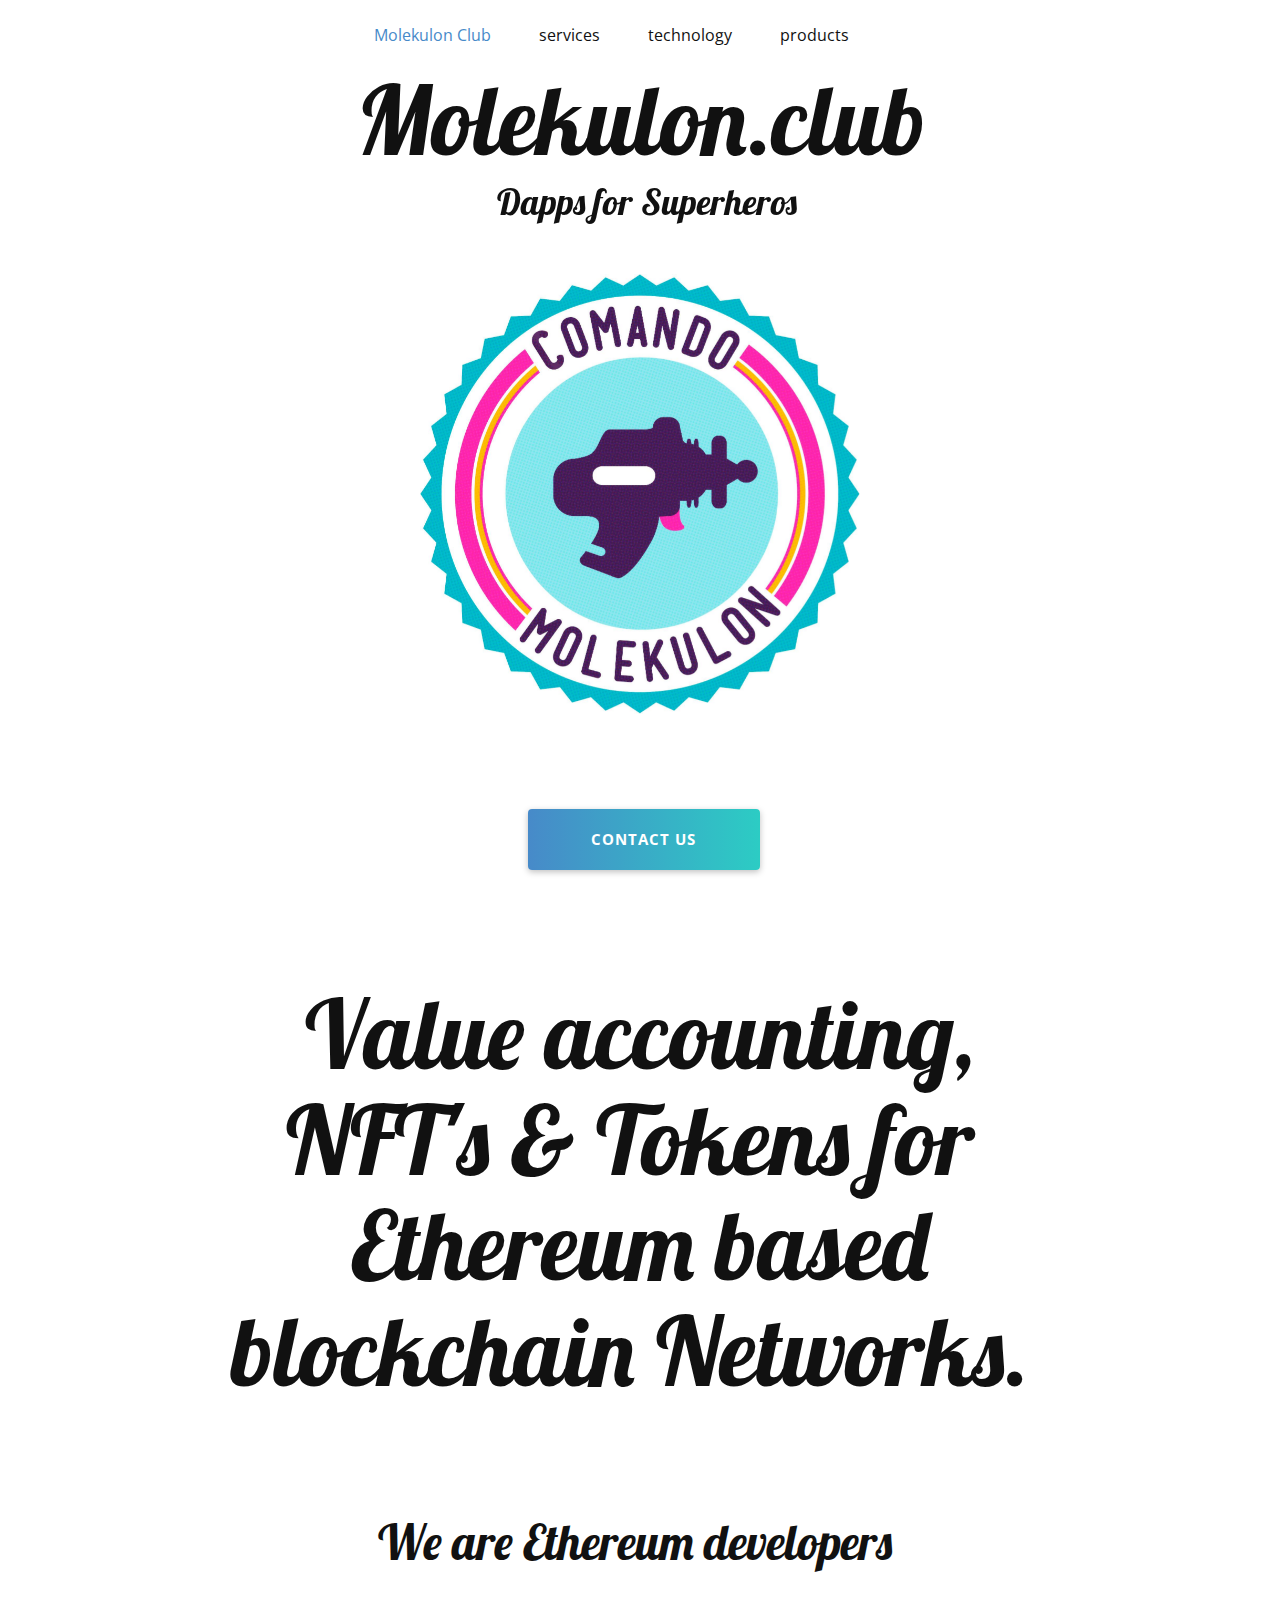
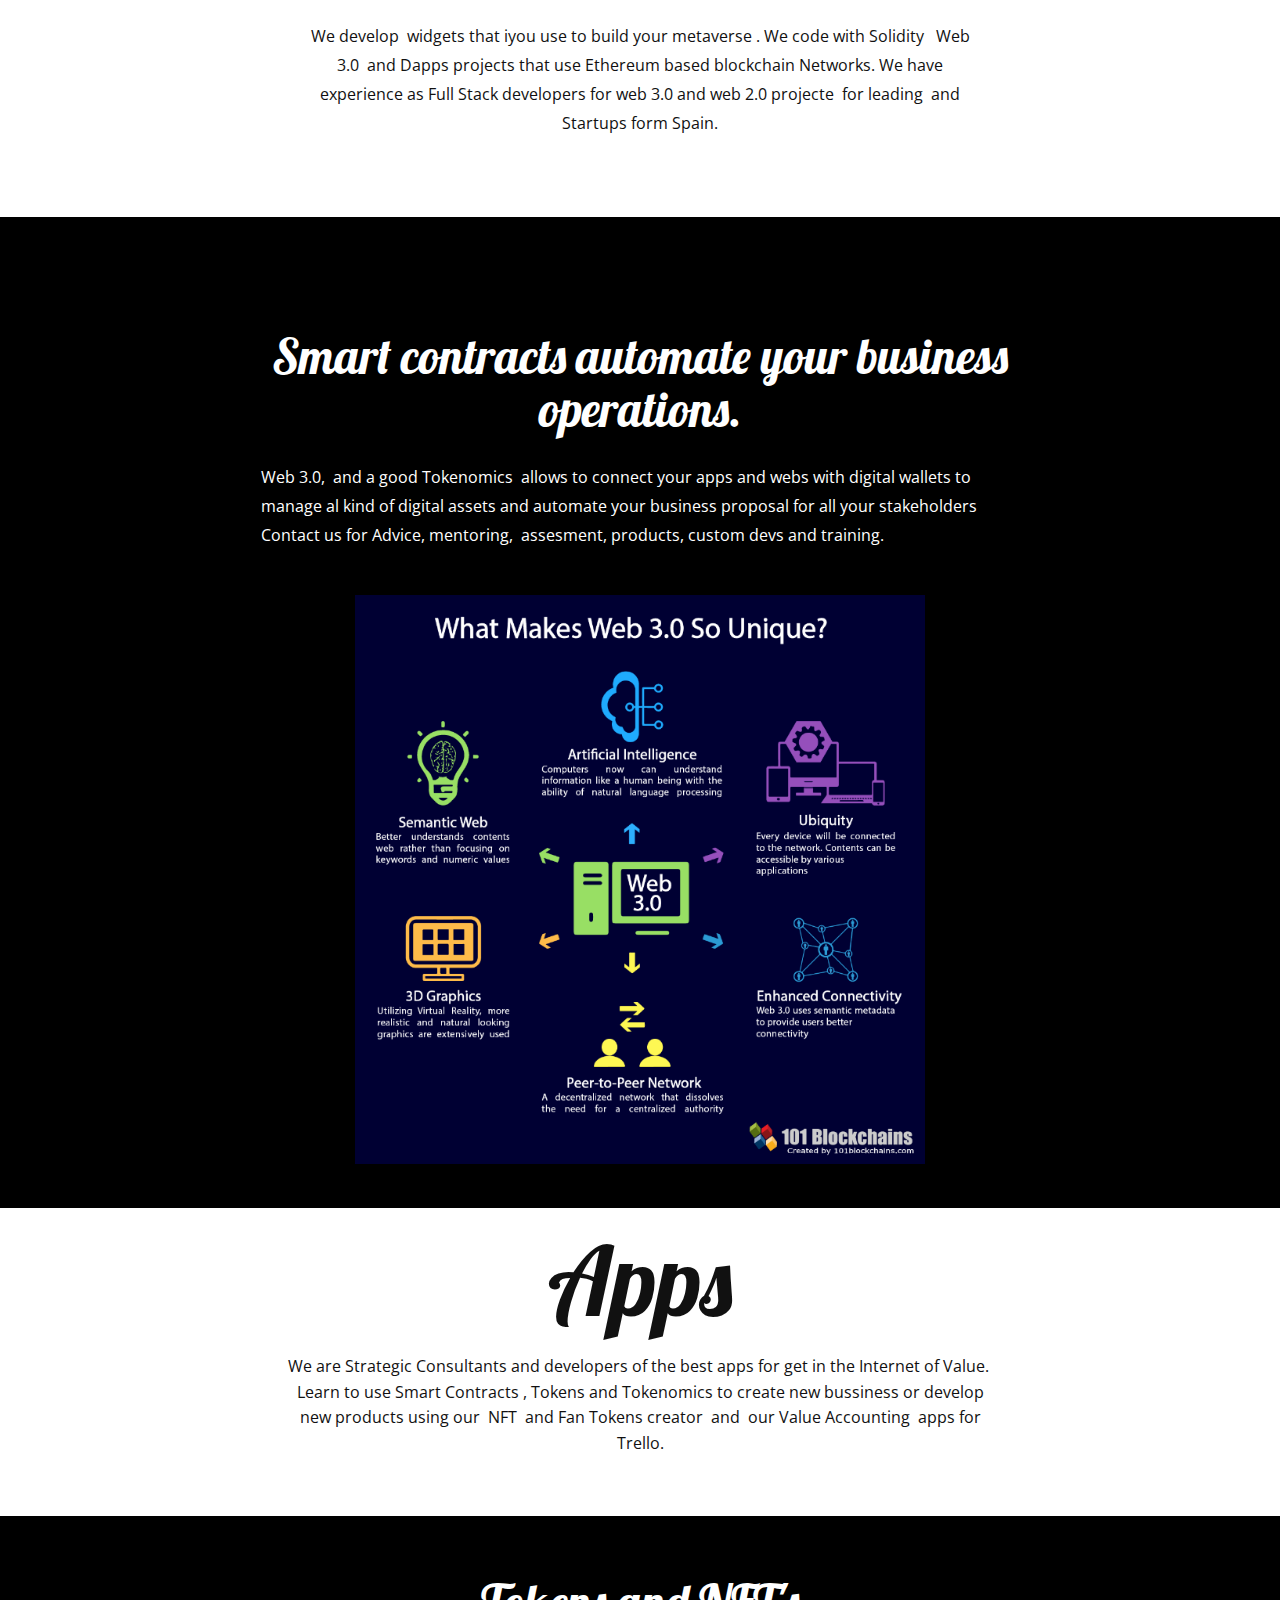
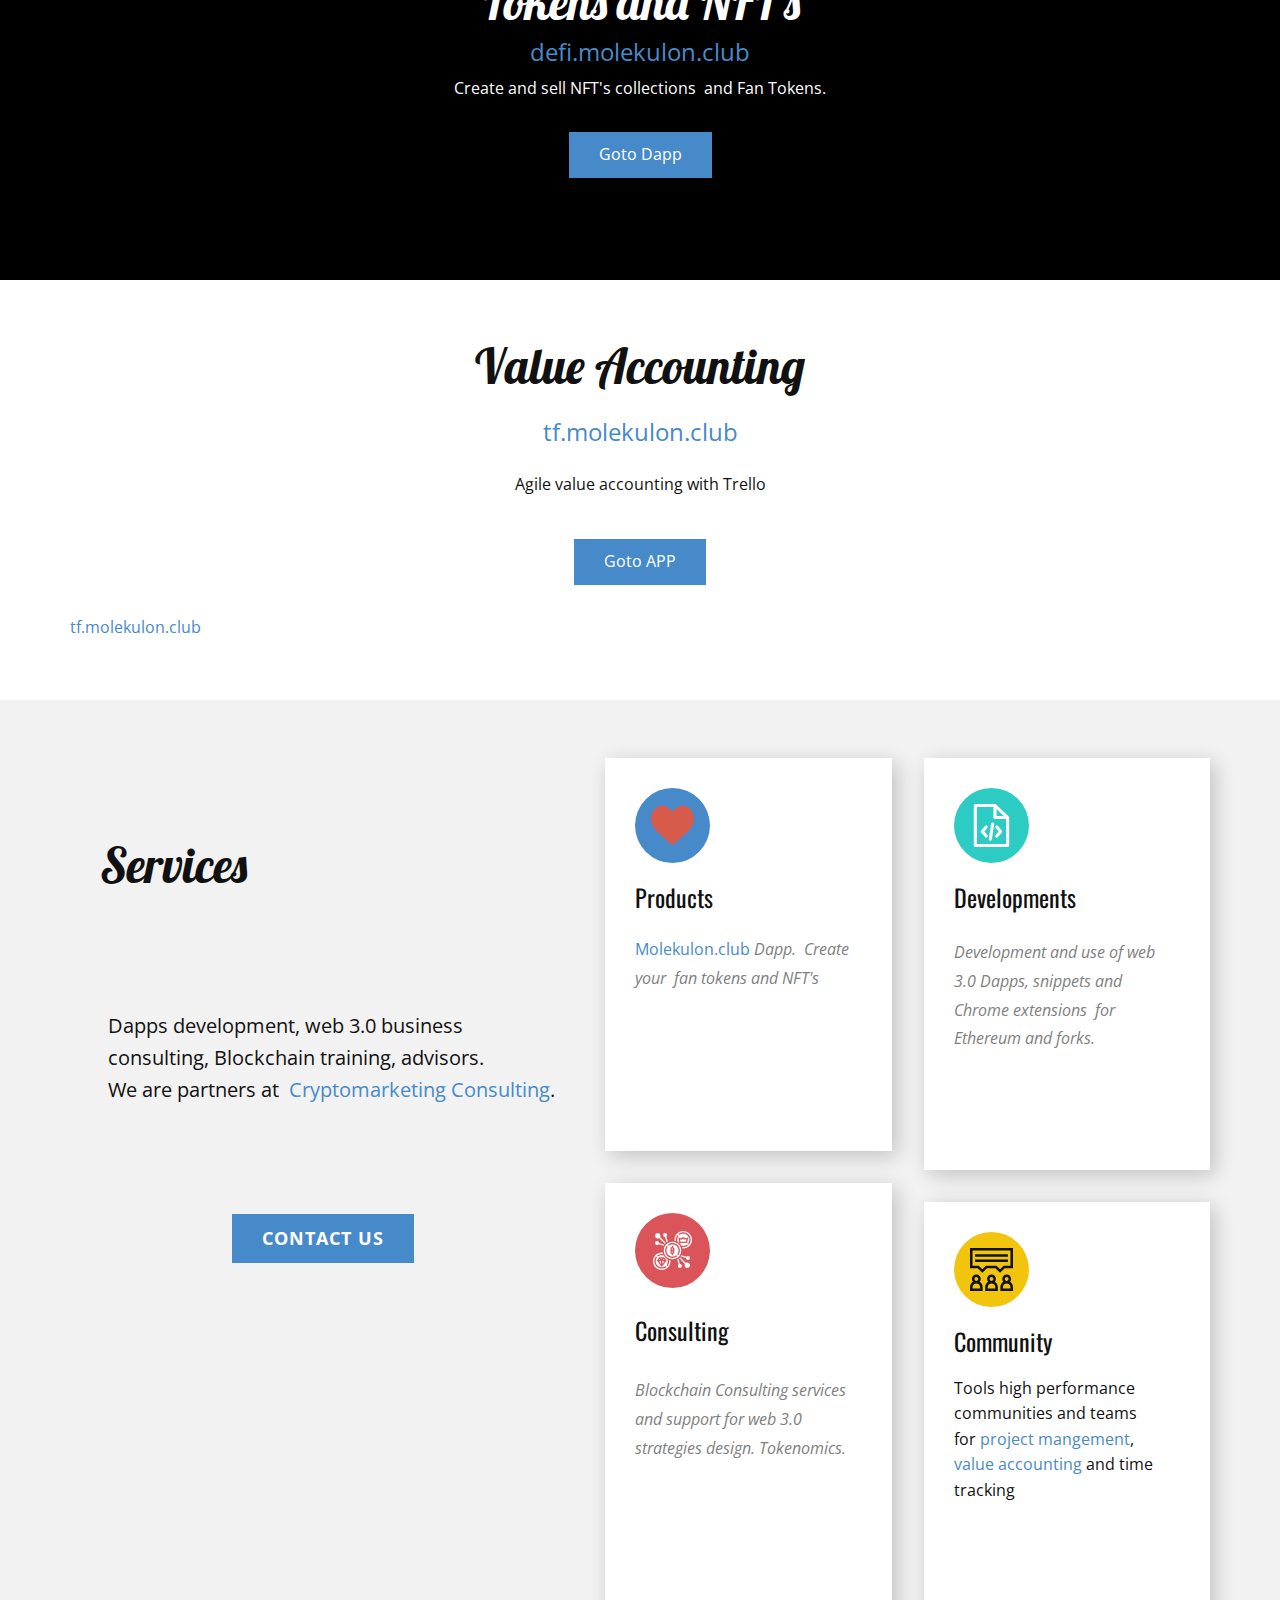
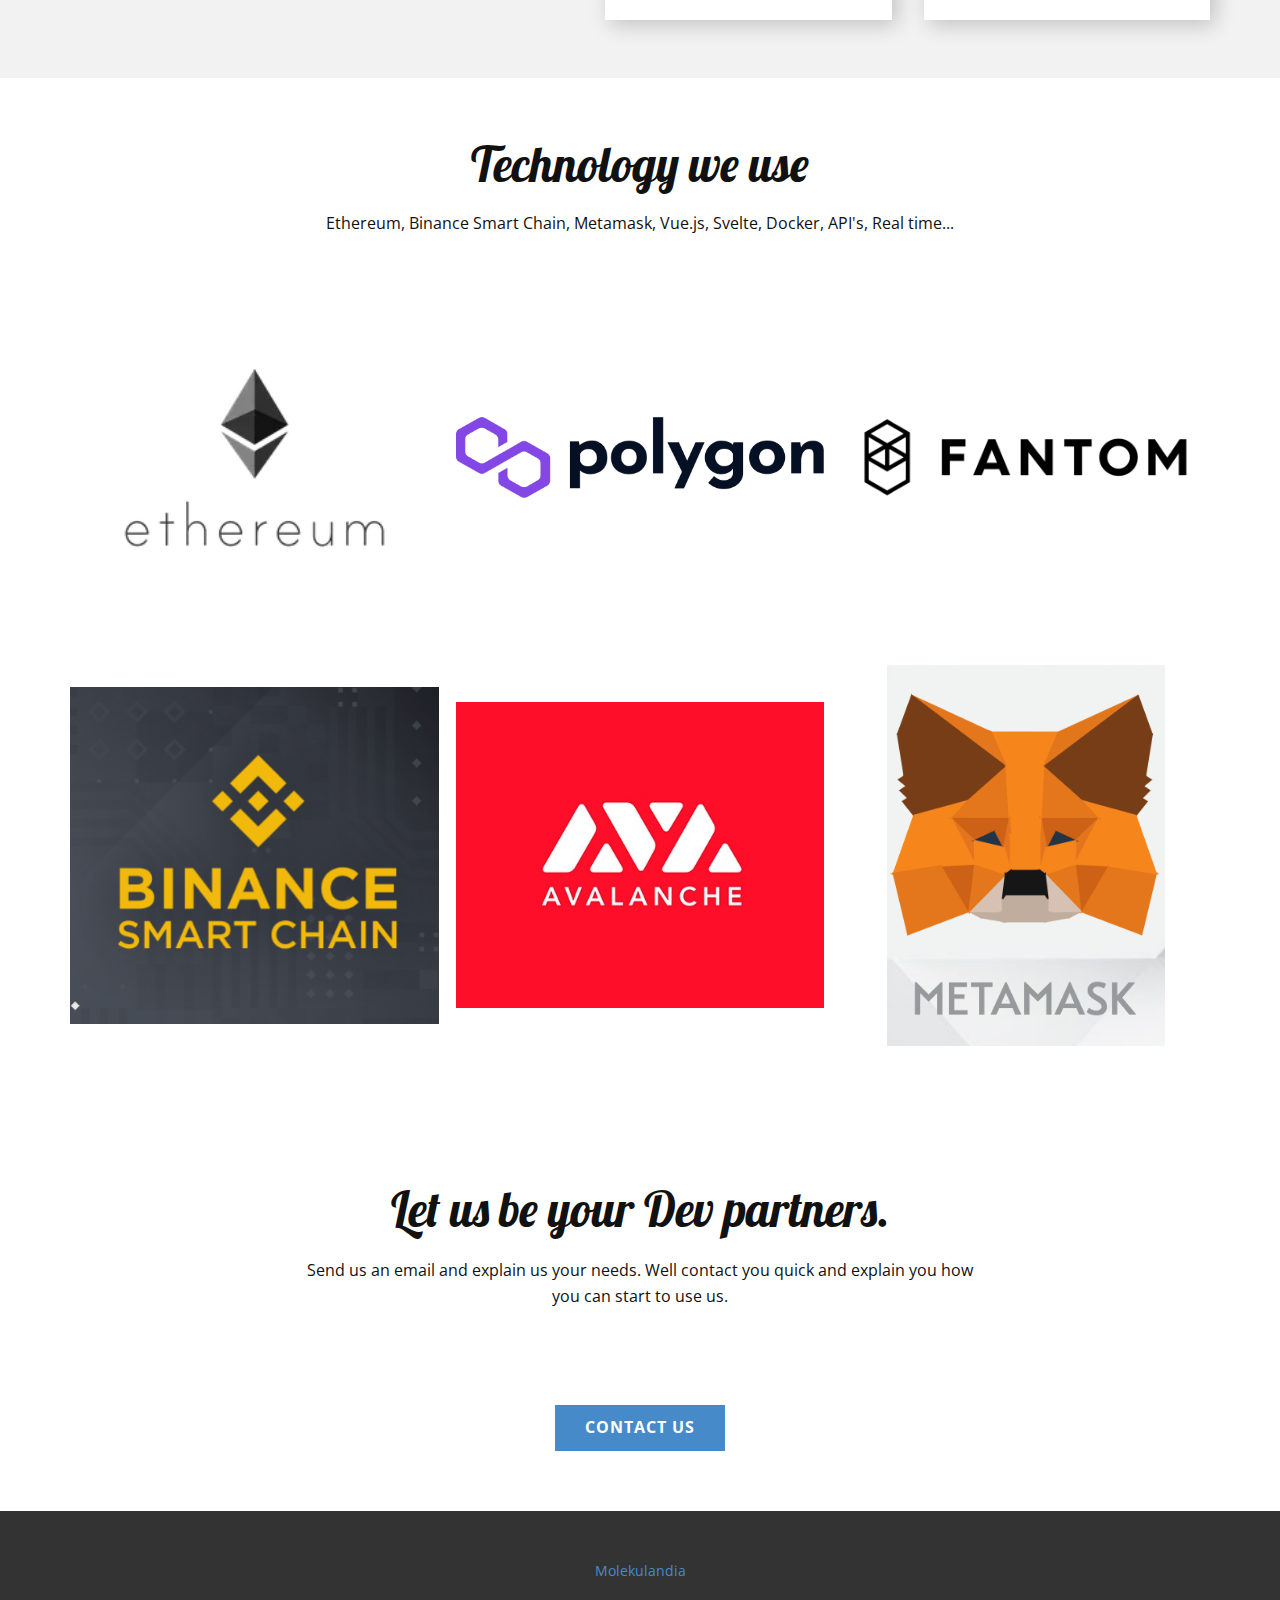
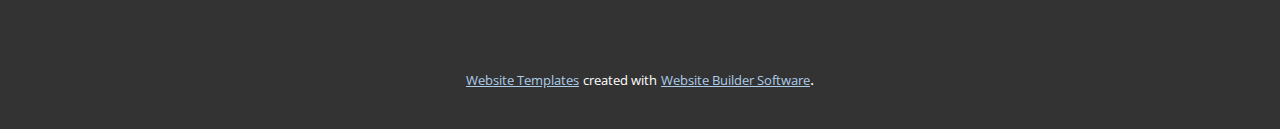
<file: index.html>
<!DOCTYPE html>
<html style="font-size: 16px;" lang="en">
  <head>
    <meta name="viewport" content="width=device-width, initial-scale=1.0">
    <meta charset="utf-8">
    <meta name="keywords" content="Molekulon3, Web30, blockchain, dev,developers,ethereum,erc20,erc721,nft,cyptomarketing,binance,metamask,walletconnect, solidity, html,css">
    <meta name="description" content="We are Blockchain developers">
    <meta name="page_type" content="np-template-header-footer-from-plugin">
    <title>Molekulon Club</title>
    <link rel="stylesheet" href="nicepage.css" media="screen">
<link rel="stylesheet" href="Molekulon-Club.css" media="screen">
    <script class="u-script" type="text/javascript" src="jquery.js" defer=""></script>
    <script class="u-script" type="text/javascript" src="nicepage.js" defer=""></script>
    <meta name="generator" content="Nicepage 3.17.5, nicepage.com">
    <link rel="icon" href="images/favicon.jpg">
    <link id="u-theme-google-font" rel="stylesheet" href="https://fonts.googleapis.com/css?family=Roboto:100,100i,300,300i,400,400i,500,500i,700,700i,900,900i|Open+Sans:300,300i,400,400i,600,600i,700,700i,800,800i">
    <link id="u-page-google-font" rel="stylesheet" href="https://fonts.googleapis.com/css?family=Lobster:400|Lobster:400|Oswald:200,300,400,500,600,700">
    
    
    
    
    
    
    
    
    
    
    <script type="application/ld+json">{
		"@context": "http://schema.org",
		"@type": "Organization",
		"name": "Molekulon Club"
}</script>
    <meta property="og:title" content="Molekulon Club">
    <meta property="og:type" content="website">
    <meta property="og:description" content="We are Blockchain developers">
    <meta name="theme-color" content="#478ac9">
  </head>
  <body data-home-page="Molekulon-Club.html" data-home-page-title="Molekulon Club" class="u-body"><header class="u-align-center u-clearfix u-header u-white u-header" id="sec-0f94"><div class="u-clearfix u-sheet u-sheet-1">
        <nav class="u-menu u-menu-dropdown u-offcanvas u-menu-1">
          <div class="menu-collapse" style="font-size: 1rem; letter-spacing: 0px;">
            <a class="u-button-style u-custom-left-right-menu-spacing u-custom-padding-bottom u-custom-top-bottom-menu-spacing u-nav-link u-text-active-palette-1-base u-text-hover-palette-2-base" href="#">
              <svg><use xmlns:xlink="http://www.w3.org/1999/xlink" xlink:href="#menu-hamburger"></use></svg>
              <svg version="1.1" xmlns="http://www.w3.org/2000/svg" xmlns:xlink="http://www.w3.org/1999/xlink"><defs><symbol id="menu-hamburger" viewBox="0 0 16 16" style="width: 16px; height: 16px;"><rect y="1" width="16" height="2"></rect><rect y="7" width="16" height="2"></rect><rect y="13" width="16" height="2"></rect>
</symbol>
</defs></svg>
            </a>
          </div>
          <div class="u-custom-menu u-nav-container">
            <ul class="u-nav u-unstyled u-nav-1"><li class="u-nav-item"><a class="u-button-style u-nav-link u-text-active-palette-1-base u-text-hover-palette-2-base" href="Molekulon-Club.html" style="padding: 10px 24px;">Molekulon Club</a>
</li><li class="u-nav-item"><a class="u-button-style u-nav-link u-text-active-palette-1-base u-text-hover-palette-2-base" href="#carousel_6379" style="padding: 10px 24px;">services</a>
</li><li class="u-nav-item"><a class="u-button-style u-nav-link u-text-active-palette-1-base u-text-hover-palette-2-base" href="#sec-e9dd" style="padding: 10px 24px;">technology</a>
</li><li class="u-nav-item"><a class="u-button-style u-nav-link u-text-active-palette-1-base u-text-hover-palette-2-base" href="Molekulon-Club.html#productos" data-page-id="81972" style="padding: 10px 24px;">products</a>
</li></ul>
          </div>
          <div class="u-custom-menu u-nav-container-collapse">
            <div class="u-black u-container-style u-inner-container-layout u-opacity u-opacity-95 u-sidenav">
              <div class="u-sidenav-overflow">
                <div class="u-menu-close"></div>
                <ul class="u-align-center u-nav u-popupmenu-items u-unstyled u-nav-2"><li class="u-nav-item"><a class="u-button-style u-nav-link" href="Molekulon-Club.html" style="padding: 10px 24px;">Molekulon Club</a>
</li><li class="u-nav-item"><a class="u-button-style u-nav-link" href="#carousel_6379" style="padding: 10px 24px;">services</a>
</li><li class="u-nav-item"><a class="u-button-style u-nav-link" href="#sec-e9dd" style="padding: 10px 24px;">technology</a>
</li><li class="u-nav-item"><a class="u-button-style u-nav-link" href="Molekulon-Club.html#productos" data-page-id="81972" style="padding: 10px 24px;">products</a>
</li></ul>
              </div>
            </div>
            <div class="u-black u-menu-overlay u-opacity u-opacity-70"></div>
          </div>
        </nav>
        <h1 class="u-custom-font u-text u-text-1" data-animation-name="lightSpeedIn" data-animation-duration="1000" data-animation-delay="0" data-animation-direction="">Molekulon.club</h1>
        <p class="u-custom-font u-text u-text-2">Dapps for Superheros</p>
        <img src="images/logocomandopablo.jpg" alt="" class="u-image u-image-contain u-image-default u-image-1" data-image-width="1675" data-image-height="1675" data-animation-name="rotateIn" data-animation-duration="1000" data-animation-delay="0" data-animation-direction="">
        <a href="mailto:molekulandia@gmail.com?subject=Molekulon3%20BLockchain%20developers%20message" class="u-btn u-btn-round u-button-style u-gradient u-none u-radius-4 u-text-body-alt-color u-btn-1"> contact us</a>
      </div></header>
    <section class="u-clearfix u-section-1" id="sec-a73a">
      <div class="u-clearfix u-sheet u-valign-middle-sm u-valign-middle-xs u-sheet-1">
        <h1 class="u-align-center u-custom-font u-font-lobster u-text u-title u-text-1">Value accounting, NFT's &amp; Tokens for&nbsp; Ethereum based blockchain Networks.&nbsp;</h1>
      </div>
    </section>
    <section class="u-align-center u-clearfix u-section-2" id="sec-ed38">
      <div class="u-clearfix u-sheet u-sheet-1">
        <h1 class="u-custom-font u-text u-text-1">We are Ethereum developers&nbsp;</h1>
        <p class="u-text u-text-2">We develop&nbsp; widgets that iyou use to build your metaverse . We code with Solidity&nbsp; &nbsp;Web 3.0&nbsp; and Dapps projects that use Ethereum based blockchain Networks. We have experience as Full Stack developers for web 3.0 and web 2.0 projecte&nbsp; for leading&nbsp; and Startups form Spain.</p>
      </div>
    </section>
    <section class="u-align-center u-black u-clearfix u-section-3" id="sec-be6b">
      <div class="u-clearfix u-sheet u-sheet-1">
        <h1 class="u-align-center u-custom-font u-text u-text-1">Smart contracts automate your business operations.</h1>
        <p class="u-align-left u-text u-text-2">Web 3.0,&nbsp; and a good Tokenomics&nbsp; allows to connect your apps and webs with digital wallets to manage al kind of digital assets and automate your business proposal for all your stakeholders<br>Contact us for Advice, mentoring,&nbsp; assesment, products, custom devs and training.&nbsp;
        </p>
        <img src="images/ScreenShot2020-10-08at14.36.52.png" alt="" class="u-image u-image-contain u-image-default u-image-1" data-image-width="728" data-image-height="727">
      </div>
    </section>
    <section class="u-clearfix u-section-4" id="productos">
      <div class="u-clearfix u-sheet u-sheet-1">
        <h1 class="u-align-center u-custom-font u-font-lobster u-text u-title u-text-1">Apps</h1>
        <p class="u-align-center u-text u-text-2">We are Strategic Consultants and developers of the best apps for get in the Internet of Value.&nbsp;<br>Learn to use Smart Contracts , Tokens and Tokenomics to create new bussiness or develop new products using our&nbsp; NFT&nbsp; and Fan Tokens creator&nbsp; and&nbsp; our Value Accounting&nbsp; apps for Trello.
        </p>
      </div>
    </section>
    <section class="u-align-center u-black u-clearfix u-section-5" id="sec-7011">
      <div class="u-align-center u-clearfix u-sheet u-sheet-1">
        <h2 class="u-custom-font u-text u-text-1">Tokens and NFT's</h2>
        <p class="u-text u-text-2">
          <a href="https://tf.molekulon.club/" c="" class="u-active-none u-border-none u-btn u-button-link u-button-style u-hover-none u-none u-text-palette-1-base u-btn-1">defi.mole​kulon.club<span style="font-size: 1.25rem;"></span>
          </a>
        </p>
        <p class="u-text u-text-3">Create and sell NFT's collections&nbsp; and Fan Tokens.</p>
        <a href="https://defi.molekulon.club" class="u-btn u-button-style u-palette-1-base u-btn-2" target="_blank">Goto Dapp</a>
      </div>
    </section>
    <section class="u-align-center u-clearfix u-white u-section-6" id="carousel_b81e">
      <div class="u-align-center u-clearfix u-sheet u-sheet-1">
        <h2 class="u-custom-font u-text u-text-1">Value Accounting</h2>
        <p class="u-text u-text-2">
          <a href="https://tf.mole​kulon.club" class="u-active-none u-border-none u-btn u-button-link u-button-style u-hover-none u-none u-text-palette-1-base u-btn-1">tf.mole​kulon.club</a>
        </p>
        <p class="u-text u-text-3">Agile value accounting with Trello</p>
        <a href="https://tf.molekulon.club" class="u-btn u-button-style u-palette-1-base u-btn-2" target="_blank">Goto APP</a>
        <a href="https://tf.mole​kulon.club" class="u-active-none u-border-none u-btn u-button-link u-button-style u-hover-none u-none u-text-palette-1-base u-btn-3">tf.mole​kulon.club</a>
      </div>
    </section>
    <section class="u-align-left u-clearfix u-grey-5 u-section-7" id="carousel_6379">
      <div class="u-clearfix u-sheet u-valign-middle-lg u-valign-middle-xl u-sheet-1">
        <div class="u-align-left u-container-style u-expanded-width-md u-expanded-width-sm u-expanded-width-xs u-group u-group-1">
          <div class="u-container-layout u-container-layout-1">
            <h1 class="u-custom-font u-text u-text-1">Services</h1>
            <p class="u-text u-text-2">Dapps development, web 3.0 business consulting, Blockchain training, advisors.<br>We are partners at&nbsp; <a href="https://cryptomarketing.es/english" class="u-active-none u-border-none u-btn u-button-link u-button-style u-hover-none u-none u-text-palette-1-base u-btn-1">Cryptomarketing Consulting</a>.
            </p>
            <a href="mailto:molekulandia@gmail.com?subject=%5BMolekulon3%5D%20Mail%20for%20founders" class="u-border-0 u-btn u-button-style u-hover-palette-1-dark-1 u-palette-1-base u-btn-2">contact us</a>
          </div>
        </div>
        <div class="u-clearfix u-expanded-width-md u-expanded-width-sm u-expanded-width-xs u-gutter-32 u-layout-wrap u-layout-wrap-1">
          <div class="u-gutter-0 u-layout">
            <div class="u-layout-row">
              <div class="u-size-30">
                <div class="u-layout-col">
                  <div class="u-align-left u-container-style u-layout-cell u-left-cell u-size-30 u-white u-layout-cell-1">
                    <div class="u-container-layout u-valign-top u-container-layout-2"><span class="u-icon u-icon-circle u-palette-1-base u-spacing-16 u-icon-1"><svg class="u-svg-link" preserveAspectRatio="xMidYMin slice" viewBox="0 0 50 50" style=""><use xmlns:xlink="http://www.w3.org/1999/xlink" xlink:href="#svg-19f0"></use></svg><svg xmlns="http://www.w3.org/2000/svg" xmlns:xlink="http://www.w3.org/1999/xlink" version="1.1" xml:space="preserve" class="u-svg-content" viewBox="0 0 50 50" x="0px" y="0px" id="svg-19f0" style=""><path style="fill:currentColor;" d="M24.85,10.126c2.018-4.783,6.628-8.125,11.99-8.125c7.223,0,12.425,6.179,13.079,13.543
	c0,0,0.353,1.828-0.424,5.119c-1.058,4.482-3.545,8.464-6.898,11.503L24.85,48L7.402,32.165c-3.353-3.038-5.84-7.021-6.898-11.503
	c-0.777-3.291-0.424-5.119-0.424-5.119C0.734,8.179,5.936,2,13.159,2C18.522,2,22.832,5.343,24.85,10.126z"></path></svg></span>
                      <h4 class="u-custom-font u-font-oswald u-text u-text-3">Products</h4>
                      <p class="u-text u-text-grey-50 u-text-4">
                        <a href="defi.molekulon.club" class="u-active-none u-border-none u-btn u-button-link u-button-style u-hover-none u-none u-text-palette-1-base u-btn-3">Molekulon.club</a>&nbsp;Dapp.&nbsp; Create your&nbsp; fan tokens and NFT's<br>
                        <br>
                      </p>
                    </div>
                  </div>
                  <div class="u-align-left u-container-style u-layout-cell u-left-cell u-size-30 u-white u-layout-cell-2">
                    <div class="u-container-layout u-valign-top u-container-layout-3"><span class="u-icon u-icon-circle u-palette-2-base u-spacing-16 u-icon-2"><svg class="u-svg-link" preserveAspectRatio="xMidYMin slice" viewBox="0 0 64 64" style=""><use xmlns:xlink="http://www.w3.org/1999/xlink" xlink:href="#svg-1129"></use></svg><svg xmlns="http://www.w3.org/2000/svg" xmlns:xlink="http://www.w3.org/1999/xlink" version="1.1" xml:space="preserve" class="u-svg-content" viewBox="0 0 64 64" id="svg-1129"><path d="m17 44h-2l1 1.333z"></path><path d="m13 44.667-1 1.333h2z"></path><path d="m26.82 46.059c.116.639.18 1.287.18 1.941 0 2.536-.885 5.011-2.491 6.97l-1.547-1.269c1.314-1.602 2.038-3.627 2.038-5.701 0-1.045-.191-2.071-.551-3.06-2.224-1.303-4.079-3.157-5.383-5.379-2.96-1.074-6.356-.501-8.767 1.477l-1.268-1.547c2.47-2.024 5.787-2.83 8.921-2.279-.256-.688-.476-1.393-.63-2.124-.465-.053-.911-.088-1.322-.088-7.168 0-13 5.832-13 13s5.832 13 13 13 13-5.832 13-13c0-.412-.036-.857-.088-1.323-.719-.151-1.414-.367-2.092-.618zm-14.32-4.059h7l3.75 5-7.25 9.667-7.25-9.667zm3.5 17c-6.065 0-11-4.935-11-11 0-2.536.885-5.011 2.491-6.97l1.547 1.269c-1.314 1.602-2.038 3.627-2.038 5.701 0 4.962 4.037 9 9 9 2.074 0 4.099-.724 5.701-2.038l1.268 1.547c-1.959 1.606-4.434 2.491-6.969 2.491z"></path><path d="m32 33h-1v2h1c.552 0 1-.449 1-1s-.448-1-1-1z"></path><path d="m17 52 3-4h-3z"></path><path d="m19 44.667-1 1.333h2z"></path><path d="m15 52v-4h-3z"></path><path d="m37.18 17.941c-.116-.639-.18-1.287-.18-1.941 0-2.536.885-5.011 2.491-6.97l1.547 1.269c-1.314 1.602-2.038 3.627-2.038 5.701 0 1.045.191 2.071.551 3.06.937.549 1.807 1.196 2.601 1.929l-1.398-8.385 4.521 1.293 2.721-2.177 2.724 2.178 4.526-1.293-1.399 8.395h-11.683c1.084 1.002 2.019 2.159 2.77 3.44 2.959 1.073 6.356.5 8.767-1.477l1.268 1.547c-1.959 1.605-4.434 2.49-6.969 2.49-.654 0-1.302-.064-1.941-.18.251.678.467 1.372.618 2.092.466.053.912.088 1.323.088 7.168 0 13-5.832 13-13s-5.832-13-13-13-13 5.832-13 13c0 .412.036.857.088 1.323.719.151 1.414.367 2.092.618zm10.82-12.941c6.065 0 11 4.935 11 11 0 2.536-.885 5.011-2.491 6.97l-1.547-1.269c1.314-1.602 2.038-3.627 2.038-5.701 0-4.962-4.037-9-9-9-2.074 0-4.099.724-5.701 2.038l-1.268-1.547c1.959-1.606 4.434-2.491 6.969-2.491z"></path><path d="m45 32c0-7.168-5.832-13-13-13s-13 5.832-13 13 5.832 13 13 13 13-5.832 13-13zm-13 11c-6.065 0-11-4.935-11-11 0-2.536.885-5.011 2.491-6.97l1.547 1.269c-1.314 1.602-2.038 3.627-2.038 5.701 0 4.962 4.037 9 9 9 2.074 0 4.099-.724 5.701-2.038l1.268 1.547c-1.959 1.606-4.434 2.491-6.969 2.491zm3-13c0 .768-.29 1.469-.766 2 .476.531.766 1.232.766 2 0 1.302-.839 2.402-2 2.816v2.184h-2v-2h-2v-10h2v-2h2v2.184c1.161.414 2 1.514 2 2.816zm3.962 7.701c1.314-1.602 2.038-3.627 2.038-5.701 0-4.962-4.037-9-9-9-2.074 0-4.099.724-5.701 2.038l-1.268-1.547c1.959-1.606 4.434-2.491 6.969-2.491 6.065 0 11 4.935 11 11 0 2.536-.885 5.011-2.491 6.97z"></path><path d="m32 29h-1v2h1c.552 0 1-.449 1-1s-.448-1-1-1z"></path><path d="m52.754 15.396-2.478.707-2.28-1.822-2.277 1.823-2.473-.708.601 3.604h8.306z"></path><path d="m54 50c-.74 0-1.424.215-2.019.567l-8.701-8.701c-.44.502-.912.974-1.414 1.414l8.701 8.701c-.352.595-.567 1.279-.567 2.019 0 2.206 1.794 4 4 4s4-1.794 4-4-1.794-4-4-4z"></path><path d="m55 40c-.984 0-1.851.482-2.398 1.216l-7.322-2.253c-.322.613-.689 1.197-1.09 1.757l7.823 2.407c.068 1.594 1.376 2.873 2.987 2.873 1.654 0 3-1.346 3-3s-1.346-3-3-3z"></path><path d="m43.127 52.013-2.407-7.824c-.56.401-1.144.768-1.757 1.091l2.253 7.323c-.734.547-1.216 1.413-1.216 2.397 0 1.654 1.346 3 3 3s3-1.346 3-3c0-1.611-1.279-2.919-2.873-2.987z"></path><path d="m10 14c.74 0 1.424-.215 2.019-.567l8.701 8.701c.44-.502.912-.974 1.414-1.414l-8.701-8.701c.352-.595.567-1.279.567-2.019 0-2.206-1.794-4-4-4s-4 1.794-4 4 1.794 4 4 4z"></path><path d="m9 24c.984 0 1.851-.482 2.398-1.216l7.323 2.253c.322-.613.689-1.197 1.09-1.757l-7.824-2.407c-.068-1.594-1.376-2.873-2.987-2.873-1.654 0-3 1.346-3 3s1.346 3 3 3z"></path><path d="m20.872 11.987 2.408 7.824c.56-.401 1.144-.768 1.757-1.091l-2.253-7.322c.734-.547 1.216-1.414 1.216-2.398 0-1.654-1.346-3-3-3s-3 1.346-3 3c0 1.611 1.278 2.919 2.872 2.987z"></path></svg></span>
                      <h4 class="u-custom-font u-font-oswald u-text u-text-5">Consulting</h4>
                      <p class="u-text u-text-grey-50 u-text-6">Blockchain Consulting services and support for web 3.0 strategies design. Tokenomics.</p>
                    </div>
                  </div>
                </div>
              </div>
              <div class="u-size-30">
                <div class="u-layout-col">
                  <div class="u-align-left u-container-style u-layout-cell u-right-cell u-size-30 u-white u-layout-cell-3">
                    <div class="u-container-layout u-container-layout-4"><span class="u-icon u-icon-circle u-palette-4-base u-spacing-16 u-icon-3"><svg class="u-svg-link" preserveAspectRatio="xMidYMin slice" viewBox="0 0 512 512" style=""><use xmlns:xlink="http://www.w3.org/1999/xlink" xlink:href="#svg-9e4f"></use></svg><svg xmlns="http://www.w3.org/2000/svg" xmlns:xlink="http://www.w3.org/1999/xlink" version="1.1" xml:space="preserve" class="u-svg-content" viewBox="0 0 512 512" x="0px" y="0px" id="svg-9e4f" style="enable-background:new 0 0 512 512;"><g><g><path d="M460.943,147.656L310.318,5.089C306.859,1.822,302.291,0,297.53,0H63.845C53.574,0,45.249,8.325,45.249,18.596v474.809    c0,10.271,8.325,18.596,18.596,18.596h384.31c10.271,0,18.596-8.325,18.596-18.596V161.162    C466.751,156.055,464.649,151.17,460.943,147.656z M429.559,474.809H82.441V37.191h207.689l139.43,131.973V474.809z"></path>
</g>
</g><g><g><path d="M379.332,316.566l-45.249-53.927c-6.595-7.86-18.323-8.901-26.201-2.287c-7.86,6.601-8.889,18.329-2.287,26.201    l35.22,41.97l-35.214,41.97c-6.608,7.872-5.579,19.606,2.287,26.201c3.49,2.926,7.73,4.351,11.945,4.351    c5.306,0,10.581-2.256,14.25-6.645l45.249-53.927C385.141,333.562,385.141,323.477,379.332,316.566z"></path>
</g>
</g><g><g><path d="M206.405,370.493l-35.226-41.97l35.22-41.964c6.601-7.872,5.579-19.606-2.293-26.201    c-7.866-6.602-19.594-5.573-26.201,2.287l-45.249,53.927c-5.802,6.911-5.802,16.996,0,23.908l45.249,53.927    c3.682,4.382,8.951,6.639,14.257,6.639c4.221,0,8.461-1.426,11.951-4.351C211.978,390.093,213.007,378.366,206.405,370.493z"></path>
</g>
</g><g><g><path d="M272.426,220.259c-10.066-1.531-19.631,5.442-21.174,15.596l-27.274,179.758c-1.543,10.159,5.442,19.637,15.596,21.174    c0.948,0.143,1.884,0.211,2.814,0.211c9.037,0,16.959-6.595,18.36-15.806l27.274-179.758    C289.565,231.28,282.579,221.803,272.426,220.259z"></path>
</g>
</g><g><g><path d="M316.126,142.567V18.596h-37.191v142.567c0,10.271,8.325,18.596,18.596,18.596h150.625v-37.191H316.126z"></path>
</g>
</g></svg></span>
                      <h4 class="u-custom-font u-font-oswald u-text u-text-7">Developments</h4>
                      <p class="u-text u-text-grey-50 u-text-8">Development and use of web&nbsp; 3.0 Dapps, snippets and Chrome extensions&nbsp; for&nbsp; Ethereum and forks.</p>
                    </div>
                  </div>
                  <div class="u-align-left u-container-style u-layout-cell u-right-cell u-size-30 u-white u-layout-cell-4" data-href="https://www.timefounder.com">
                    <div class="u-container-layout u-container-layout-5"><span class="u-icon u-icon-circle u-palette-3-base u-spacing-16 u-icon-4"><svg class="u-svg-link" preserveAspectRatio="xMidYMin slice" viewBox="0 0 510 510" style=""><use xmlns:xlink="http://www.w3.org/1999/xlink" xlink:href="#svg-9349"></use></svg><svg xmlns="http://www.w3.org/2000/svg" xmlns:xlink="http://www.w3.org/1999/xlink" version="1.1" xml:space="preserve" class="u-svg-content" viewBox="0 0 510 510" id="svg-9349"><g><path d="m114.913 401.549c7.838-9.175 12.587-21.064 12.587-34.049 0-28.948-23.551-52.5-52.5-52.5s-52.5 23.552-52.5 52.5c0 12.984 4.749 24.874 12.587 34.049-21.06 13.295-35.087 36.759-35.087 63.451v45h150v-45c0-26.692-14.027-50.156-35.087-63.451zm-62.413-34.049c0-12.406 10.093-22.5 22.5-22.5s22.5 10.094 22.5 22.5-10.093 22.5-22.5 22.5-22.5-10.094-22.5-22.5zm67.5 112.5h-90v-15c0-24.814 20.187-45 45-45s45 20.186 45 45z"></path><path d="m294.913 401.549c7.839-9.175 12.587-21.064 12.587-34.049 0-28.948-23.552-52.5-52.5-52.5-28.949 0-52.5 23.552-52.5 52.5 0 12.984 4.749 24.874 12.587 34.049-21.06 13.295-35.087 36.759-35.087 63.451v45h150v-45c0-26.693-14.027-50.156-35.087-63.451zm-62.413-34.049c0-12.406 10.093-22.5 22.5-22.5 12.406 0 22.5 10.094 22.5 22.5s-10.094 22.5-22.5 22.5c-12.407 0-22.5-10.094-22.5-22.5zm67.5 112.5h-90v-15c0-24.814 20.187-45 45-45 24.814 0 45 20.186 45 45z"></path><path d="m474.913 401.549c7.839-9.175 12.587-21.064 12.587-34.049 0-28.948-23.552-52.5-52.5-52.5s-52.5 23.552-52.5 52.5c0 12.984 4.748 24.874 12.587 34.049-21.06 13.295-35.087 36.758-35.087 63.451v45h150v-45c0-26.693-14.027-50.156-35.087-63.451zm-62.413-34.049c0-12.406 10.094-22.5 22.5-22.5s22.5 10.094 22.5 22.5-10.094 22.5-22.5 22.5-22.5-10.094-22.5-22.5zm67.5 112.5h-90v-15c0-24.814 20.186-45 45-45s45 20.186 45 45z"></path><path d="m0 0v240h91.507l54.853 54.853 54.853-54.853h100.294l54.853 54.853 54.853-54.853h98.787v-240zm480 210h-81.213l-42.427 42.427-42.426-42.427h-125.147l-42.426 42.427-42.427-42.427h-73.934v-180h450z"></path><path d="m60 75h390v30h-390z"></path><path d="m60 135h390v30h-390z"></path>
</g></svg></span>
                      <h4 class="u-custom-font u-font-oswald u-text u-text-9">Community</h4>
                      <p class="u-text u-text-10">Tools high performance communities and teams for&nbsp;<a href="https://trello.com" class="u-active-none u-border-none u-btn u-button-link u-button-style u-hover-none u-none u-text-palette-1-base u-btn-4">project mangement</a>, <a href="https://timefounder.com" class="u-active-none u-border-none u-btn u-button-link u-button-style u-hover-none u-none u-text-palette-1-base u-btn-5">value accounting</a> and time tracking
                      </p>
                    </div>
                  </div>
                </div>
              </div>
            </div>
          </div>
        </div>
      </div>
    </section>
    <section class="u-align-center u-clearfix u-white u-section-8" id="sec-e9dd">
      <div class="u-clearfix u-sheet u-sheet-1">
        <h2 class="u-custom-font u-text u-text-1">Technology we use</h2>
        <p class="u-text u-text-2">Ethereum, Binance Smart Chain, Metamask, Vue.js, Svelte, Docker, API's, Real time...</p>
        <div class="u-expanded-width u-gallery u-layout-grid u-lightbox u-show-text-on-hover u-gallery-1">
          <div class="u-gallery-inner u-gallery-inner-1">
            <div class="u-effect-fade u-gallery-item" data-href="https://ethereum.org">
              <div class="u-back-slide">
                <img class="u-back-image u-expanded u-image-contain" src="images/ethereum-logo-portrait-black-small.webp">
              </div>
              <div class="u-over-slide u-shading u-over-slide-1">
                <h3 class="u-gallery-heading"></h3>
                <p class="u-gallery-text"></p>
              </div>
            </div>
            <div class="u-effect-fade u-gallery-item u-gallery-item-2" data-image-width="1280" data-image-height="720">
              <div class="u-back-slide" data-image-width="1090" data-image-height="240">
                <img class="u-back-image u-expanded u-image-contain u-back-image-2" src="images/Polygonlogo.png">
              </div>
              <div class="u-over-slide u-shading u-over-slide-2">
                <h3 class="u-gallery-heading" style="background-image: none;"></h3>
                <p class="u-gallery-text" style="background-image: none;"></p>
              </div>
            </div>
            <div class="u-effect-fade u-gallery-item">
              <div class="u-back-slide" data-image-width="820" data-image-height="312">
                <img class="u-back-image u-expanded u-image-contain" src="images/fantom-logo-820x312.png">
              </div>
              <div class="u-over-slide u-shading u-over-slide-3">
                <h3 class="u-gallery-heading"></h3>
                <p class="u-gallery-text"></p>
              </div>
            </div>
            <div class="u-effect-fade u-gallery-item">
              <div class="u-back-slide">
                <img class="u-back-image u-expanded u-image-contain" src="images/ScreenShot2020-10-08at19.31.111.png">
              </div>
              <div class="u-over-slide u-shading u-over-slide-4">
                <h3 class="u-gallery-heading"></h3>
                <p class="u-gallery-text"></p>
              </div>
            </div>
            <div class="u-effect-fade u-gallery-item u-gallery-item-5" data-image-width="2000" data-image-height="1333">
              <div class="u-back-slide" data-image-width="471" data-image-height="391">
                <img class="u-back-image u-expanded u-image-contain" src="images/ScreenShot2021-09-17at14.43.26.png">
              </div>
              <div class="u-over-slide u-shading u-over-slide-5">
                <h3 class="u-gallery-heading" style="background-image: none;"></h3>
                <p class="u-gallery-text" style="background-image: none;"></p>
              </div>
            </div>
            <div class="u-effect-fade u-gallery-item">
              <div class="u-back-slide">
                <img class="u-back-image u-expanded u-image-contain" src="images/ScreenShot2020-10-08at19.21.56.png">
              </div>
              <div class="u-over-slide u-shading u-over-slide-6">
                <h3 class="u-gallery-heading"></h3>
                <p class="u-gallery-text"></p>
              </div>
            </div>
          </div>
        </div>
      </div>
    </section>
    <section class="u-align-center u-clearfix u-section-9" id="sec-8dd8">
      <div class="u-clearfix u-sheet u-sheet-1">
        <h2 class="u-custom-font u-font-lobster u-text u-text-1">Let us be your Dev partners.</h2>
        <p class="u-text u-text-2">Send us an email and explain us your needs. Well contact you quick and explain you how you can start to use us.</p>
        <a href="mailto:molekulandia@gmail.com?subject=%5BMolekulon3%5D%20Mail%20for%20founders" class="u-btn u-button-style u-hover-palette-1-dark-1 u-palette-1-base u-btn-1">contact us</a>
      </div>
    </section>
    
    
    <footer class="u-align-center u-clearfix u-footer u-grey-80 u-footer" id="sec-e301"><div class="u-clearfix u-sheet u-sheet-1">
        <p class="u-small-text u-text u-text-variant u-text-1">
          <a href="molekulon.club" class="u-active-none u-border-none u-btn u-button-link u-button-style u-hover-none u-none u-text-palette-1-base u-btn-1">Molekulandia</a>
        </p>
      </div></footer>
    <section class="u-backlink u-clearfix u-grey-80">
      <a class="u-link" href="https://nicepage.com/website-templates" target="_blank">
        <span>Website Templates</span>
      </a>
      <p class="u-text">
        <span>created with</span>
      </p>
      <a class="u-link" href="https://nicepage.com/" target="_blank">
        <span>Website Builder Software</span>
      </a>. 
    </section>
  </body>
</html>
</file>
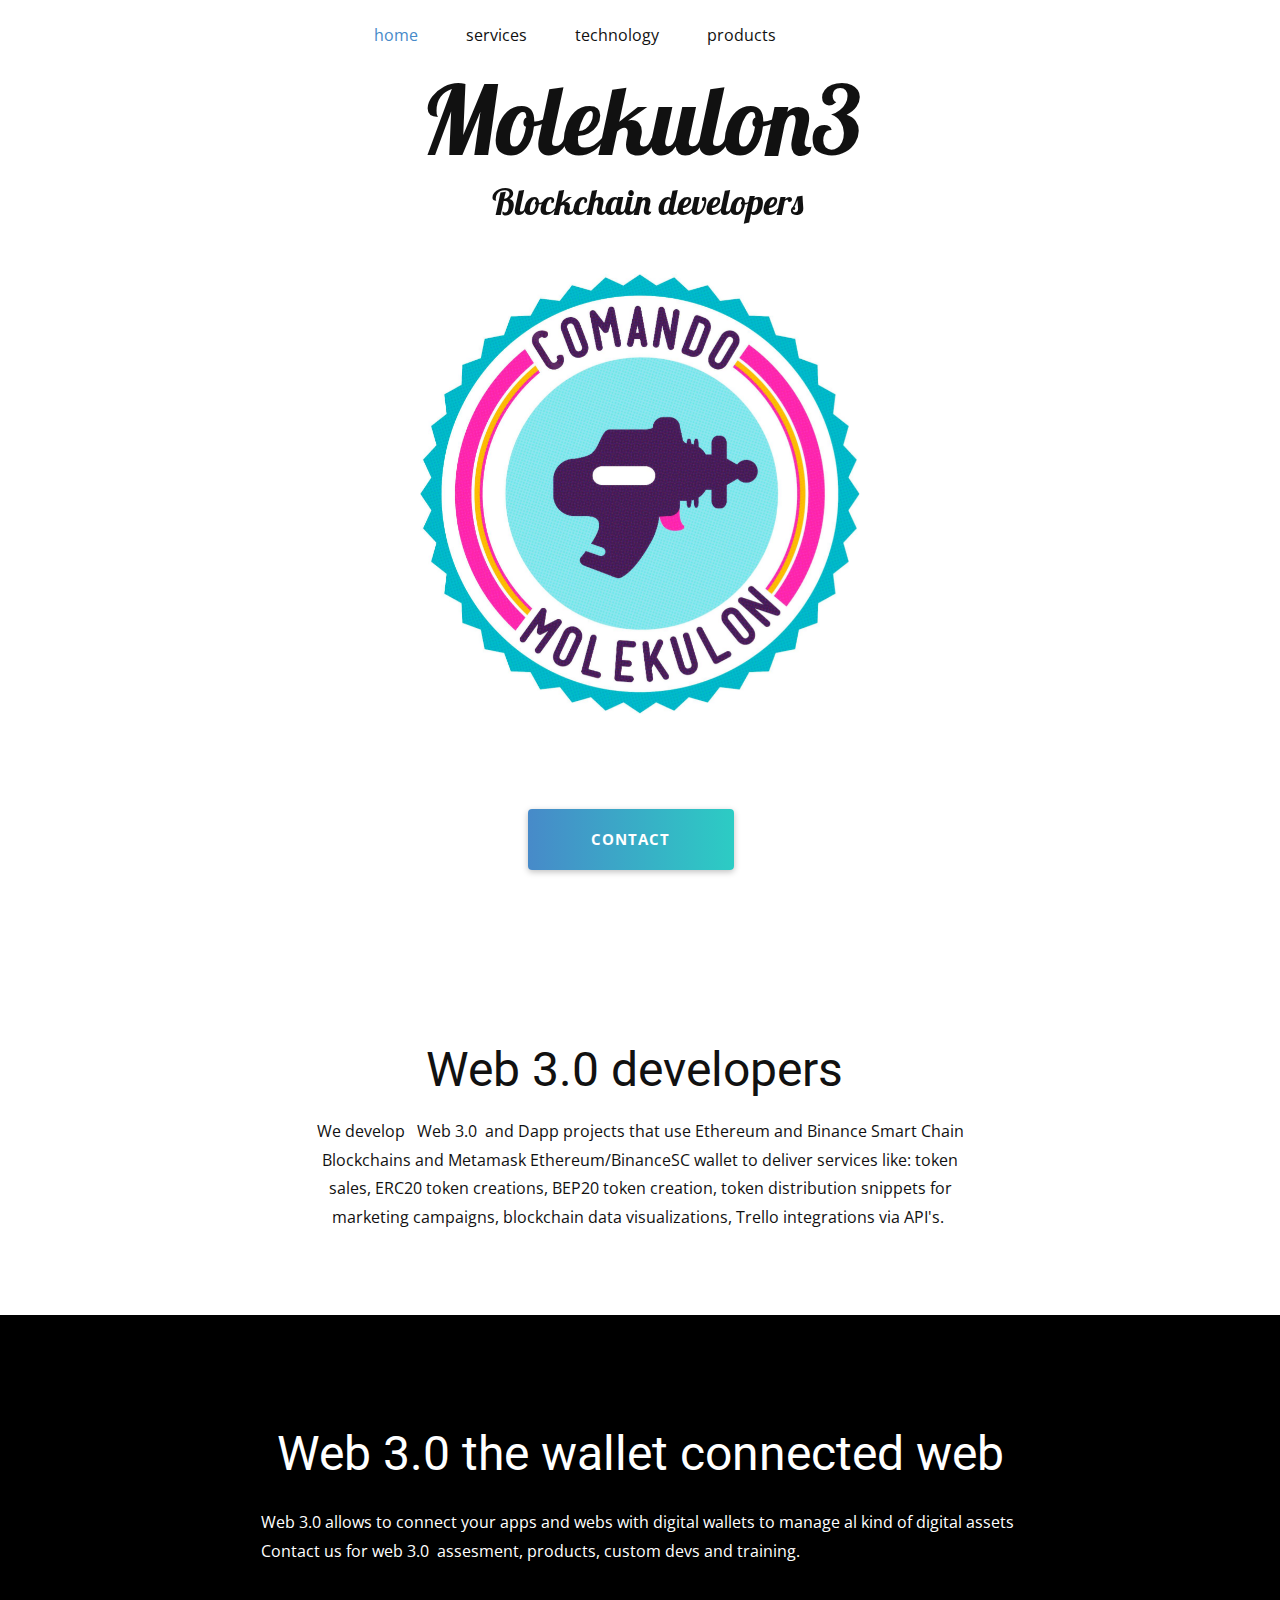
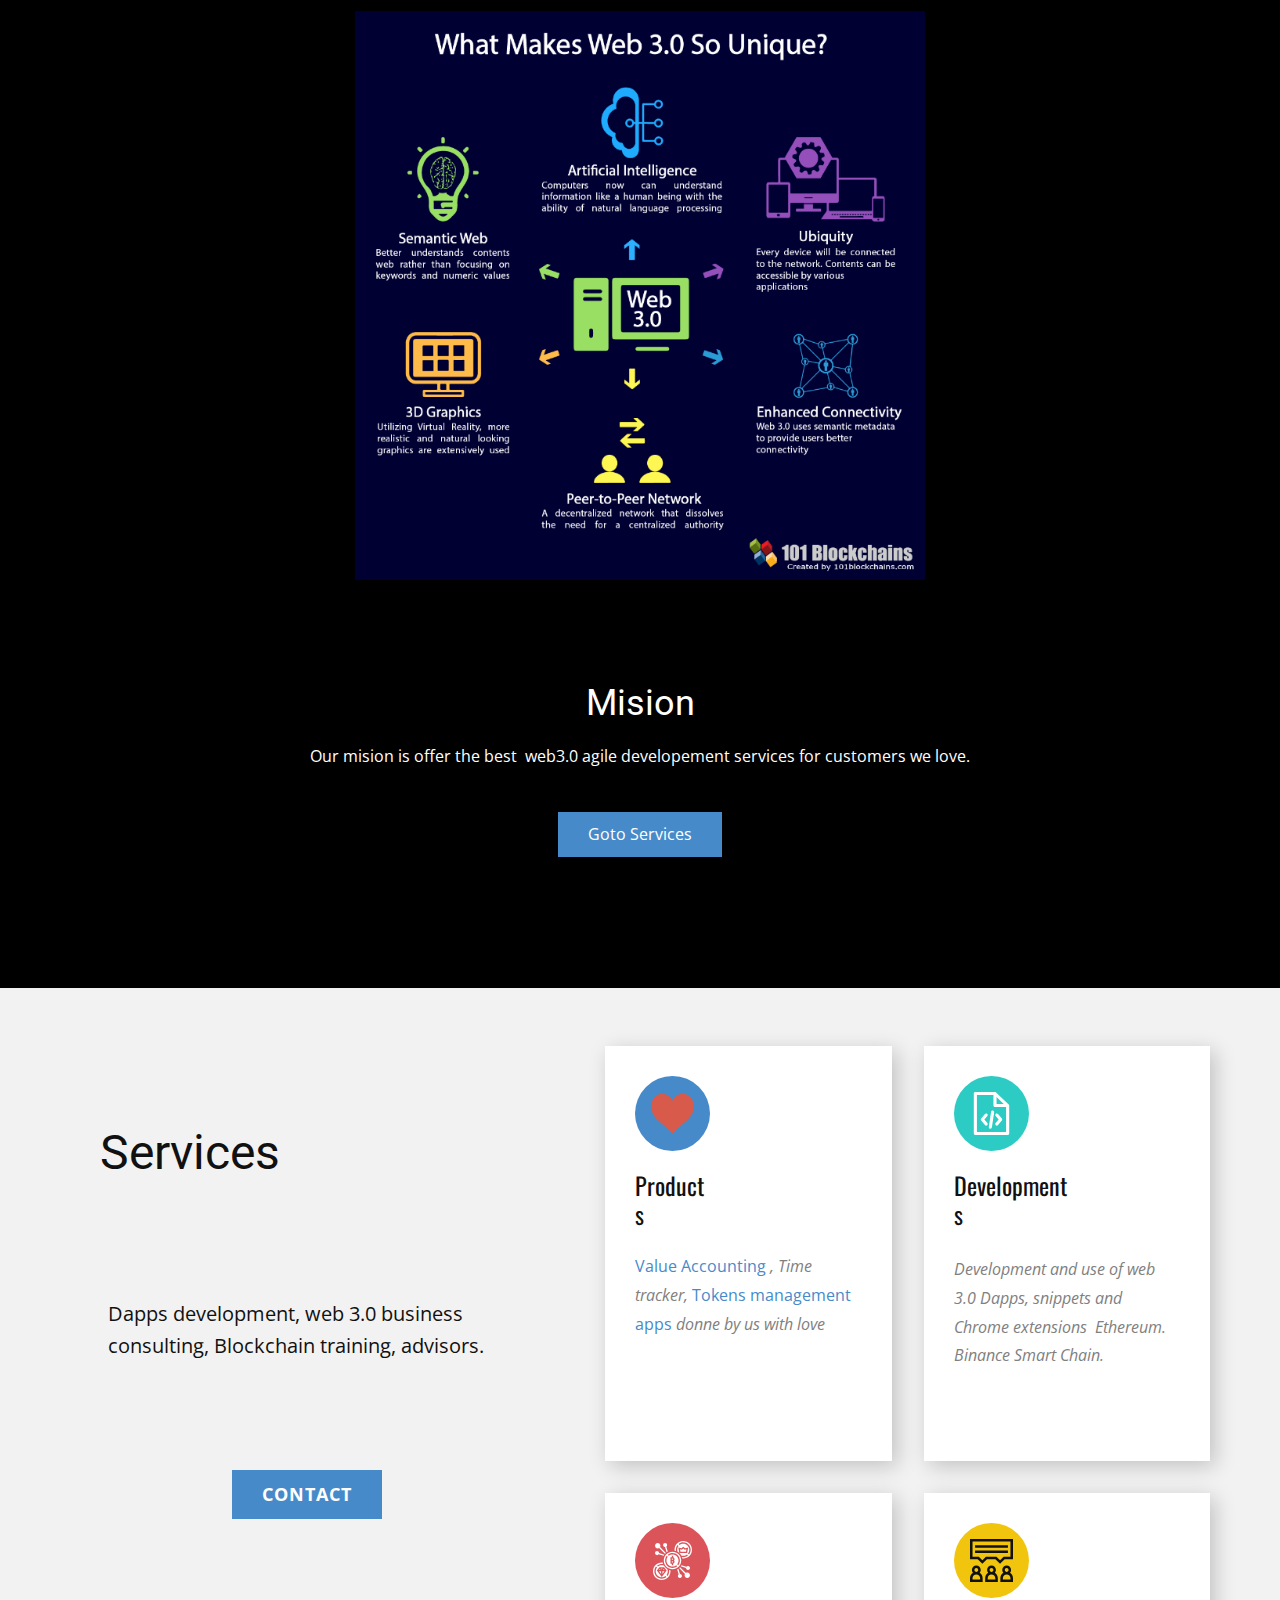
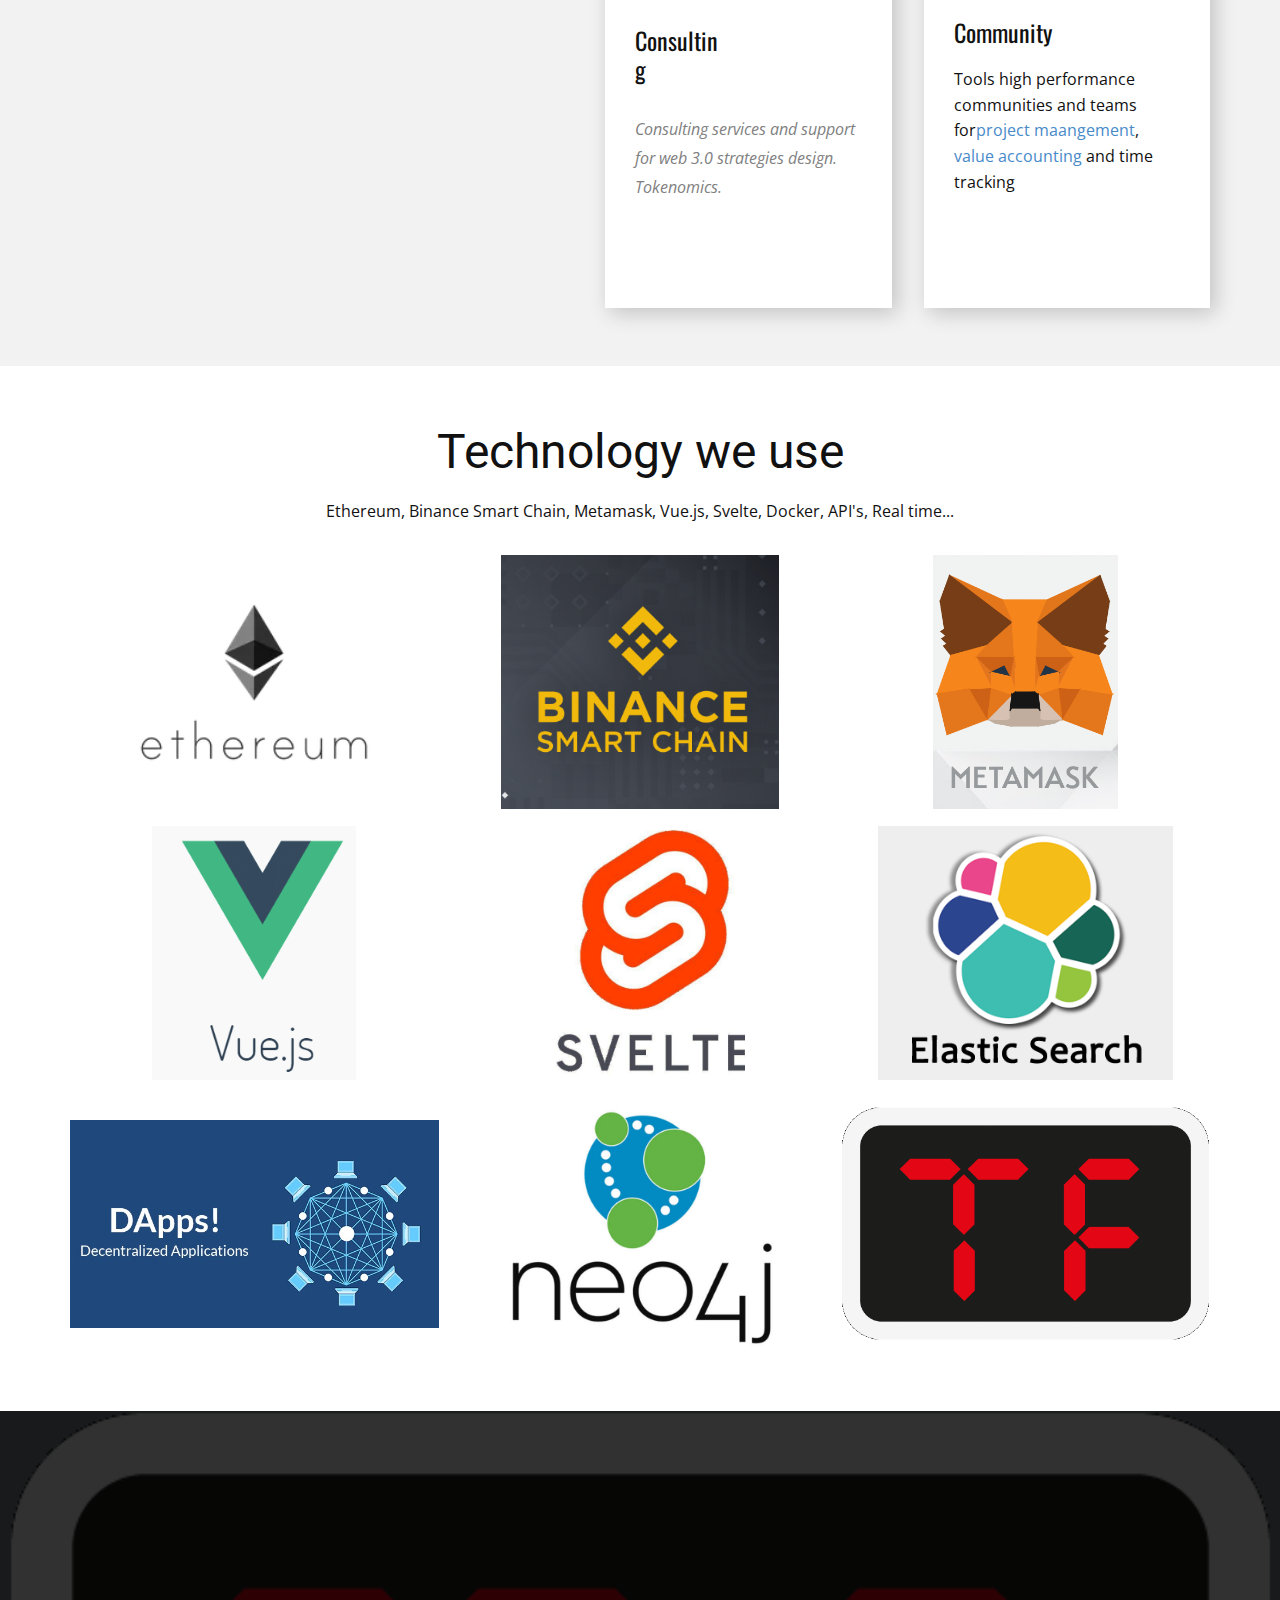
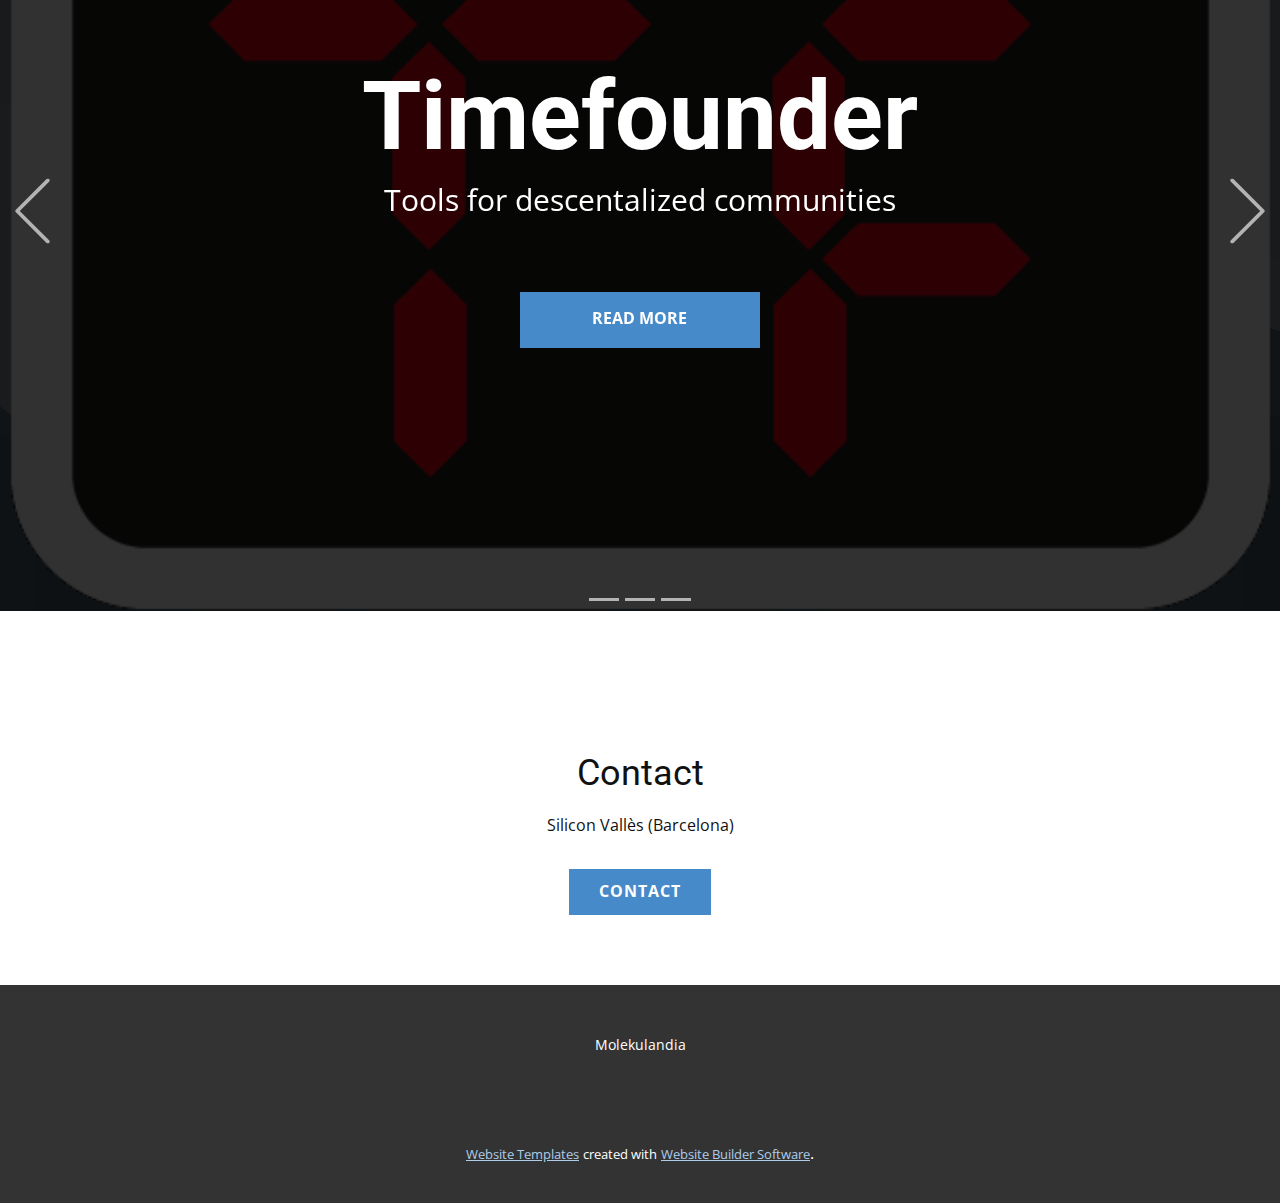
<file: home.html>
<!DOCTYPE html>
<html style="font-size: 16px;">
  <head>
    <meta name="viewport" content="width=device-width, initial-scale=1.0">
    <meta charset="utf-8">
    <meta name="keywords" content="Molekulon3, Web 3.0 the wallet connected web, Mision, We develop Web 3.0, Services, Technology we use, Technology we use">
    <meta name="description" content="">
    <meta name="page_type" content="np-template-header-footer-from-plugin">
    <title>home</title>
    <link rel="stylesheet" href="nicepage.css" media="screen">
<link rel="stylesheet" href="home.css" media="screen">
    <script class="u-script" type="text/javascript" src="jquery.js" defer=""></script>
    <script class="u-script" type="text/javascript" src="nicepage.js" defer=""></script>
    <meta name="generator" content="Nicepage 3.3.7, nicepage.com">
    
    
    
    <link id="u-theme-google-font" rel="stylesheet" href="https://fonts.googleapis.com/css?family=Roboto:100,100i,300,300i,400,400i,500,500i,700,700i,900,900i|Open+Sans:300,300i,400,400i,600,600i,700,700i,800,800i">
    <link id="u-page-google-font" rel="stylesheet" href="https://fonts.googleapis.com/css?family=Lobster:400|Oswald:200,300,400,500,600,700">
    
    
    
    
    
    
    
    
    <script type="application/ld+json">{
		"@context": "http://schema.org",
		"@type": "Organization",
		"name": "Site1",
		"url": "index.html"
}</script>
    <meta property="og:title" content="home">
    <meta property="og:type" content="website">
    <meta name="theme-color" content="#478ac9">
    <link rel="canonical" href="index.html">
    <meta property="og:url" content="index.html">
  </head>
  <body class="u-body"><header class="u-align-center u-clearfix u-header u-white u-header" id="sec-0f94"><div class="u-clearfix u-sheet u-sheet-1">
        <nav class="u-menu u-menu-dropdown u-offcanvas u-menu-1">
          <div class="menu-collapse" style="font-size: 1rem; letter-spacing: 0px;">
            <a class="u-button-style u-custom-left-right-menu-spacing u-custom-padding-bottom u-custom-top-bottom-menu-spacing u-nav-link u-text-active-palette-1-base u-text-hover-palette-2-base" href="#">
              <svg><use xmlns:xlink="http://www.w3.org/1999/xlink" xlink:href="#menu-hamburger"></use></svg>
              <svg version="1.1" xmlns="http://www.w3.org/2000/svg" xmlns:xlink="http://www.w3.org/1999/xlink"><defs><symbol id="menu-hamburger" viewBox="0 0 16 16" style="width: 16px; height: 16px;"><rect y="1" width="16" height="2"></rect><rect y="7" width="16" height="2"></rect><rect y="13" width="16" height="2"></rect>
</symbol>
</defs></svg>
            </a>
          </div>
          <div class="u-custom-menu u-nav-container">
            <ul class="u-nav u-unstyled u-nav-1"><li class="u-nav-item"><a class="u-button-style u-nav-link u-text-active-palette-1-base u-text-hover-palette-2-base" href="home.html" style="padding: 10px 24px;">home</a>
</li><li class="u-nav-item"><a class="u-button-style u-nav-link u-text-active-palette-1-base u-text-hover-palette-2-base" href="#carousel_6379" style="padding: 10px 24px;">services</a>
</li><li class="u-nav-item"><a class="u-button-style u-nav-link u-text-active-palette-1-base u-text-hover-palette-2-base" href="#sec-e9dd" style="padding: 10px 24px;">technology</a>
</li><li class="u-nav-item"><a class="u-button-style u-nav-link u-text-active-palette-1-base u-text-hover-palette-2-base" href="#carousel_64f3" style="padding: 10px 24px;">products</a>
</li></ul>
          </div>
          <div class="u-custom-menu u-nav-container-collapse">
            <div class="u-black u-container-style u-inner-container-layout u-opacity u-opacity-95 u-sidenav">
              <div class="u-sidenav-overflow">
                <div class="u-menu-close"></div>
                <ul class="u-align-center u-nav u-popupmenu-items u-unstyled u-nav-2"><li class="u-nav-item"><a class="u-button-style u-nav-link" href="home.html" style="padding: 10px 18px;">home</a>
</li><li class="u-nav-item"><a class="u-button-style u-nav-link" href="#carousel_6379" style="padding: 10px 18px;">services</a>
</li><li class="u-nav-item"><a class="u-button-style u-nav-link" href="#sec-e9dd" style="padding: 10px 18px;">technology</a>
</li><li class="u-nav-item"><a class="u-button-style u-nav-link" href="#carousel_64f3" style="padding: 10px 18px;">products</a>
</li></ul>
              </div>
            </div>
            <div class="u-black u-menu-overlay u-opacity u-opacity-70"></div>
          </div>
        </nav>
        <h1 class="u-custom-font u-font-Lobster u-text u-text-1" data-animation-name="lightSpeedIn" data-animation-duration="1000" data-animation-delay="0" data-animation-direction="">Molekulon3</h1>
        <p class="u-custom-font u-font-Lobster u-text u-text-2">Blockchain developers</p>
        <img src="images/logocomandopablo.jpg" alt="" class="u-image u-image-contain u-image-default u-image-1" data-image-width="1675" data-image-height="1675" data-animation-name="rotateIn" data-animation-duration="1000" data-animation-delay="0" data-animation-direction="">
        <a href="mailto:asolache@gmail.com?subject=Molekulon3%20BLockchain%20developers%20message" class="u-btn u-btn-round u-button-style u-gradient u-none u-radius-4 u-text-body-alt-color u-btn-1"> contact</a>
      </div></header>
    <section class="u-align-center u-clearfix u-section-1" id="sec-ed38">
      <div class="u-clearfix u-sheet u-valign-middle u-sheet-1">
        <h1 class="u-custom-font u-font-Lobster u-text u-text-1">Web 3.0 developers&nbsp;</h1>
        <p class="u-text u-text-2">We develop&nbsp; &nbsp;Web 3.0&nbsp; and Dapp projects that use Ethereum and Binance Smart Chain Blockchains and Metamask Ethereum/BinanceSC wallet to deliver services like: token sales, ERC20 token creations, BEP20 token creation, token distribution snippets for marketing campaigns, blockchain data visualizations, Trello integrations via API's.&nbsp;</p>
      </div>
    </section>
    <section class="u-align-center u-black u-clearfix u-section-2" id="sec-be6b">
      <div class="u-clearfix u-sheet u-sheet-1">
        <h1 class="u-align-center u-custom-font u-font-Lobster u-text u-text-1">Web 3.0 the wallet connected web</h1>
        <p class="u-align-left u-text u-text-2">Web 3.0 allows to connect your apps and webs with digital wallets to manage al kind of digital assets<br>Contact us for web 3.0&nbsp; assesment, products, custom devs and training.&nbsp;
        </p>
        <img src="images/ScreenShot2020-10-08at14.36.52.png" alt="" class="u-image u-image-contain u-image-default u-image-1" data-image-width="728" data-image-height="727">
      </div>
    </section>
    <section class="u-align-center u-black u-clearfix u-section-3" id="sec-7011">
      <div class="u-align-center u-clearfix u-sheet u-sheet-1">
        <h2 class="u-custom-font u-font-Lobster u-text u-text-1">Mision</h2>
        <p class="u-text u-text-2">Our mision is offer the best&nbsp; web3.0 agile developement services for customers we love.</p>
        <a href="42667480" class="u-btn u-button-style u-palette-1-base u-btn-1">Goto Services</a>
      </div>
    </section>
    <section class="u-align-left u-clearfix u-grey-5 u-section-4" id="carousel_6379">
      <div class="u-clearfix u-sheet u-valign-middle-lg u-valign-middle-md u-valign-middle-sm u-valign-middle-xl u-sheet-1">
        <div class="u-align-left u-container-style u-expanded-width-md u-expanded-width-sm u-expanded-width-xs u-group u-group-1">
          <div class="u-container-layout u-container-layout-1">
            <h1 class="u-custom-font u-font-Lobster u-text u-text-1">Services</h1>
            <p class="u-text u-text-2">Dapps development, web 3.0 business consulting, Blockchain training, advisors.</p>
            <a href="mailto:asolache@gmail.com?subject=%5BMolekulon3%5D%20Mail%20for%20founders" class="u-border-0 u-btn u-button-style u-hover-palette-1-dark-1 u-palette-1-base u-btn-1">contact</a>
          </div>
        </div>
        <div class="u-clearfix u-expanded-width-md u-expanded-width-sm u-expanded-width-xs u-gutter-32 u-layout-wrap u-layout-wrap-1">
          <div class="u-gutter-0 u-layout">
            <div class="u-layout-row">
              <div class="u-size-30">
                <div class="u-layout-col">
                  <div class="u-align-left u-container-style u-layout-cell u-left-cell u-size-30 u-white u-layout-cell-1">
                    <div class="u-container-layout u-valign-top u-container-layout-2"><span class="u-icon u-icon-circle u-palette-1-base u-spacing-16 u-icon-1"><svg class="u-svg-link" preserveAspectRatio="xMidYMin slice" viewBox="0 0 50 50" style=""><use xmlns:xlink="http://www.w3.org/1999/xlink" xlink:href="#svg-19f0"></use></svg><svg xmlns="http://www.w3.org/2000/svg" xmlns:xlink="http://www.w3.org/1999/xlink" version="1.1" xml:space="preserve" class="u-svg-content" viewBox="0 0 50 50" x="0px" y="0px" id="svg-19f0" style="color: rgb(215, 90, 74);"><path style="fill:currentColor;" d="M24.85,10.126c2.018-4.783,6.628-8.125,11.99-8.125c7.223,0,12.425,6.179,13.079,13.543
	c0,0,0.353,1.828-0.424,5.119c-1.058,4.482-3.545,8.464-6.898,11.503L24.85,48L7.402,32.165c-3.353-3.038-5.84-7.021-6.898-11.503
	c-0.777-3.291-0.424-5.119-0.424-5.119C0.734,8.179,5.936,2,13.159,2C18.522,2,22.832,5.343,24.85,10.126z"></path></svg></span>
                      <h4 class="u-custom-font u-font-oswald u-text u-text-3">Products</h4>
                      <p class="u-text u-text-grey-50 u-text-4">
                        <a href="trello.timefounder.com" class="u-active-none u-border-none u-btn u-button-link u-button-style u-hover-none u-none u-text-palette-1-base u-btn-2">Value Accounting</a> , Time tracker, <a href="https://app.ethereumbeta.com" class="u-active-none u-border-none u-btn u-button-link u-button-style u-hover-none u-none u-text-palette-1-base u-btn-3">Tokens management apps</a> donne by us with love
                      </p>
                    </div>
                  </div>
                  <div class="u-align-left u-container-style u-layout-cell u-left-cell u-size-30 u-white u-layout-cell-2">
                    <div class="u-container-layout u-valign-top u-container-layout-3"><span class="u-icon u-icon-circle u-palette-2-base u-spacing-16 u-icon-2"><svg class="u-svg-link" preserveAspectRatio="xMidYMin slice" viewBox="0 0 64 64" style=""><use xmlns:xlink="http://www.w3.org/1999/xlink" xlink:href="#svg-1129"></use></svg><svg xmlns="http://www.w3.org/2000/svg" xmlns:xlink="http://www.w3.org/1999/xlink" version="1.1" xml:space="preserve" class="u-svg-content" viewBox="0 0 64 64" id="svg-1129"><path d="m17 44h-2l1 1.333z"></path><path d="m13 44.667-1 1.333h2z"></path><path d="m26.82 46.059c.116.639.18 1.287.18 1.941 0 2.536-.885 5.011-2.491 6.97l-1.547-1.269c1.314-1.602 2.038-3.627 2.038-5.701 0-1.045-.191-2.071-.551-3.06-2.224-1.303-4.079-3.157-5.383-5.379-2.96-1.074-6.356-.501-8.767 1.477l-1.268-1.547c2.47-2.024 5.787-2.83 8.921-2.279-.256-.688-.476-1.393-.63-2.124-.465-.053-.911-.088-1.322-.088-7.168 0-13 5.832-13 13s5.832 13 13 13 13-5.832 13-13c0-.412-.036-.857-.088-1.323-.719-.151-1.414-.367-2.092-.618zm-14.32-4.059h7l3.75 5-7.25 9.667-7.25-9.667zm3.5 17c-6.065 0-11-4.935-11-11 0-2.536.885-5.011 2.491-6.97l1.547 1.269c-1.314 1.602-2.038 3.627-2.038 5.701 0 4.962 4.037 9 9 9 2.074 0 4.099-.724 5.701-2.038l1.268 1.547c-1.959 1.606-4.434 2.491-6.969 2.491z"></path><path d="m32 33h-1v2h1c.552 0 1-.449 1-1s-.448-1-1-1z"></path><path d="m17 52 3-4h-3z"></path><path d="m19 44.667-1 1.333h2z"></path><path d="m15 52v-4h-3z"></path><path d="m37.18 17.941c-.116-.639-.18-1.287-.18-1.941 0-2.536.885-5.011 2.491-6.97l1.547 1.269c-1.314 1.602-2.038 3.627-2.038 5.701 0 1.045.191 2.071.551 3.06.937.549 1.807 1.196 2.601 1.929l-1.398-8.385 4.521 1.293 2.721-2.177 2.724 2.178 4.526-1.293-1.399 8.395h-11.683c1.084 1.002 2.019 2.159 2.77 3.44 2.959 1.073 6.356.5 8.767-1.477l1.268 1.547c-1.959 1.605-4.434 2.49-6.969 2.49-.654 0-1.302-.064-1.941-.18.251.678.467 1.372.618 2.092.466.053.912.088 1.323.088 7.168 0 13-5.832 13-13s-5.832-13-13-13-13 5.832-13 13c0 .412.036.857.088 1.323.719.151 1.414.367 2.092.618zm10.82-12.941c6.065 0 11 4.935 11 11 0 2.536-.885 5.011-2.491 6.97l-1.547-1.269c1.314-1.602 2.038-3.627 2.038-5.701 0-4.962-4.037-9-9-9-2.074 0-4.099.724-5.701 2.038l-1.268-1.547c1.959-1.606 4.434-2.491 6.969-2.491z"></path><path d="m45 32c0-7.168-5.832-13-13-13s-13 5.832-13 13 5.832 13 13 13 13-5.832 13-13zm-13 11c-6.065 0-11-4.935-11-11 0-2.536.885-5.011 2.491-6.97l1.547 1.269c-1.314 1.602-2.038 3.627-2.038 5.701 0 4.962 4.037 9 9 9 2.074 0 4.099-.724 5.701-2.038l1.268 1.547c-1.959 1.606-4.434 2.491-6.969 2.491zm3-13c0 .768-.29 1.469-.766 2 .476.531.766 1.232.766 2 0 1.302-.839 2.402-2 2.816v2.184h-2v-2h-2v-10h2v-2h2v2.184c1.161.414 2 1.514 2 2.816zm3.962 7.701c1.314-1.602 2.038-3.627 2.038-5.701 0-4.962-4.037-9-9-9-2.074 0-4.099.724-5.701 2.038l-1.268-1.547c1.959-1.606 4.434-2.491 6.969-2.491 6.065 0 11 4.935 11 11 0 2.536-.885 5.011-2.491 6.97z"></path><path d="m32 29h-1v2h1c.552 0 1-.449 1-1s-.448-1-1-1z"></path><path d="m52.754 15.396-2.478.707-2.28-1.822-2.277 1.823-2.473-.708.601 3.604h8.306z"></path><path d="m54 50c-.74 0-1.424.215-2.019.567l-8.701-8.701c-.44.502-.912.974-1.414 1.414l8.701 8.701c-.352.595-.567 1.279-.567 2.019 0 2.206 1.794 4 4 4s4-1.794 4-4-1.794-4-4-4z"></path><path d="m55 40c-.984 0-1.851.482-2.398 1.216l-7.322-2.253c-.322.613-.689 1.197-1.09 1.757l7.823 2.407c.068 1.594 1.376 2.873 2.987 2.873 1.654 0 3-1.346 3-3s-1.346-3-3-3z"></path><path d="m43.127 52.013-2.407-7.824c-.56.401-1.144.768-1.757 1.091l2.253 7.323c-.734.547-1.216 1.413-1.216 2.397 0 1.654 1.346 3 3 3s3-1.346 3-3c0-1.611-1.279-2.919-2.873-2.987z"></path><path d="m10 14c.74 0 1.424-.215 2.019-.567l8.701 8.701c.44-.502.912-.974 1.414-1.414l-8.701-8.701c.352-.595.567-1.279.567-2.019 0-2.206-1.794-4-4-4s-4 1.794-4 4 1.794 4 4 4z"></path><path d="m9 24c.984 0 1.851-.482 2.398-1.216l7.323 2.253c.322-.613.689-1.197 1.09-1.757l-7.824-2.407c-.068-1.594-1.376-2.873-2.987-2.873-1.654 0-3 1.346-3 3s1.346 3 3 3z"></path><path d="m20.872 11.987 2.408 7.824c.56-.401 1.144-.768 1.757-1.091l-2.253-7.322c.734-.547 1.216-1.414 1.216-2.398 0-1.654-1.346-3-3-3s-3 1.346-3 3c0 1.611 1.278 2.919 2.872 2.987z"></path></svg></span>
                      <h4 class="u-custom-font u-font-oswald u-text u-text-5">Consulting</h4>
                      <p class="u-text u-text-grey-50 u-text-6">Consulting services and support for web 3.0 strategies design. Tokenomics.</p>
                    </div>
                  </div>
                </div>
              </div>
              <div class="u-size-30">
                <div class="u-layout-col">
                  <div class="u-align-left u-container-style u-layout-cell u-right-cell u-size-30 u-white u-layout-cell-3">
                    <div class="u-container-layout u-container-layout-4"><span class="u-icon u-icon-circle u-palette-4-base u-spacing-16 u-icon-3"><svg class="u-svg-link" preserveAspectRatio="xMidYMin slice" viewBox="0 0 512 512" style=""><use xmlns:xlink="http://www.w3.org/1999/xlink" xlink:href="#svg-9e4f"></use></svg><svg xmlns="http://www.w3.org/2000/svg" xmlns:xlink="http://www.w3.org/1999/xlink" version="1.1" xml:space="preserve" class="u-svg-content" viewBox="0 0 512 512" x="0px" y="0px" id="svg-9e4f" style="enable-background:new 0 0 512 512;"><g><g><path d="M460.943,147.656L310.318,5.089C306.859,1.822,302.291,0,297.53,0H63.845C53.574,0,45.249,8.325,45.249,18.596v474.809    c0,10.271,8.325,18.596,18.596,18.596h384.31c10.271,0,18.596-8.325,18.596-18.596V161.162    C466.751,156.055,464.649,151.17,460.943,147.656z M429.559,474.809H82.441V37.191h207.689l139.43,131.973V474.809z"></path>
</g>
</g><g><g><path d="M379.332,316.566l-45.249-53.927c-6.595-7.86-18.323-8.901-26.201-2.287c-7.86,6.601-8.889,18.329-2.287,26.201    l35.22,41.97l-35.214,41.97c-6.608,7.872-5.579,19.606,2.287,26.201c3.49,2.926,7.73,4.351,11.945,4.351    c5.306,0,10.581-2.256,14.25-6.645l45.249-53.927C385.141,333.562,385.141,323.477,379.332,316.566z"></path>
</g>
</g><g><g><path d="M206.405,370.493l-35.226-41.97l35.22-41.964c6.601-7.872,5.579-19.606-2.293-26.201    c-7.866-6.602-19.594-5.573-26.201,2.287l-45.249,53.927c-5.802,6.911-5.802,16.996,0,23.908l45.249,53.927    c3.682,4.382,8.951,6.639,14.257,6.639c4.221,0,8.461-1.426,11.951-4.351C211.978,390.093,213.007,378.366,206.405,370.493z"></path>
</g>
</g><g><g><path d="M272.426,220.259c-10.066-1.531-19.631,5.442-21.174,15.596l-27.274,179.758c-1.543,10.159,5.442,19.637,15.596,21.174    c0.948,0.143,1.884,0.211,2.814,0.211c9.037,0,16.959-6.595,18.36-15.806l27.274-179.758    C289.565,231.28,282.579,221.803,272.426,220.259z"></path>
</g>
</g><g><g><path d="M316.126,142.567V18.596h-37.191v142.567c0,10.271,8.325,18.596,18.596,18.596h150.625v-37.191H316.126z"></path>
</g>
</g></svg></span>
                      <h4 class="u-custom-font u-font-oswald u-text u-text-7">Developments</h4>
                      <p class="u-text u-text-grey-50 u-text-8">Development and use of web&nbsp; 3.0 Dapps, snippets and Chrome extensions&nbsp; Ethereum. Binance Smart Chain.</p>
                    </div>
                  </div>
                  <div class="u-align-left u-container-style u-layout-cell u-right-cell u-size-30 u-white u-layout-cell-4" data-href="https://www.timefounder.com">
                    <div class="u-container-layout u-container-layout-5"><span class="u-icon u-icon-circle u-palette-3-base u-spacing-16 u-icon-4"><svg class="u-svg-link" preserveAspectRatio="xMidYMin slice" viewBox="0 0 510 510" style=""><use xmlns:xlink="http://www.w3.org/1999/xlink" xlink:href="#svg-9349"></use></svg><svg xmlns="http://www.w3.org/2000/svg" xmlns:xlink="http://www.w3.org/1999/xlink" version="1.1" xml:space="preserve" class="u-svg-content" viewBox="0 0 510 510" id="svg-9349"><g><path d="m114.913 401.549c7.838-9.175 12.587-21.064 12.587-34.049 0-28.948-23.551-52.5-52.5-52.5s-52.5 23.552-52.5 52.5c0 12.984 4.749 24.874 12.587 34.049-21.06 13.295-35.087 36.759-35.087 63.451v45h150v-45c0-26.692-14.027-50.156-35.087-63.451zm-62.413-34.049c0-12.406 10.093-22.5 22.5-22.5s22.5 10.094 22.5 22.5-10.093 22.5-22.5 22.5-22.5-10.094-22.5-22.5zm67.5 112.5h-90v-15c0-24.814 20.187-45 45-45s45 20.186 45 45z"></path><path d="m294.913 401.549c7.839-9.175 12.587-21.064 12.587-34.049 0-28.948-23.552-52.5-52.5-52.5-28.949 0-52.5 23.552-52.5 52.5 0 12.984 4.749 24.874 12.587 34.049-21.06 13.295-35.087 36.759-35.087 63.451v45h150v-45c0-26.693-14.027-50.156-35.087-63.451zm-62.413-34.049c0-12.406 10.093-22.5 22.5-22.5 12.406 0 22.5 10.094 22.5 22.5s-10.094 22.5-22.5 22.5c-12.407 0-22.5-10.094-22.5-22.5zm67.5 112.5h-90v-15c0-24.814 20.187-45 45-45 24.814 0 45 20.186 45 45z"></path><path d="m474.913 401.549c7.839-9.175 12.587-21.064 12.587-34.049 0-28.948-23.552-52.5-52.5-52.5s-52.5 23.552-52.5 52.5c0 12.984 4.748 24.874 12.587 34.049-21.06 13.295-35.087 36.758-35.087 63.451v45h150v-45c0-26.693-14.027-50.156-35.087-63.451zm-62.413-34.049c0-12.406 10.094-22.5 22.5-22.5s22.5 10.094 22.5 22.5-10.094 22.5-22.5 22.5-22.5-10.094-22.5-22.5zm67.5 112.5h-90v-15c0-24.814 20.186-45 45-45s45 20.186 45 45z"></path><path d="m0 0v240h91.507l54.853 54.853 54.853-54.853h100.294l54.853 54.853 54.853-54.853h98.787v-240zm480 210h-81.213l-42.427 42.427-42.426-42.427h-125.147l-42.426 42.427-42.427-42.427h-73.934v-180h450z"></path><path d="m60 75h390v30h-390z"></path><path d="m60 135h390v30h-390z"></path>
</g></svg></span>
                      <h4 class="u-custom-font u-font-oswald u-text u-text-9">Community</h4>
                      <p class="u-text u-text-10">Tools high performance communities and teams for<a href="https://trello.com" class="u-active-none u-border-none u-btn u-button-link u-button-style u-hover-none u-none u-text-palette-1-base u-btn-4">project maangement</a>, <a href="https://timefounder.com" class="u-active-none u-border-none u-btn u-button-link u-button-style u-hover-none u-none u-text-palette-1-base u-btn-5">value accounting</a> and time tracking
                      </p>
                    </div>
                  </div>
                </div>
              </div>
            </div>
          </div>
        </div>
      </div>
    </section>
    <section class="u-align-center u-clearfix u-white u-section-5" id="sec-e9dd">
      <div class="u-clearfix u-sheet u-sheet-1">
        <h2 class="u-custom-font u-font-Lobster u-text u-text-1">Technology we use</h2>
        <p class="u-text u-text-2">Ethereum, Binance Smart Chain, Metamask, Vue.js, Svelte, Docker, API's, Real time...</p>
        <div class="u-expanded-width u-gallery u-layout-grid u-lightbox u-show-text-on-hover u-gallery-1">
          <div class="u-gallery-inner u-gallery-inner-1">
            <div class="u-effect-fade u-gallery-item" data-href="https://ethereum.org">
              <div class="u-back-slide">
                <img class="u-back-image u-expanded u-image-contain" src="images/ethereum-logo-portrait-black-small.webp">
              </div>
              <div class="u-over-slide u-shading u-over-slide-1">
                <h3 class="u-gallery-heading"></h3>
                <p class="u-gallery-text"></p>
              </div>
            </div>
            <div class="u-effect-fade u-gallery-item">
              <div class="u-back-slide">
                <img class="u-back-image u-expanded u-image-contain" src="images/ScreenShot2020-10-08at19.31.111.png">
              </div>
              <div class="u-over-slide u-shading u-over-slide-2">
                <h3 class="u-gallery-heading"></h3>
                <p class="u-gallery-text"></p>
              </div>
            </div>
            <div class="u-effect-fade u-gallery-item">
              <div class="u-back-slide">
                <img class="u-back-image u-expanded u-image-contain" src="images/ScreenShot2020-10-08at19.21.56.png">
              </div>
              <div class="u-over-slide u-shading u-over-slide-3">
                <h3 class="u-gallery-heading"></h3>
                <p class="u-gallery-text"></p>
              </div>
            </div>
            <div class="u-effect-fade u-gallery-item u-gallery-item-4" data-image-width="1280" data-image-height="720">
              <div class="u-back-slide">
                <img class="u-back-image u-expanded u-image-contain u-back-image-4" src="images/ScreenShot2020-10-08at19.23.53.png">
              </div>
              <div class="u-over-slide u-shading u-over-slide-4">
                <h3 class="u-gallery-heading" style="background-image: none;"></h3>
                <p class="u-gallery-text" style="background-image: none;"></p>
              </div>
            </div>
            <div class="u-effect-fade u-gallery-item u-gallery-item-5" data-image-width="1280" data-image-height="777">
              <div class="u-back-slide">
                <img class="u-back-image u-expanded u-image-contain u-back-image-5" src="images/ScreenShot2020-10-08at19.28.07.png">
              </div>
              <div class="u-over-slide u-shading u-over-slide-5">
                <h3 class="u-gallery-heading" style="background-image: none;"></h3>
                <p class="u-gallery-text" style="background-image: none;"></p>
              </div>
            </div>
            <div class="u-effect-fade u-gallery-item u-gallery-item-6" data-image-width="2000" data-image-height="1333">
              <div class="u-back-slide">
                <img class="u-back-image u-expanded u-image-contain" src="images/ScreenShot2020-10-08at19.27.18.png">
              </div>
              <div class="u-over-slide u-shading u-over-slide-6">
                <h3 class="u-gallery-heading" style="background-image: none;"></h3>
                <p class="u-gallery-text" style="background-image: none;"></p>
              </div>
            </div>
            <div class="u-effect-fade u-gallery-item">
              <div class="u-back-slide">
                <img class="u-back-image u-expanded u-image-contain" src="images/ScreenShot2020-10-08at19.25.57.png">
              </div>
              <div class="u-over-slide u-shading u-over-slide-7">
                <h3 class="u-gallery-heading"></h3>
                <p class="u-gallery-text"></p>
              </div>
            </div>
            <div class="u-effect-fade u-gallery-item">
              <div class="u-back-slide">
                <img class="u-back-image u-expanded u-image-contain" src="images/ScreenShot2020-10-08at19.32.41.png">
              </div>
              <div class="u-over-slide u-shading u-over-slide-8">
                <h3 class="u-gallery-heading"></h3>
                <p class="u-gallery-text"></p>
              </div>
            </div>
            <div class="u-effect-fade u-gallery-item" data-href="https://trello.timefounder.com">
              <div class="u-back-slide">
                <img class="u-back-image u-expanded u-image-contain" src="images/TF_logo.gif">
              </div>
              <div class="u-over-slide u-shading u-over-slide-9">
                <h3 class="u-gallery-heading"></h3>
                <p class="u-gallery-text"></p>
              </div>
            </div>
          </div>
        </div>
      </div>
    </section>
    <section id="carousel_64f3" class="u-carousel u-slide u-block-6b63-1" data-u-ride="carousel" data-interval="3000">
      <ol class="u-absolute-hcenter u-carousel-indicators u-block-6b63-2">
        <li data-u-target="#carousel_64f3" data-u-slide-to="0" class="u-active u-grey-30"></li>
        <li data-u-target="#carousel_64f3" data-u-slide-to="1" class="u-grey-30"></li>
        <li data-u-target="#carousel_64f3" class="u-grey-30" data-u-slide-to="2"></li>
      </ol>
      <div class="u-carousel-inner" role="listbox">
        <div class="u-active u-align-center u-carousel-item u-clearfix u-image u-image-contain u-shading u-section-6-1" src="" data-image-width="605" data-image-height="382">
          <div class="u-clearfix u-sheet u-sheet-1">
            <h1 class="u-text u-text-default u-title u-text-1">Timefounder</h1>
            <p class="u-large-text u-text u-text-default u-text-variant u-text-2">Tools for descentalized communities</p>
            <a href="https://timefounder.gitbook.io/timefounder/" class="u-btn u-button-style u-palette-1-base u-btn-1">Read More</a>
          </div>
        </div>
        <div class="u-align-center u-carousel-item u-clearfix u-grey-10 u-section-6-2" src="">
          <div class="u-clearfix u-sheet u-sheet-1">
            <h1 class="u-text u-text-default u-title u-text-1">
              <span class="u-text-palette-3-base">crypto</span>marketing.es
            </h1>
            <p class="u-large-text u-text u-text-default u-text-variant u-text-2">Fan Tokens</p>
            <a href="https://ethereumbeta.gitbook.io/ethereum-beta/" class="u-btn u-button-style u-btn-1">REad more</a>
          </div>
        </div>
        <div class="u-align-center u-carousel-item u-clearfix u-image u-image-contain u-shading u-section-6-3" src="">
          <div class="u-clearfix u-sheet u-sheet-1">
            <h1 class="u-text u-text-default u-title u-text-1">Tumaka</h1>
            <p class="u-large-text u-text u-text-default u-text-variant u-text-2">Time management for Trello&nbsp;</p>
            <a href="https://nicepage.com" class="u-btn u-button-style u-palette-1-base u-btn-1">Read More</a>
          </div>
        </div>
      </div>
      <a class="u-absolute-vcenter u-carousel-control u-carousel-control-prev u-text-grey-30 u-block-6b63-5" href="#carousel_64f3" role="button" data-u-slide="prev">
        <span aria-hidden="true">
          <svg viewBox="0 0 477.175 477.175"><path d="M145.188,238.575l215.5-215.5c5.3-5.3,5.3-13.8,0-19.1s-13.8-5.3-19.1,0l-225.1,225.1c-5.3,5.3-5.3,13.8,0,19.1l225.1,225
                    c2.6,2.6,6.1,4,9.5,4s6.9-1.3,9.5-4c5.3-5.3,5.3-13.8,0-19.1L145.188,238.575z"></path></svg>
        </span>
        <span class="sr-only">Previous</span>
      </a>
      <a class="u-absolute-vcenter u-carousel-control u-carousel-control-next u-text-grey-30 u-block-6b63-4" href="#carousel_64f3" role="button" data-u-slide="next">
        <span aria-hidden="true">
          <svg viewBox="0 0 477.175 477.175"><path d="M360.731,229.075l-225.1-225.1c-5.3-5.3-13.8-5.3-19.1,0s-5.3,13.8,0,19.1l215.5,215.5l-215.5,215.5
                    c-5.3,5.3-5.3,13.8,0,19.1c2.6,2.6,6.1,4,9.5,4c3.4,0,6.9-1.3,9.5-4l225.1-225.1C365.931,242.875,365.931,234.275,360.731,229.075z"></path></svg>
        </span>
        <span class="sr-only">Next</span>
      </a>
    </section>
    <section class="u-align-center u-clearfix u-section-7" id="sec-8dd8">
      <div class="u-clearfix u-sheet u-sheet-1">
        <h2 class="u-text u-text-1">Contact</h2>
        <p class="u-text u-text-2">Silicon Vallès (Barcelona)</p>
        <a href="mailto:asolache@gmail.com?subject=%5BMolekulon3%5D%20Mail%20for%20founders" class="u-btn u-button-style u-hover-palette-1-dark-1 u-palette-1-base u-btn-1">contact</a>
      </div>
    </section>
    
    
    <footer class="u-align-center u-clearfix u-footer u-grey-80 u-footer" id="sec-e301"><div class="u-clearfix u-sheet u-sheet-1">
        <p class="u-small-text u-text u-text-variant u-text-1">Molekulandia</p>
      </div></footer>
    <section class="u-backlink u-clearfix u-grey-80">
      <a class="u-link" href="https://nicepage.com/website-templates" target="_blank">
        <span>Website Templates</span>
      </a>
      <p class="u-text">
        <span>created with</span>
      </p>
      <a class="u-link" href="https://nicepage.com/" target="_blank">
        <span>Website Builder Software</span>
      </a>. 
    </section>
  </body>
</html>
</file>
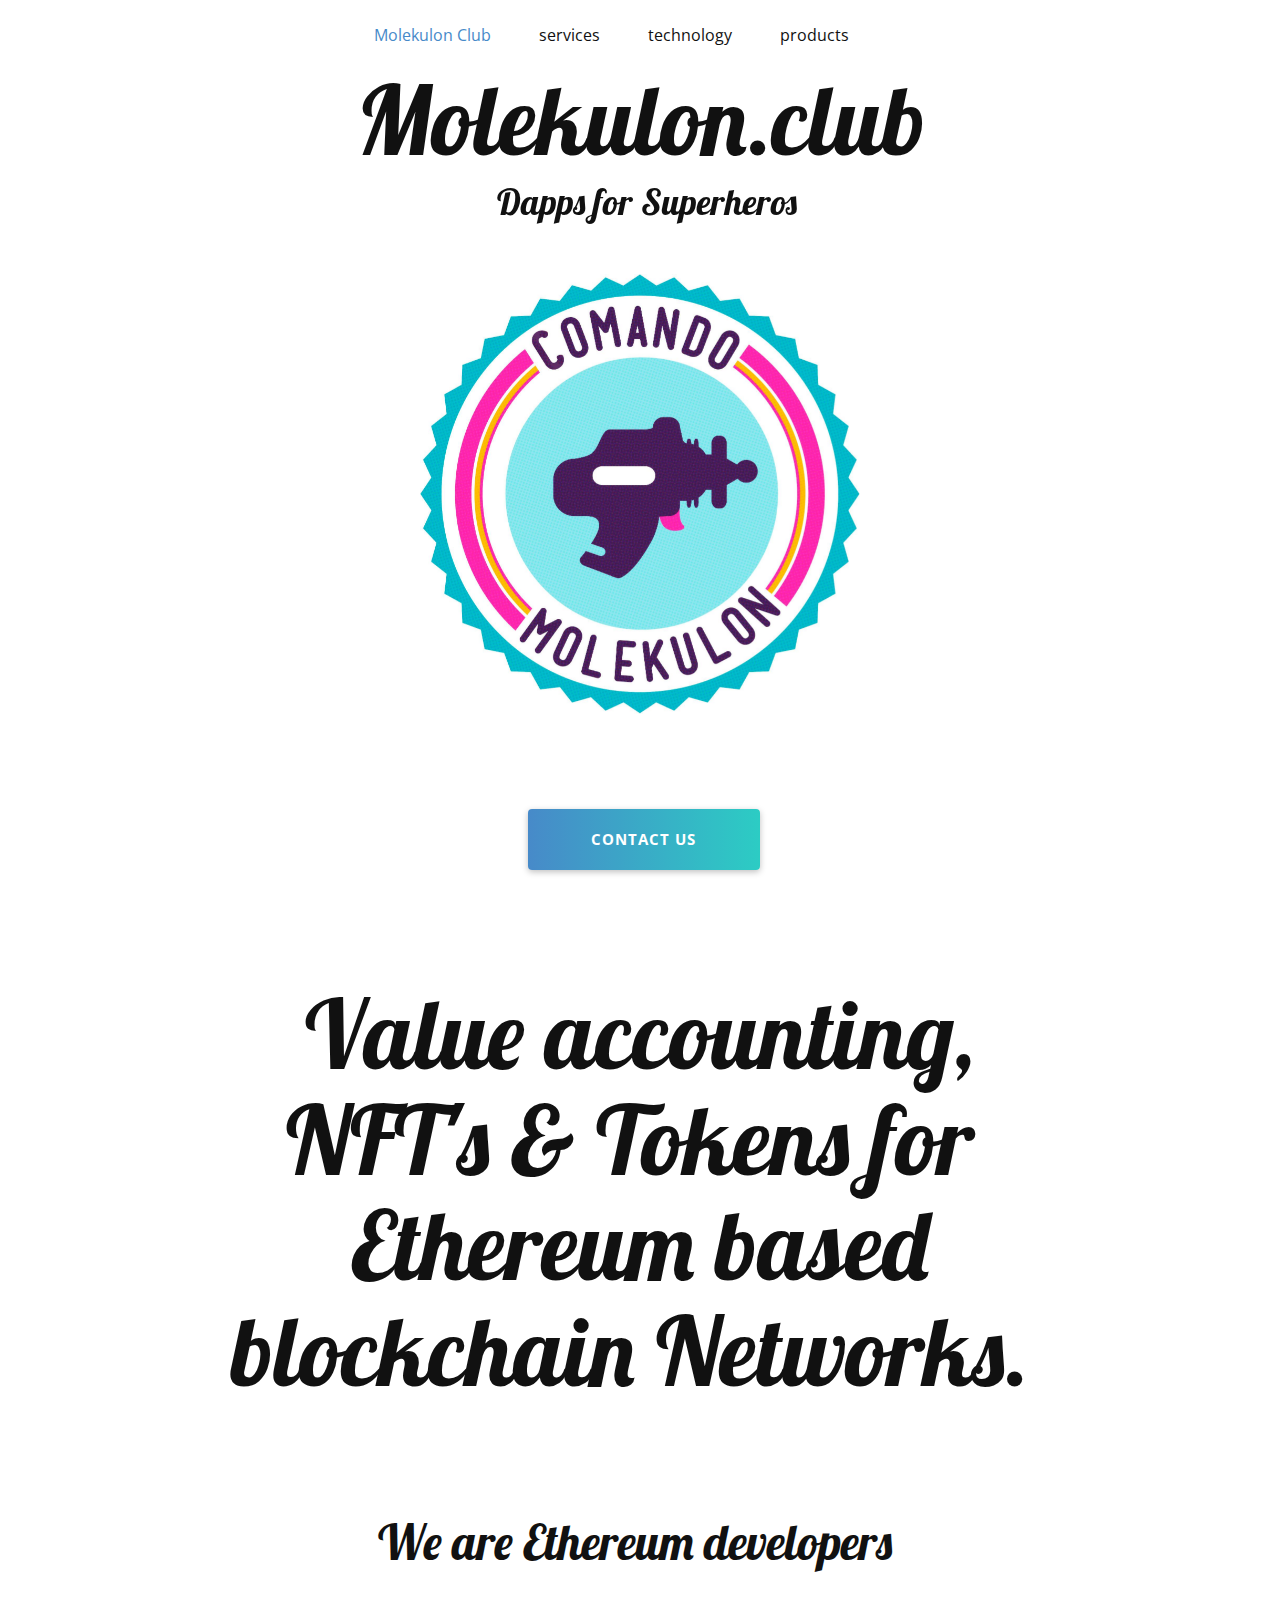
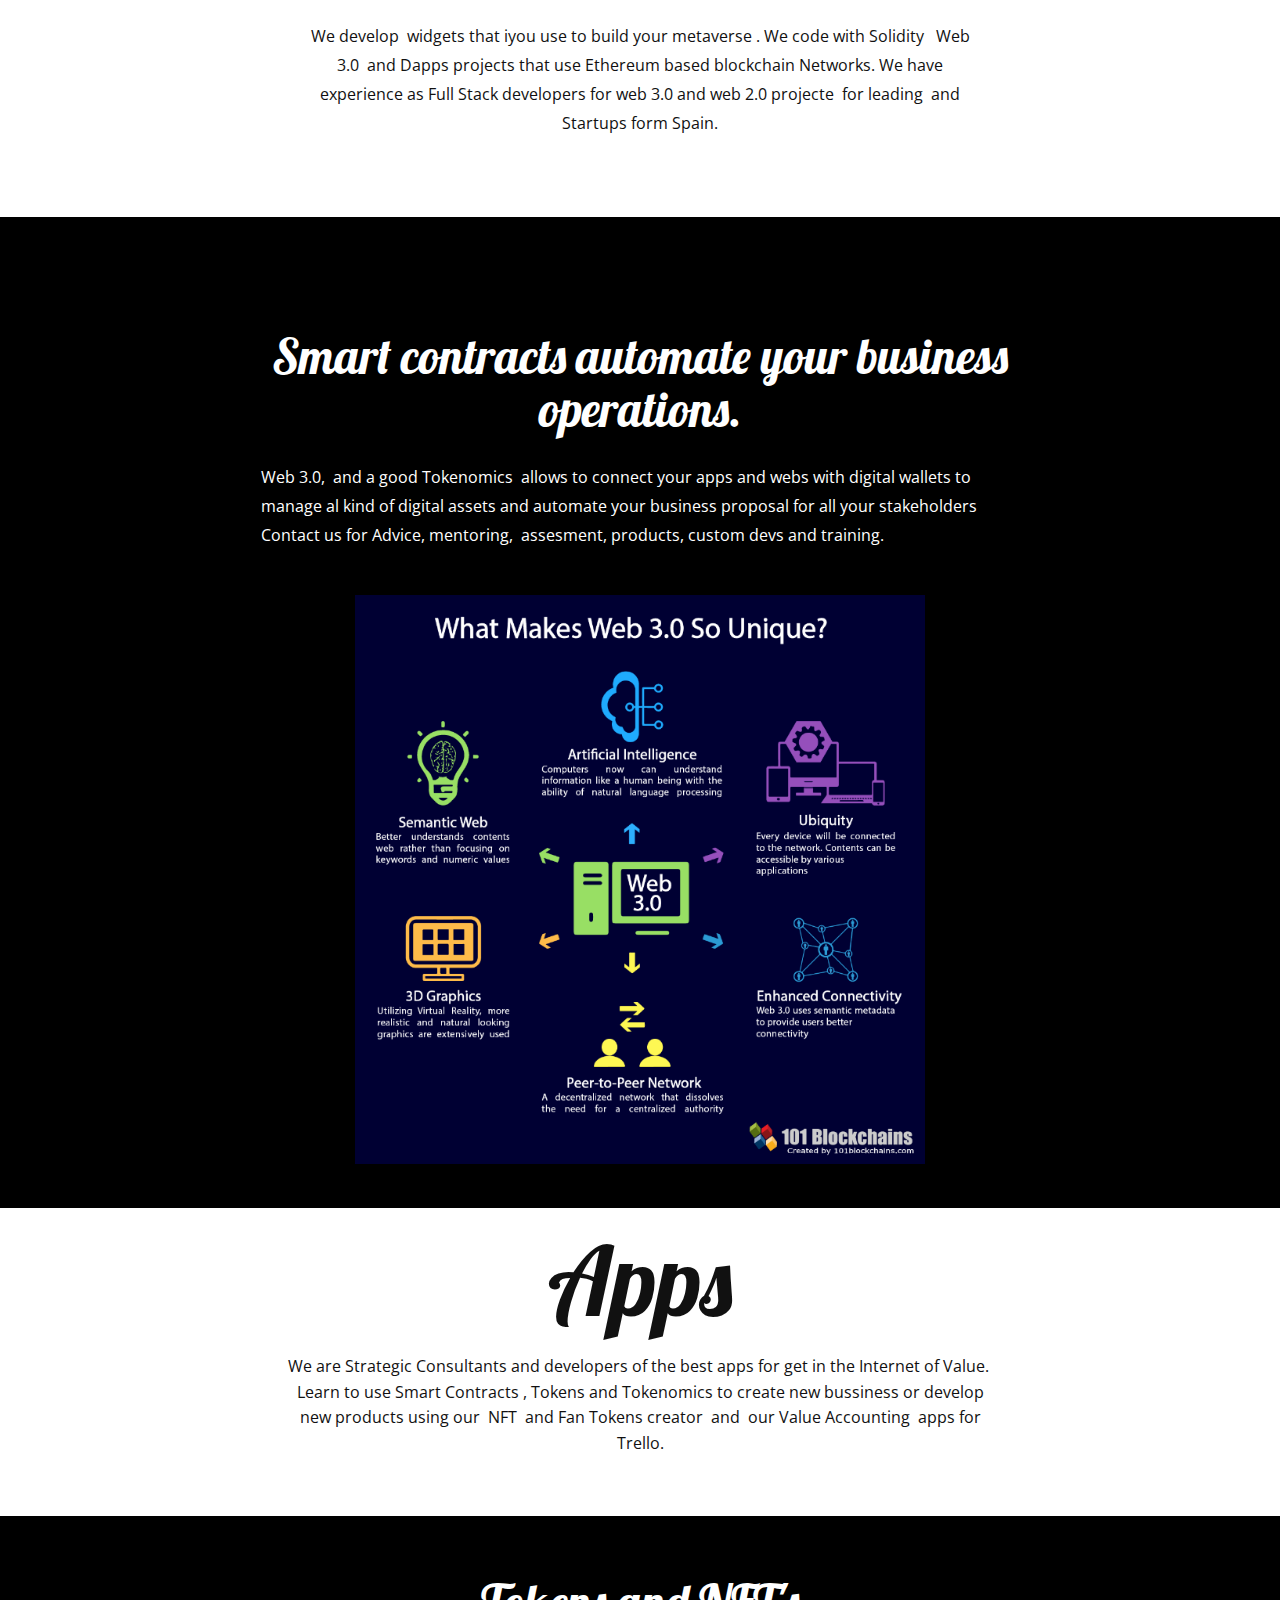
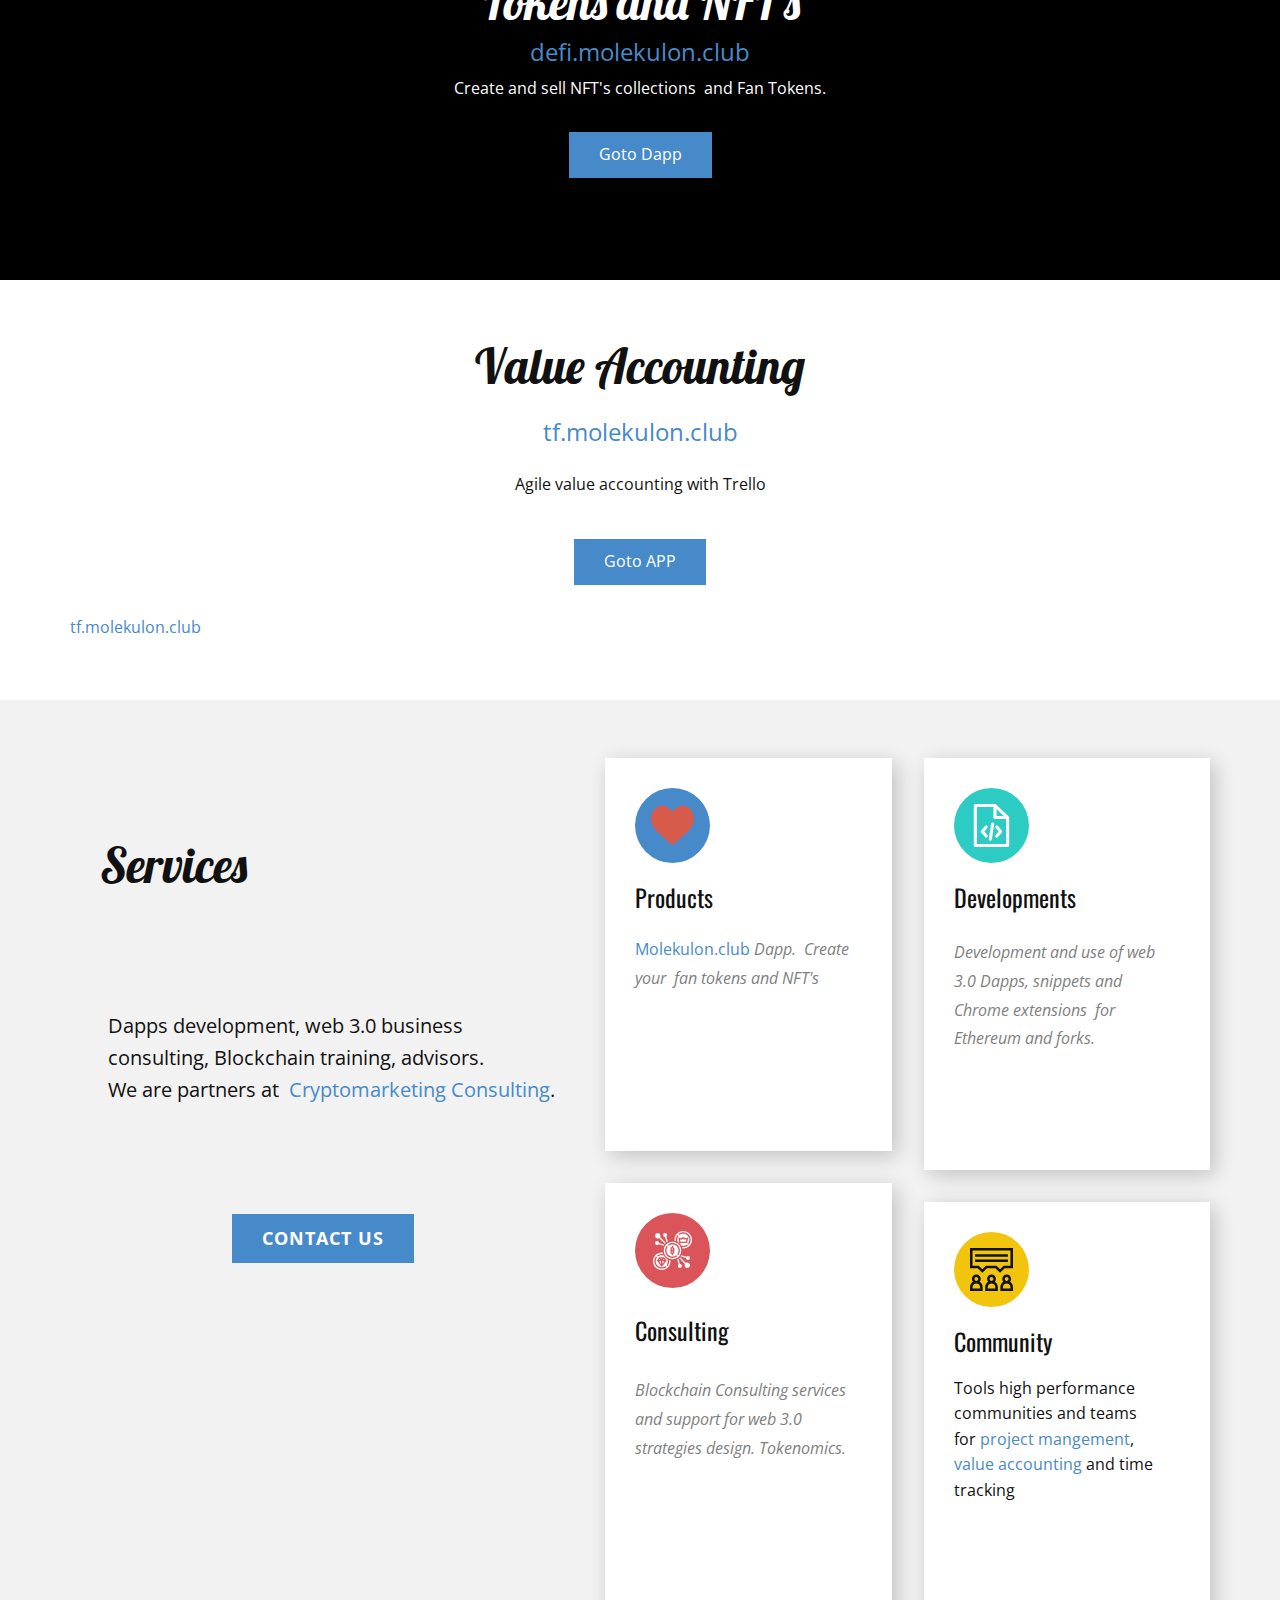
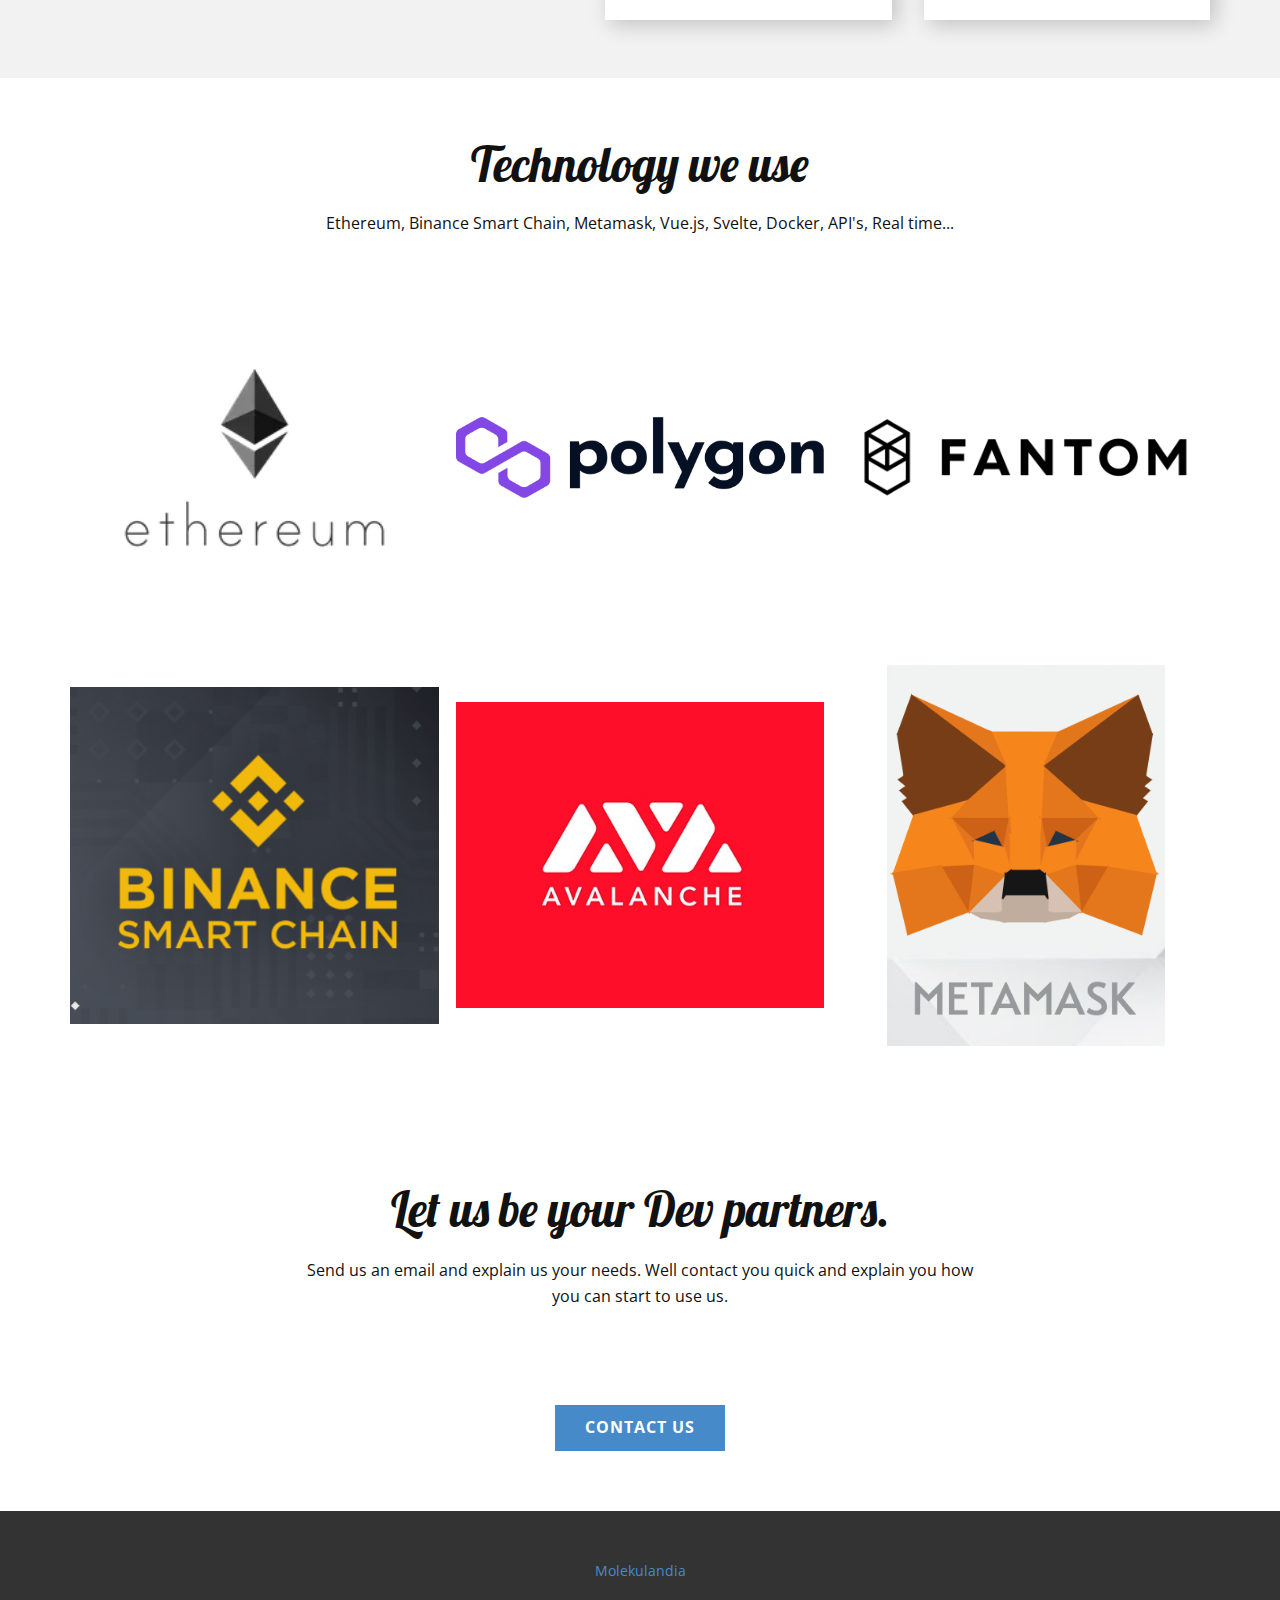
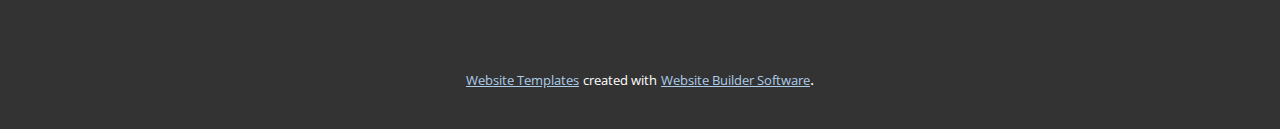
<file: Molekulon-Club.html>
<!DOCTYPE html>
<html style="font-size: 16px;" lang="en">
  <head>
    <meta name="viewport" content="width=device-width, initial-scale=1.0">
    <meta charset="utf-8">
    <meta name="keywords" content="Molekulon3, Web30, blockchain, dev,developers,ethereum,erc20,erc721,nft,cyptomarketing,binance,metamask,walletconnect, solidity, html,css">
    <meta name="description" content="We are Blockchain developers">
    <meta name="page_type" content="np-template-header-footer-from-plugin">
    <title>Molekulon Club</title>
    <link rel="stylesheet" href="nicepage.css" media="screen">
<link rel="stylesheet" href="Molekulon-Club.css" media="screen">
    <script class="u-script" type="text/javascript" src="jquery.js" defer=""></script>
    <script class="u-script" type="text/javascript" src="nicepage.js" defer=""></script>
    <meta name="generator" content="Nicepage 3.17.5, nicepage.com">
    <link rel="icon" href="images/favicon.jpg">
    <link id="u-theme-google-font" rel="stylesheet" href="https://fonts.googleapis.com/css?family=Roboto:100,100i,300,300i,400,400i,500,500i,700,700i,900,900i|Open+Sans:300,300i,400,400i,600,600i,700,700i,800,800i">
    <link id="u-page-google-font" rel="stylesheet" href="https://fonts.googleapis.com/css?family=Lobster:400|Lobster:400|Oswald:200,300,400,500,600,700">
    
    
    
    
    
    
    
    
    
    
    <script type="application/ld+json">{
		"@context": "http://schema.org",
		"@type": "Organization",
		"name": "Molekulon Club"
}</script>
    <meta property="og:title" content="Molekulon Club">
    <meta property="og:type" content="website">
    <meta property="og:description" content="We are Blockchain developers">
    <meta name="theme-color" content="#478ac9">
  </head>
  <body class="u-body"><header class="u-align-center u-clearfix u-header u-white u-header" id="sec-0f94"><div class="u-clearfix u-sheet u-sheet-1">
        <nav class="u-menu u-menu-dropdown u-offcanvas u-menu-1">
          <div class="menu-collapse" style="font-size: 1rem; letter-spacing: 0px;">
            <a class="u-button-style u-custom-left-right-menu-spacing u-custom-padding-bottom u-custom-top-bottom-menu-spacing u-nav-link u-text-active-palette-1-base u-text-hover-palette-2-base" href="#">
              <svg><use xmlns:xlink="http://www.w3.org/1999/xlink" xlink:href="#menu-hamburger"></use></svg>
              <svg version="1.1" xmlns="http://www.w3.org/2000/svg" xmlns:xlink="http://www.w3.org/1999/xlink"><defs><symbol id="menu-hamburger" viewBox="0 0 16 16" style="width: 16px; height: 16px;"><rect y="1" width="16" height="2"></rect><rect y="7" width="16" height="2"></rect><rect y="13" width="16" height="2"></rect>
</symbol>
</defs></svg>
            </a>
          </div>
          <div class="u-custom-menu u-nav-container">
            <ul class="u-nav u-unstyled u-nav-1"><li class="u-nav-item"><a class="u-button-style u-nav-link u-text-active-palette-1-base u-text-hover-palette-2-base" href="Molekulon-Club.html" style="padding: 10px 24px;">Molekulon Club</a>
</li><li class="u-nav-item"><a class="u-button-style u-nav-link u-text-active-palette-1-base u-text-hover-palette-2-base" href="#carousel_6379" style="padding: 10px 24px;">services</a>
</li><li class="u-nav-item"><a class="u-button-style u-nav-link u-text-active-palette-1-base u-text-hover-palette-2-base" href="#sec-e9dd" style="padding: 10px 24px;">technology</a>
</li><li class="u-nav-item"><a class="u-button-style u-nav-link u-text-active-palette-1-base u-text-hover-palette-2-base" href="Molekulon-Club.html#productos" data-page-id="81972" style="padding: 10px 24px;">products</a>
</li></ul>
          </div>
          <div class="u-custom-menu u-nav-container-collapse">
            <div class="u-black u-container-style u-inner-container-layout u-opacity u-opacity-95 u-sidenav">
              <div class="u-sidenav-overflow">
                <div class="u-menu-close"></div>
                <ul class="u-align-center u-nav u-popupmenu-items u-unstyled u-nav-2"><li class="u-nav-item"><a class="u-button-style u-nav-link" href="Molekulon-Club.html" style="padding: 10px 24px;">Molekulon Club</a>
</li><li class="u-nav-item"><a class="u-button-style u-nav-link" href="#carousel_6379" style="padding: 10px 24px;">services</a>
</li><li class="u-nav-item"><a class="u-button-style u-nav-link" href="#sec-e9dd" style="padding: 10px 24px;">technology</a>
</li><li class="u-nav-item"><a class="u-button-style u-nav-link" href="Molekulon-Club.html#productos" data-page-id="81972" style="padding: 10px 24px;">products</a>
</li></ul>
              </div>
            </div>
            <div class="u-black u-menu-overlay u-opacity u-opacity-70"></div>
          </div>
        </nav>
        <h1 class="u-custom-font u-text u-text-1" data-animation-name="lightSpeedIn" data-animation-duration="1000" data-animation-delay="0" data-animation-direction="">Molekulon.club</h1>
        <p class="u-custom-font u-text u-text-2">Dapps for Superheros</p>
        <img src="images/logocomandopablo.jpg" alt="" class="u-image u-image-contain u-image-default u-image-1" data-image-width="1675" data-image-height="1675" data-animation-name="rotateIn" data-animation-duration="1000" data-animation-delay="0" data-animation-direction="">
        <a href="mailto:molekulandia@gmail.com?subject=Molekulon3%20BLockchain%20developers%20message" class="u-btn u-btn-round u-button-style u-gradient u-none u-radius-4 u-text-body-alt-color u-btn-1"> contact us</a>
      </div></header>
    <section class="u-clearfix u-section-1" id="sec-a73a">
      <div class="u-clearfix u-sheet u-valign-middle-sm u-valign-middle-xs u-sheet-1">
        <h1 class="u-align-center u-custom-font u-font-lobster u-text u-title u-text-1">Value accounting, NFT's &amp; Tokens for&nbsp; Ethereum based blockchain Networks.&nbsp;</h1>
      </div>
    </section>
    <section class="u-align-center u-clearfix u-section-2" id="sec-ed38">
      <div class="u-clearfix u-sheet u-sheet-1">
        <h1 class="u-custom-font u-text u-text-1">We are Ethereum developers&nbsp;</h1>
        <p class="u-text u-text-2">We develop&nbsp; widgets that iyou use to build your metaverse . We code with Solidity&nbsp; &nbsp;Web 3.0&nbsp; and Dapps projects that use Ethereum based blockchain Networks. We have experience as Full Stack developers for web 3.0 and web 2.0 projecte&nbsp; for leading&nbsp; and Startups form Spain.</p>
      </div>
    </section>
    <section class="u-align-center u-black u-clearfix u-section-3" id="sec-be6b">
      <div class="u-clearfix u-sheet u-sheet-1">
        <h1 class="u-align-center u-custom-font u-text u-text-1">Smart contracts automate your business operations.</h1>
        <p class="u-align-left u-text u-text-2">Web 3.0,&nbsp; and a good Tokenomics&nbsp; allows to connect your apps and webs with digital wallets to manage al kind of digital assets and automate your business proposal for all your stakeholders<br>Contact us for Advice, mentoring,&nbsp; assesment, products, custom devs and training.&nbsp;
        </p>
        <img src="images/ScreenShot2020-10-08at14.36.52.png" alt="" class="u-image u-image-contain u-image-default u-image-1" data-image-width="728" data-image-height="727">
      </div>
    </section>
    <section class="u-clearfix u-section-4" id="productos">
      <div class="u-clearfix u-sheet u-sheet-1">
        <h1 class="u-align-center u-custom-font u-font-lobster u-text u-title u-text-1">Apps</h1>
        <p class="u-align-center u-text u-text-2">We are Strategic Consultants and developers of the best apps for get in the Internet of Value.&nbsp;<br>Learn to use Smart Contracts , Tokens and Tokenomics to create new bussiness or develop new products using our&nbsp; NFT&nbsp; and Fan Tokens creator&nbsp; and&nbsp; our Value Accounting&nbsp; apps for Trello.
        </p>
      </div>
    </section>
    <section class="u-align-center u-black u-clearfix u-section-5" id="sec-7011">
      <div class="u-align-center u-clearfix u-sheet u-sheet-1">
        <h2 class="u-custom-font u-text u-text-1">Tokens and NFT's</h2>
        <p class="u-text u-text-2">
          <a href="https://tf.molekulon.club/" c="" class="u-active-none u-border-none u-btn u-button-link u-button-style u-hover-none u-none u-text-palette-1-base u-btn-1">defi.mole​kulon.club<span style="font-size: 1.25rem;"></span>
          </a>
        </p>
        <p class="u-text u-text-3">Create and sell NFT's collections&nbsp; and Fan Tokens.</p>
        <a href="https://defi.molekulon.club" class="u-btn u-button-style u-palette-1-base u-btn-2" target="_blank">Goto Dapp</a>
      </div>
    </section>
    <section class="u-align-center u-clearfix u-white u-section-6" id="carousel_b81e">
      <div class="u-align-center u-clearfix u-sheet u-sheet-1">
        <h2 class="u-custom-font u-text u-text-1">Value Accounting</h2>
        <p class="u-text u-text-2">
          <a href="https://tf.mole​kulon.club" class="u-active-none u-border-none u-btn u-button-link u-button-style u-hover-none u-none u-text-palette-1-base u-btn-1">tf.mole​kulon.club</a>
        </p>
        <p class="u-text u-text-3">Agile value accounting with Trello</p>
        <a href="https://tf.molekulon.club" class="u-btn u-button-style u-palette-1-base u-btn-2" target="_blank">Goto APP</a>
        <a href="https://tf.mole​kulon.club" class="u-active-none u-border-none u-btn u-button-link u-button-style u-hover-none u-none u-text-palette-1-base u-btn-3">tf.mole​kulon.club</a>
      </div>
    </section>
    <section class="u-align-left u-clearfix u-grey-5 u-section-7" id="carousel_6379">
      <div class="u-clearfix u-sheet u-valign-middle-lg u-valign-middle-xl u-sheet-1">
        <div class="u-align-left u-container-style u-expanded-width-md u-expanded-width-sm u-expanded-width-xs u-group u-group-1">
          <div class="u-container-layout u-container-layout-1">
            <h1 class="u-custom-font u-text u-text-1">Services</h1>
            <p class="u-text u-text-2">Dapps development, web 3.0 business consulting, Blockchain training, advisors.<br>We are partners at&nbsp; <a href="https://cryptomarketing.es/english" class="u-active-none u-border-none u-btn u-button-link u-button-style u-hover-none u-none u-text-palette-1-base u-btn-1">Cryptomarketing Consulting</a>.
            </p>
            <a href="mailto:molekulandia@gmail.com?subject=%5BMolekulon3%5D%20Mail%20for%20founders" class="u-border-0 u-btn u-button-style u-hover-palette-1-dark-1 u-palette-1-base u-btn-2">contact us</a>
          </div>
        </div>
        <div class="u-clearfix u-expanded-width-md u-expanded-width-sm u-expanded-width-xs u-gutter-32 u-layout-wrap u-layout-wrap-1">
          <div class="u-gutter-0 u-layout">
            <div class="u-layout-row">
              <div class="u-size-30">
                <div class="u-layout-col">
                  <div class="u-align-left u-container-style u-layout-cell u-left-cell u-size-30 u-white u-layout-cell-1">
                    <div class="u-container-layout u-valign-top u-container-layout-2"><span class="u-icon u-icon-circle u-palette-1-base u-spacing-16 u-icon-1"><svg class="u-svg-link" preserveAspectRatio="xMidYMin slice" viewBox="0 0 50 50" style=""><use xmlns:xlink="http://www.w3.org/1999/xlink" xlink:href="#svg-19f0"></use></svg><svg xmlns="http://www.w3.org/2000/svg" xmlns:xlink="http://www.w3.org/1999/xlink" version="1.1" xml:space="preserve" class="u-svg-content" viewBox="0 0 50 50" x="0px" y="0px" id="svg-19f0" style=""><path style="fill:currentColor;" d="M24.85,10.126c2.018-4.783,6.628-8.125,11.99-8.125c7.223,0,12.425,6.179,13.079,13.543
	c0,0,0.353,1.828-0.424,5.119c-1.058,4.482-3.545,8.464-6.898,11.503L24.85,48L7.402,32.165c-3.353-3.038-5.84-7.021-6.898-11.503
	c-0.777-3.291-0.424-5.119-0.424-5.119C0.734,8.179,5.936,2,13.159,2C18.522,2,22.832,5.343,24.85,10.126z"></path></svg></span>
                      <h4 class="u-custom-font u-font-oswald u-text u-text-3">Products</h4>
                      <p class="u-text u-text-grey-50 u-text-4">
                        <a href="defi.molekulon.club" class="u-active-none u-border-none u-btn u-button-link u-button-style u-hover-none u-none u-text-palette-1-base u-btn-3">Molekulon.club</a>&nbsp;Dapp.&nbsp; Create your&nbsp; fan tokens and NFT's<br>
                        <br>
                      </p>
                    </div>
                  </div>
                  <div class="u-align-left u-container-style u-layout-cell u-left-cell u-size-30 u-white u-layout-cell-2">
                    <div class="u-container-layout u-valign-top u-container-layout-3"><span class="u-icon u-icon-circle u-palette-2-base u-spacing-16 u-icon-2"><svg class="u-svg-link" preserveAspectRatio="xMidYMin slice" viewBox="0 0 64 64" style=""><use xmlns:xlink="http://www.w3.org/1999/xlink" xlink:href="#svg-1129"></use></svg><svg xmlns="http://www.w3.org/2000/svg" xmlns:xlink="http://www.w3.org/1999/xlink" version="1.1" xml:space="preserve" class="u-svg-content" viewBox="0 0 64 64" id="svg-1129"><path d="m17 44h-2l1 1.333z"></path><path d="m13 44.667-1 1.333h2z"></path><path d="m26.82 46.059c.116.639.18 1.287.18 1.941 0 2.536-.885 5.011-2.491 6.97l-1.547-1.269c1.314-1.602 2.038-3.627 2.038-5.701 0-1.045-.191-2.071-.551-3.06-2.224-1.303-4.079-3.157-5.383-5.379-2.96-1.074-6.356-.501-8.767 1.477l-1.268-1.547c2.47-2.024 5.787-2.83 8.921-2.279-.256-.688-.476-1.393-.63-2.124-.465-.053-.911-.088-1.322-.088-7.168 0-13 5.832-13 13s5.832 13 13 13 13-5.832 13-13c0-.412-.036-.857-.088-1.323-.719-.151-1.414-.367-2.092-.618zm-14.32-4.059h7l3.75 5-7.25 9.667-7.25-9.667zm3.5 17c-6.065 0-11-4.935-11-11 0-2.536.885-5.011 2.491-6.97l1.547 1.269c-1.314 1.602-2.038 3.627-2.038 5.701 0 4.962 4.037 9 9 9 2.074 0 4.099-.724 5.701-2.038l1.268 1.547c-1.959 1.606-4.434 2.491-6.969 2.491z"></path><path d="m32 33h-1v2h1c.552 0 1-.449 1-1s-.448-1-1-1z"></path><path d="m17 52 3-4h-3z"></path><path d="m19 44.667-1 1.333h2z"></path><path d="m15 52v-4h-3z"></path><path d="m37.18 17.941c-.116-.639-.18-1.287-.18-1.941 0-2.536.885-5.011 2.491-6.97l1.547 1.269c-1.314 1.602-2.038 3.627-2.038 5.701 0 1.045.191 2.071.551 3.06.937.549 1.807 1.196 2.601 1.929l-1.398-8.385 4.521 1.293 2.721-2.177 2.724 2.178 4.526-1.293-1.399 8.395h-11.683c1.084 1.002 2.019 2.159 2.77 3.44 2.959 1.073 6.356.5 8.767-1.477l1.268 1.547c-1.959 1.605-4.434 2.49-6.969 2.49-.654 0-1.302-.064-1.941-.18.251.678.467 1.372.618 2.092.466.053.912.088 1.323.088 7.168 0 13-5.832 13-13s-5.832-13-13-13-13 5.832-13 13c0 .412.036.857.088 1.323.719.151 1.414.367 2.092.618zm10.82-12.941c6.065 0 11 4.935 11 11 0 2.536-.885 5.011-2.491 6.97l-1.547-1.269c1.314-1.602 2.038-3.627 2.038-5.701 0-4.962-4.037-9-9-9-2.074 0-4.099.724-5.701 2.038l-1.268-1.547c1.959-1.606 4.434-2.491 6.969-2.491z"></path><path d="m45 32c0-7.168-5.832-13-13-13s-13 5.832-13 13 5.832 13 13 13 13-5.832 13-13zm-13 11c-6.065 0-11-4.935-11-11 0-2.536.885-5.011 2.491-6.97l1.547 1.269c-1.314 1.602-2.038 3.627-2.038 5.701 0 4.962 4.037 9 9 9 2.074 0 4.099-.724 5.701-2.038l1.268 1.547c-1.959 1.606-4.434 2.491-6.969 2.491zm3-13c0 .768-.29 1.469-.766 2 .476.531.766 1.232.766 2 0 1.302-.839 2.402-2 2.816v2.184h-2v-2h-2v-10h2v-2h2v2.184c1.161.414 2 1.514 2 2.816zm3.962 7.701c1.314-1.602 2.038-3.627 2.038-5.701 0-4.962-4.037-9-9-9-2.074 0-4.099.724-5.701 2.038l-1.268-1.547c1.959-1.606 4.434-2.491 6.969-2.491 6.065 0 11 4.935 11 11 0 2.536-.885 5.011-2.491 6.97z"></path><path d="m32 29h-1v2h1c.552 0 1-.449 1-1s-.448-1-1-1z"></path><path d="m52.754 15.396-2.478.707-2.28-1.822-2.277 1.823-2.473-.708.601 3.604h8.306z"></path><path d="m54 50c-.74 0-1.424.215-2.019.567l-8.701-8.701c-.44.502-.912.974-1.414 1.414l8.701 8.701c-.352.595-.567 1.279-.567 2.019 0 2.206 1.794 4 4 4s4-1.794 4-4-1.794-4-4-4z"></path><path d="m55 40c-.984 0-1.851.482-2.398 1.216l-7.322-2.253c-.322.613-.689 1.197-1.09 1.757l7.823 2.407c.068 1.594 1.376 2.873 2.987 2.873 1.654 0 3-1.346 3-3s-1.346-3-3-3z"></path><path d="m43.127 52.013-2.407-7.824c-.56.401-1.144.768-1.757 1.091l2.253 7.323c-.734.547-1.216 1.413-1.216 2.397 0 1.654 1.346 3 3 3s3-1.346 3-3c0-1.611-1.279-2.919-2.873-2.987z"></path><path d="m10 14c.74 0 1.424-.215 2.019-.567l8.701 8.701c.44-.502.912-.974 1.414-1.414l-8.701-8.701c.352-.595.567-1.279.567-2.019 0-2.206-1.794-4-4-4s-4 1.794-4 4 1.794 4 4 4z"></path><path d="m9 24c.984 0 1.851-.482 2.398-1.216l7.323 2.253c.322-.613.689-1.197 1.09-1.757l-7.824-2.407c-.068-1.594-1.376-2.873-2.987-2.873-1.654 0-3 1.346-3 3s1.346 3 3 3z"></path><path d="m20.872 11.987 2.408 7.824c.56-.401 1.144-.768 1.757-1.091l-2.253-7.322c.734-.547 1.216-1.414 1.216-2.398 0-1.654-1.346-3-3-3s-3 1.346-3 3c0 1.611 1.278 2.919 2.872 2.987z"></path></svg></span>
                      <h4 class="u-custom-font u-font-oswald u-text u-text-5">Consulting</h4>
                      <p class="u-text u-text-grey-50 u-text-6">Blockchain Consulting services and support for web 3.0 strategies design. Tokenomics.</p>
                    </div>
                  </div>
                </div>
              </div>
              <div class="u-size-30">
                <div class="u-layout-col">
                  <div class="u-align-left u-container-style u-layout-cell u-right-cell u-size-30 u-white u-layout-cell-3">
                    <div class="u-container-layout u-container-layout-4"><span class="u-icon u-icon-circle u-palette-4-base u-spacing-16 u-icon-3"><svg class="u-svg-link" preserveAspectRatio="xMidYMin slice" viewBox="0 0 512 512" style=""><use xmlns:xlink="http://www.w3.org/1999/xlink" xlink:href="#svg-9e4f"></use></svg><svg xmlns="http://www.w3.org/2000/svg" xmlns:xlink="http://www.w3.org/1999/xlink" version="1.1" xml:space="preserve" class="u-svg-content" viewBox="0 0 512 512" x="0px" y="0px" id="svg-9e4f" style="enable-background:new 0 0 512 512;"><g><g><path d="M460.943,147.656L310.318,5.089C306.859,1.822,302.291,0,297.53,0H63.845C53.574,0,45.249,8.325,45.249,18.596v474.809    c0,10.271,8.325,18.596,18.596,18.596h384.31c10.271,0,18.596-8.325,18.596-18.596V161.162    C466.751,156.055,464.649,151.17,460.943,147.656z M429.559,474.809H82.441V37.191h207.689l139.43,131.973V474.809z"></path>
</g>
</g><g><g><path d="M379.332,316.566l-45.249-53.927c-6.595-7.86-18.323-8.901-26.201-2.287c-7.86,6.601-8.889,18.329-2.287,26.201    l35.22,41.97l-35.214,41.97c-6.608,7.872-5.579,19.606,2.287,26.201c3.49,2.926,7.73,4.351,11.945,4.351    c5.306,0,10.581-2.256,14.25-6.645l45.249-53.927C385.141,333.562,385.141,323.477,379.332,316.566z"></path>
</g>
</g><g><g><path d="M206.405,370.493l-35.226-41.97l35.22-41.964c6.601-7.872,5.579-19.606-2.293-26.201    c-7.866-6.602-19.594-5.573-26.201,2.287l-45.249,53.927c-5.802,6.911-5.802,16.996,0,23.908l45.249,53.927    c3.682,4.382,8.951,6.639,14.257,6.639c4.221,0,8.461-1.426,11.951-4.351C211.978,390.093,213.007,378.366,206.405,370.493z"></path>
</g>
</g><g><g><path d="M272.426,220.259c-10.066-1.531-19.631,5.442-21.174,15.596l-27.274,179.758c-1.543,10.159,5.442,19.637,15.596,21.174    c0.948,0.143,1.884,0.211,2.814,0.211c9.037,0,16.959-6.595,18.36-15.806l27.274-179.758    C289.565,231.28,282.579,221.803,272.426,220.259z"></path>
</g>
</g><g><g><path d="M316.126,142.567V18.596h-37.191v142.567c0,10.271,8.325,18.596,18.596,18.596h150.625v-37.191H316.126z"></path>
</g>
</g></svg></span>
                      <h4 class="u-custom-font u-font-oswald u-text u-text-7">Developments</h4>
                      <p class="u-text u-text-grey-50 u-text-8">Development and use of web&nbsp; 3.0 Dapps, snippets and Chrome extensions&nbsp; for&nbsp; Ethereum and forks.</p>
                    </div>
                  </div>
                  <div class="u-align-left u-container-style u-layout-cell u-right-cell u-size-30 u-white u-layout-cell-4" data-href="https://www.timefounder.com">
                    <div class="u-container-layout u-container-layout-5"><span class="u-icon u-icon-circle u-palette-3-base u-spacing-16 u-icon-4"><svg class="u-svg-link" preserveAspectRatio="xMidYMin slice" viewBox="0 0 510 510" style=""><use xmlns:xlink="http://www.w3.org/1999/xlink" xlink:href="#svg-9349"></use></svg><svg xmlns="http://www.w3.org/2000/svg" xmlns:xlink="http://www.w3.org/1999/xlink" version="1.1" xml:space="preserve" class="u-svg-content" viewBox="0 0 510 510" id="svg-9349"><g><path d="m114.913 401.549c7.838-9.175 12.587-21.064 12.587-34.049 0-28.948-23.551-52.5-52.5-52.5s-52.5 23.552-52.5 52.5c0 12.984 4.749 24.874 12.587 34.049-21.06 13.295-35.087 36.759-35.087 63.451v45h150v-45c0-26.692-14.027-50.156-35.087-63.451zm-62.413-34.049c0-12.406 10.093-22.5 22.5-22.5s22.5 10.094 22.5 22.5-10.093 22.5-22.5 22.5-22.5-10.094-22.5-22.5zm67.5 112.5h-90v-15c0-24.814 20.187-45 45-45s45 20.186 45 45z"></path><path d="m294.913 401.549c7.839-9.175 12.587-21.064 12.587-34.049 0-28.948-23.552-52.5-52.5-52.5-28.949 0-52.5 23.552-52.5 52.5 0 12.984 4.749 24.874 12.587 34.049-21.06 13.295-35.087 36.759-35.087 63.451v45h150v-45c0-26.693-14.027-50.156-35.087-63.451zm-62.413-34.049c0-12.406 10.093-22.5 22.5-22.5 12.406 0 22.5 10.094 22.5 22.5s-10.094 22.5-22.5 22.5c-12.407 0-22.5-10.094-22.5-22.5zm67.5 112.5h-90v-15c0-24.814 20.187-45 45-45 24.814 0 45 20.186 45 45z"></path><path d="m474.913 401.549c7.839-9.175 12.587-21.064 12.587-34.049 0-28.948-23.552-52.5-52.5-52.5s-52.5 23.552-52.5 52.5c0 12.984 4.748 24.874 12.587 34.049-21.06 13.295-35.087 36.758-35.087 63.451v45h150v-45c0-26.693-14.027-50.156-35.087-63.451zm-62.413-34.049c0-12.406 10.094-22.5 22.5-22.5s22.5 10.094 22.5 22.5-10.094 22.5-22.5 22.5-22.5-10.094-22.5-22.5zm67.5 112.5h-90v-15c0-24.814 20.186-45 45-45s45 20.186 45 45z"></path><path d="m0 0v240h91.507l54.853 54.853 54.853-54.853h100.294l54.853 54.853 54.853-54.853h98.787v-240zm480 210h-81.213l-42.427 42.427-42.426-42.427h-125.147l-42.426 42.427-42.427-42.427h-73.934v-180h450z"></path><path d="m60 75h390v30h-390z"></path><path d="m60 135h390v30h-390z"></path>
</g></svg></span>
                      <h4 class="u-custom-font u-font-oswald u-text u-text-9">Community</h4>
                      <p class="u-text u-text-10">Tools high performance communities and teams for&nbsp;<a href="https://trello.com" class="u-active-none u-border-none u-btn u-button-link u-button-style u-hover-none u-none u-text-palette-1-base u-btn-4">project mangement</a>, <a href="https://timefounder.com" class="u-active-none u-border-none u-btn u-button-link u-button-style u-hover-none u-none u-text-palette-1-base u-btn-5">value accounting</a> and time tracking
                      </p>
                    </div>
                  </div>
                </div>
              </div>
            </div>
          </div>
        </div>
      </div>
    </section>
    <section class="u-align-center u-clearfix u-white u-section-8" id="sec-e9dd">
      <div class="u-clearfix u-sheet u-sheet-1">
        <h2 class="u-custom-font u-text u-text-1">Technology we use</h2>
        <p class="u-text u-text-2">Ethereum, Binance Smart Chain, Metamask, Vue.js, Svelte, Docker, API's, Real time...</p>
        <div class="u-expanded-width u-gallery u-layout-grid u-lightbox u-show-text-on-hover u-gallery-1">
          <div class="u-gallery-inner u-gallery-inner-1">
            <div class="u-effect-fade u-gallery-item" data-href="https://ethereum.org">
              <div class="u-back-slide">
                <img class="u-back-image u-expanded u-image-contain" src="images/ethereum-logo-portrait-black-small.webp">
              </div>
              <div class="u-over-slide u-shading u-over-slide-1">
                <h3 class="u-gallery-heading"></h3>
                <p class="u-gallery-text"></p>
              </div>
            </div>
            <div class="u-effect-fade u-gallery-item u-gallery-item-2" data-image-width="1280" data-image-height="720">
              <div class="u-back-slide" data-image-width="1090" data-image-height="240">
                <img class="u-back-image u-expanded u-image-contain u-back-image-2" src="images/Polygonlogo.png">
              </div>
              <div class="u-over-slide u-shading u-over-slide-2">
                <h3 class="u-gallery-heading" style="background-image: none;"></h3>
                <p class="u-gallery-text" style="background-image: none;"></p>
              </div>
            </div>
            <div class="u-effect-fade u-gallery-item">
              <div class="u-back-slide" data-image-width="820" data-image-height="312">
                <img class="u-back-image u-expanded u-image-contain" src="images/fantom-logo-820x312.png">
              </div>
              <div class="u-over-slide u-shading u-over-slide-3">
                <h3 class="u-gallery-heading"></h3>
                <p class="u-gallery-text"></p>
              </div>
            </div>
            <div class="u-effect-fade u-gallery-item">
              <div class="u-back-slide">
                <img class="u-back-image u-expanded u-image-contain" src="images/ScreenShot2020-10-08at19.31.111.png">
              </div>
              <div class="u-over-slide u-shading u-over-slide-4">
                <h3 class="u-gallery-heading"></h3>
                <p class="u-gallery-text"></p>
              </div>
            </div>
            <div class="u-effect-fade u-gallery-item u-gallery-item-5" data-image-width="2000" data-image-height="1333">
              <div class="u-back-slide" data-image-width="471" data-image-height="391">
                <img class="u-back-image u-expanded u-image-contain" src="images/ScreenShot2021-09-17at14.43.26.png">
              </div>
              <div class="u-over-slide u-shading u-over-slide-5">
                <h3 class="u-gallery-heading" style="background-image: none;"></h3>
                <p class="u-gallery-text" style="background-image: none;"></p>
              </div>
            </div>
            <div class="u-effect-fade u-gallery-item">
              <div class="u-back-slide">
                <img class="u-back-image u-expanded u-image-contain" src="images/ScreenShot2020-10-08at19.21.56.png">
              </div>
              <div class="u-over-slide u-shading u-over-slide-6">
                <h3 class="u-gallery-heading"></h3>
                <p class="u-gallery-text"></p>
              </div>
            </div>
          </div>
        </div>
      </div>
    </section>
    <section class="u-align-center u-clearfix u-section-9" id="sec-8dd8">
      <div class="u-clearfix u-sheet u-sheet-1">
        <h2 class="u-custom-font u-font-lobster u-text u-text-1">Let us be your Dev partners.</h2>
        <p class="u-text u-text-2">Send us an email and explain us your needs. Well contact you quick and explain you how you can start to use us.</p>
        <a href="mailto:molekulandia@gmail.com?subject=%5BMolekulon3%5D%20Mail%20for%20founders" class="u-btn u-button-style u-hover-palette-1-dark-1 u-palette-1-base u-btn-1">contact us</a>
      </div>
    </section>
    
    
    <footer class="u-align-center u-clearfix u-footer u-grey-80 u-footer" id="sec-e301"><div class="u-clearfix u-sheet u-sheet-1">
        <p class="u-small-text u-text u-text-variant u-text-1">
          <a href="molekulon.club" class="u-active-none u-border-none u-btn u-button-link u-button-style u-hover-none u-none u-text-palette-1-base u-btn-1">Molekulandia</a>
        </p>
      </div></footer>
    <section class="u-backlink u-clearfix u-grey-80">
      <a class="u-link" href="https://nicepage.com/website-templates" target="_blank">
        <span>Website Templates</span>
      </a>
      <p class="u-text">
        <span>created with</span>
      </p>
      <a class="u-link" href="https://nicepage.com/" target="_blank">
        <span>Website Builder Software</span>
      </a>. 
    </section>
  </body>
</html>
</file>
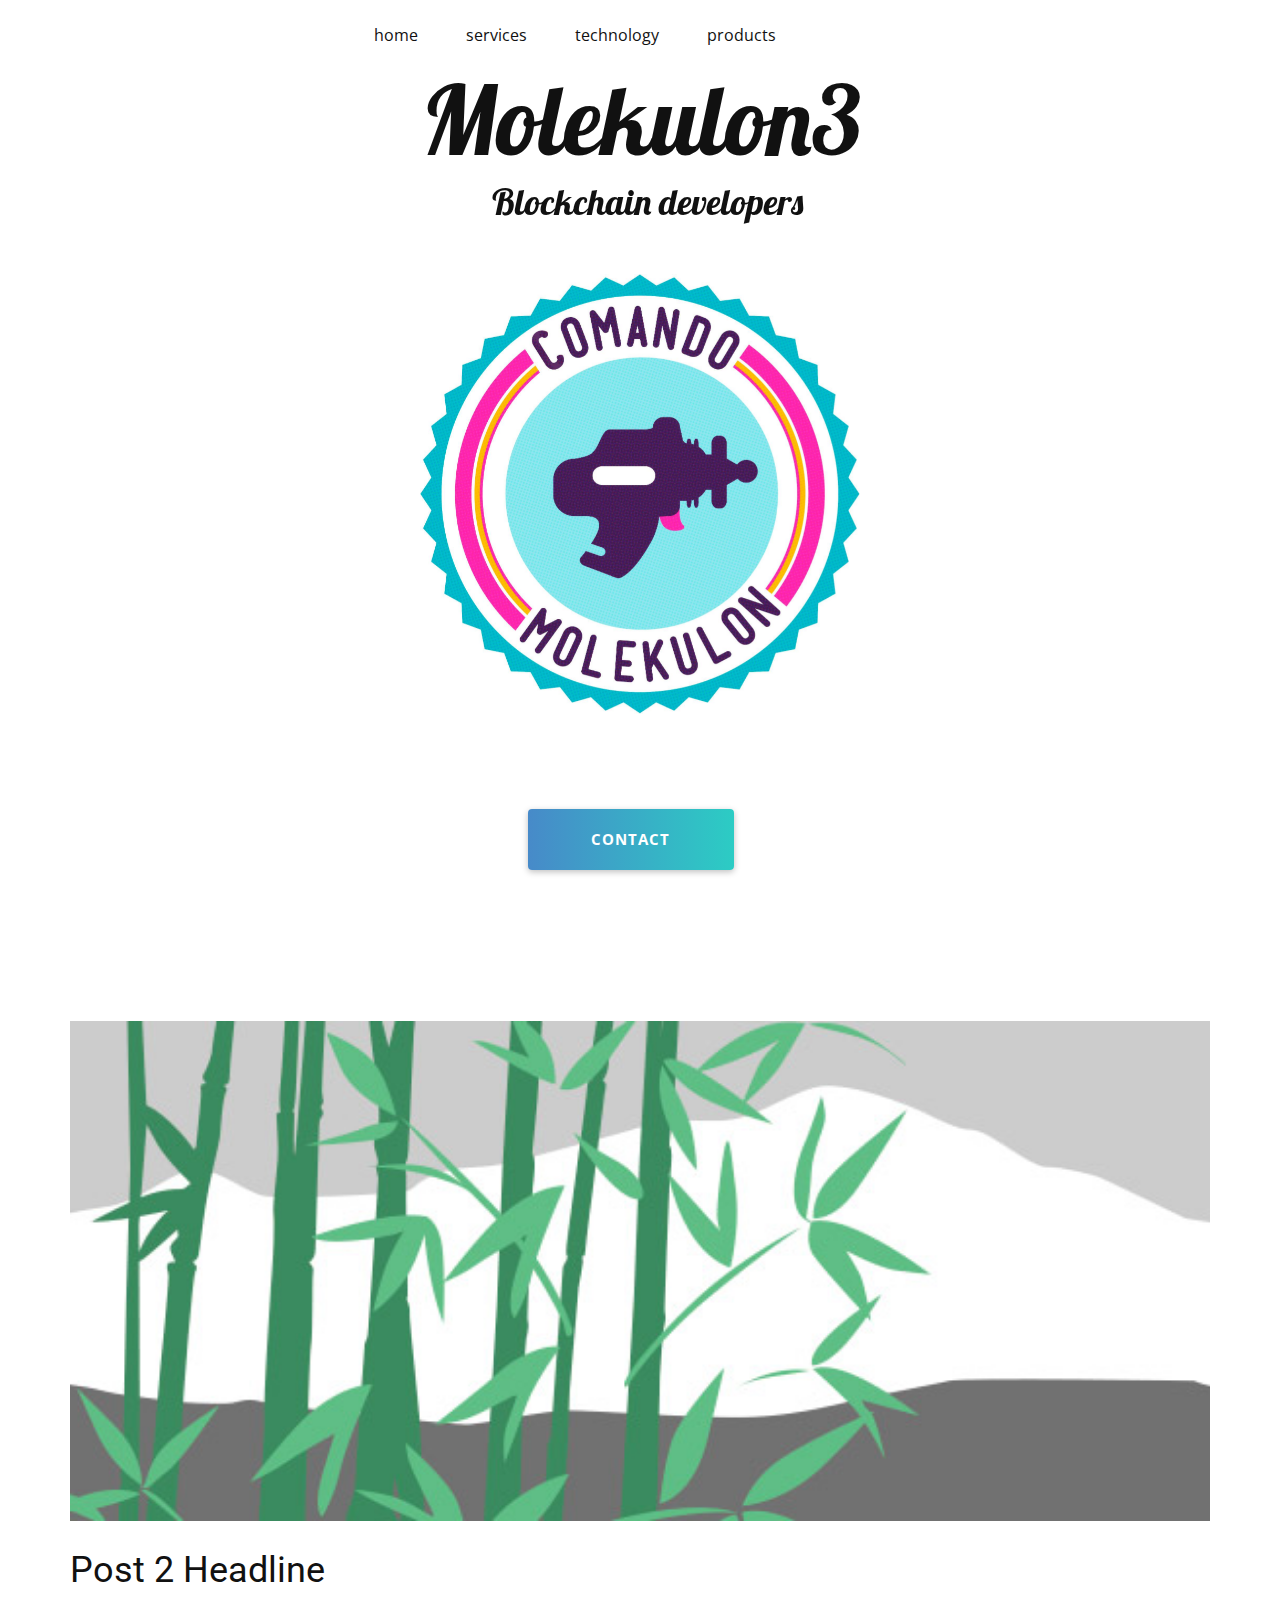
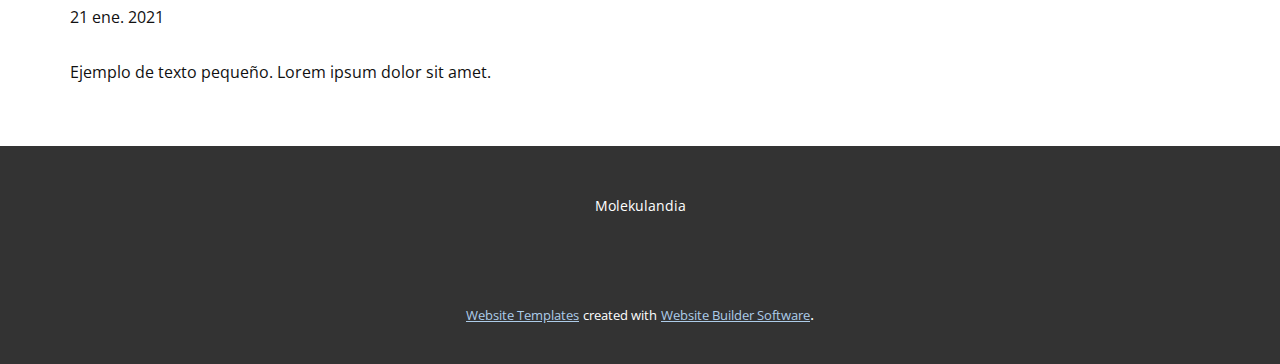
<file: blog/enviar-1.html>
<!doctype html>
<html style="font-size: 16px;"><head>
    <meta name="viewport" content="width=device-width, initial-scale=1.0">
    <meta charset="utf-8">
    <meta name="keywords" content="Blog Post 1">
    <meta name="description" content="">
    <meta name="page_type" content="np-template-header-footer-from-plugin">
    <title>Post 2 Headline</title>
    <link rel="stylesheet" href="../nicepage.css" media="screen">
<link rel="stylesheet" href="../Post-Template.css" media="screen">
    <script class="u-script" type="text/javascript" src="../jquery.js" defer=""></script>
    <script class="u-script" type="text/javascript" src="../nicepage.js" defer=""></script>
    <meta name="generator" content="Nicepage 3.3.7, nicepage.com">
    <link id="u-theme-google-font" rel="stylesheet" href="https://fonts.googleapis.com/css?family=Roboto:100,100i,300,300i,400,400i,500,500i,700,700i,900,900i|Open+Sans:300,300i,400,400i,600,600i,700,700i,800,800i">
    <link id="u-page-google-font" rel="stylesheet" href="https://fonts.googleapis.com/css?family=Lobster:400">
    
    
    <script type="application/ld+json">{
		"@context": "http://schema.org",
		"@type": "Organization",
		"name": "Site1",
		"url": "index.html"
}</script>
    <meta property="og:title" content="Post Template">
    <meta property="og:type" content="website">
    <meta name="theme-color" content="#478ac9">
    <link rel="canonical" href="../index.html">
    <meta property="og:url" content="index.html">
  </head>
  <body class="u-body"><header class="u-align-center u-clearfix u-header u-white u-header" id="sec-0f94"><div class="u-clearfix u-sheet u-sheet-1">
        <nav class="u-menu u-menu-dropdown u-offcanvas u-menu-1">
          <div class="menu-collapse" style="font-size: 1rem; letter-spacing: 0px;">
            <a class="u-button-style u-custom-left-right-menu-spacing u-custom-padding-bottom u-custom-top-bottom-menu-spacing u-nav-link u-text-active-palette-1-base u-text-hover-palette-2-base" href="../#">
              <svg><use xmlns:xlink="http://www.w3.org/1999/xlink" xlink:href="../#menu-hamburger"></use></svg>
              <svg version="1.1" xmlns="http://www.w3.org/2000/svg" xmlns:xlink="http://www.w3.org/1999/xlink"><defs><symbol id="menu-hamburger" viewBox="0 0 16 16" style="width: 16px; height: 16px;"><rect y="1" width="16" height="2"></rect><rect y="7" width="16" height="2"></rect><rect y="13" width="16" height="2"></rect>
</symbol>
</defs></svg>
            </a>
          </div>
          <div class="u-custom-menu u-nav-container">
            <ul class="u-nav u-unstyled u-nav-1"><li class="u-nav-item"><a class="u-button-style u-nav-link u-text-active-palette-1-base u-text-hover-palette-2-base" href="../home.html" style="padding: 10px 24px;">home</a>
</li><li class="u-nav-item"><a class="u-button-style u-nav-link u-text-active-palette-1-base u-text-hover-palette-2-base" href="../#carousel_6379" style="padding: 10px 24px;">services</a>
</li><li class="u-nav-item"><a class="u-button-style u-nav-link u-text-active-palette-1-base u-text-hover-palette-2-base" href="../#sec-e9dd" style="padding: 10px 24px;">technology</a>
</li><li class="u-nav-item"><a class="u-button-style u-nav-link u-text-active-palette-1-base u-text-hover-palette-2-base" href="../#carousel_64f3" style="padding: 10px 24px;">products</a>
</li></ul>
          </div>
          <div class="u-custom-menu u-nav-container-collapse">
            <div class="u-black u-container-style u-inner-container-layout u-opacity u-opacity-95 u-sidenav">
              <div class="u-sidenav-overflow">
                <div class="u-menu-close"></div>
                <ul class="u-align-center u-nav u-popupmenu-items u-unstyled u-nav-2"><li class="u-nav-item"><a class="u-button-style u-nav-link" href="../home.html" style="padding: 10px 18px;">home</a>
</li><li class="u-nav-item"><a class="u-button-style u-nav-link" href="../#carousel_6379" style="padding: 10px 18px;">services</a>
</li><li class="u-nav-item"><a class="u-button-style u-nav-link" href="../#sec-e9dd" style="padding: 10px 18px;">technology</a>
</li><li class="u-nav-item"><a class="u-button-style u-nav-link" href="../#carousel_64f3" style="padding: 10px 18px;">products</a>
</li></ul>
              </div>
            </div>
            <div class="u-black u-menu-overlay u-opacity u-opacity-70"></div>
          </div>
        </nav>
        <h1 class="u-custom-font u-font-Lobster u-text u-text-1" data-animation-name="lightSpeedIn" data-animation-duration="1000" data-animation-delay="0" data-animation-direction="">Molekulon3</h1>
        <p class="u-custom-font u-font-Lobster u-text u-text-2">Blockchain developers</p>
        <img src="../images/logocomandopablo.jpg" alt="" class="u-image u-image-contain u-image-default u-image-1" data-image-width="1675" data-image-height="1675" data-animation-name="rotateIn" data-animation-duration="1000" data-animation-delay="0" data-animation-direction="">
        <a href="../mailto:asolache@gmail.com?subject=Molekulon3%20BLockchain%20developers%20message" class="u-btn u-btn-round u-button-style u-gradient u-none u-radius-4 u-text-body-alt-color u-btn-1"> contact</a>
      </div></header>
    <section class="u-clearfix u-section-1" id="sec-f200">
      <div class="u-clearfix u-sheet u-sheet-1">
        <img src="../images/2.jpeg" alt="" class="u-blog-control u-expanded-width u-image u-image-default u-image-1" data-image-width="1080" data-image-height="1080">
        <h2 class="u-blog-control u-custom-font u-expanded-width u-heading-font u-text u-text-1">Post 2 Headline</h2>
        <div class="u-metadata u-metadata-1">
          <span class="u-meta-date u-meta-icon">21 ene. 2021</span>
          
          
        </div>
        <div class="u-blog-control u-expanded-width-sm u-expanded-width-xl u-expanded-width-xs u-post-content u-text u-text-2">
  Ejemplo de texto pequeño. Lorem ipsum dolor sit amet.
  </div>
      </div>
    </section>
    
    
    <footer class="u-align-center u-clearfix u-footer u-grey-80 u-footer" id="sec-e301"><div class="u-clearfix u-sheet u-sheet-1">
        <p class="u-small-text u-text u-text-variant u-text-1">Molekulandia</p>
      </div></footer>
    <section class="u-backlink u-clearfix u-grey-80">
      <a class="u-link" href="https://nicepage.com/website-templates" target="_blank">
        <span>Website Templates</span>
      </a>
      <p class="u-text">
        <span>created with</span>
      </p>
      <a class="u-link" href="https://nicepage.com/" target="_blank">
        <span>Website Builder Software</span>
      </a>. 
    </section>
  
</body></html>
</file>
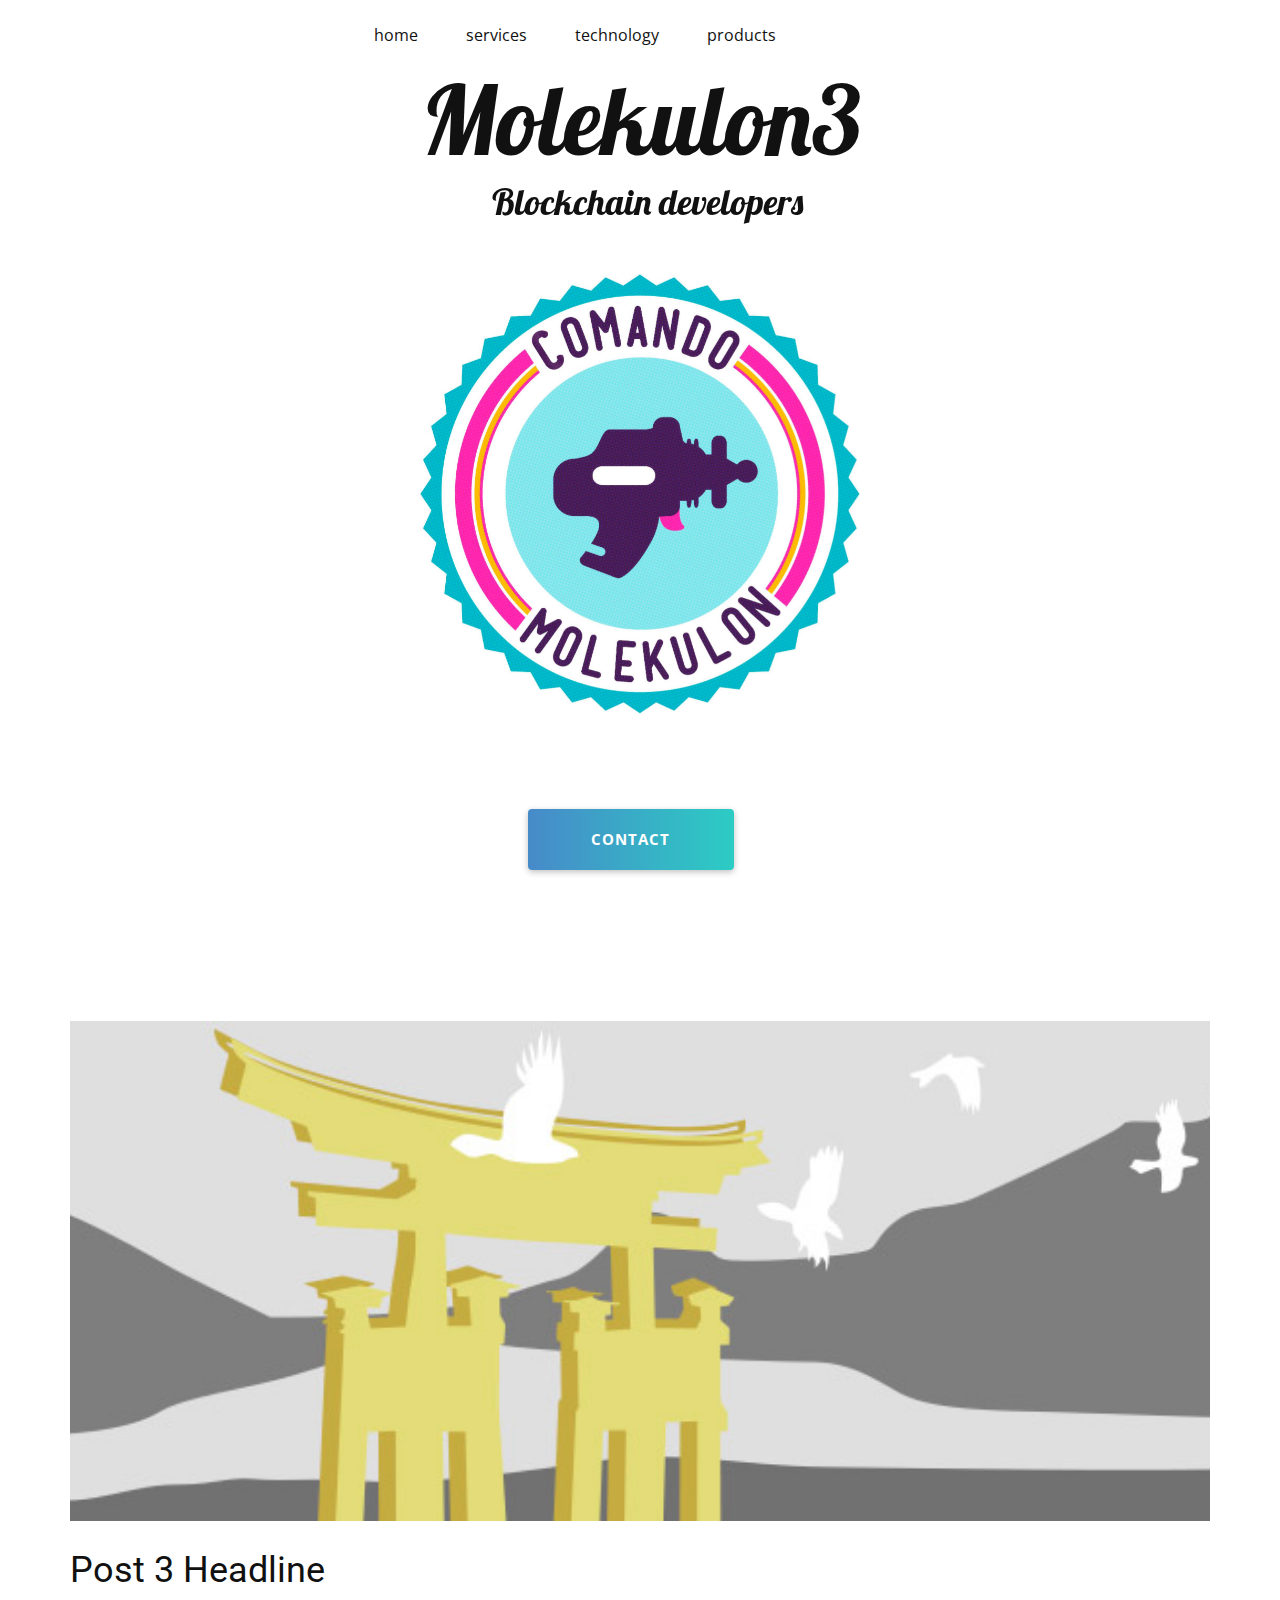
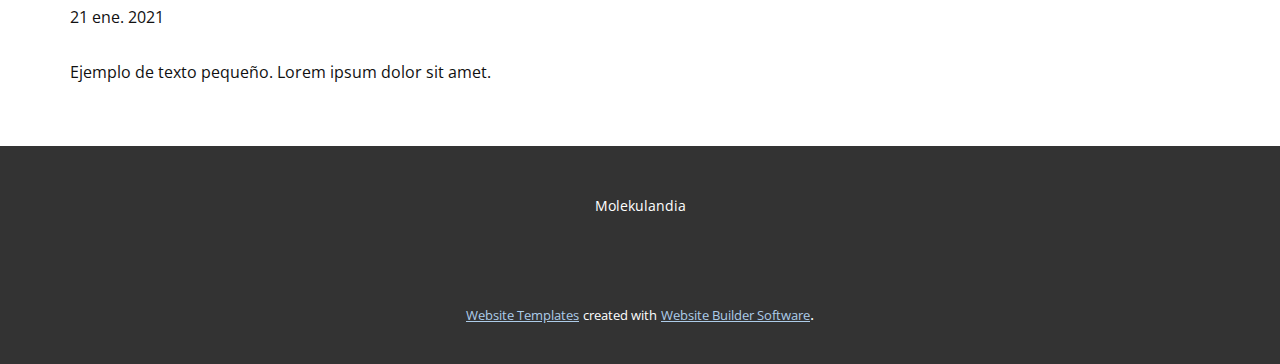
<file: blog/enviar-2.html>
<!doctype html>
<html style="font-size: 16px;"><head>
    <meta name="viewport" content="width=device-width, initial-scale=1.0">
    <meta charset="utf-8">
    <meta name="keywords" content="Blog Post 1">
    <meta name="description" content="">
    <meta name="page_type" content="np-template-header-footer-from-plugin">
    <title>Post 3 Headline</title>
    <link rel="stylesheet" href="../nicepage.css" media="screen">
<link rel="stylesheet" href="../Post-Template.css" media="screen">
    <script class="u-script" type="text/javascript" src="../jquery.js" defer=""></script>
    <script class="u-script" type="text/javascript" src="../nicepage.js" defer=""></script>
    <meta name="generator" content="Nicepage 3.3.7, nicepage.com">
    <link id="u-theme-google-font" rel="stylesheet" href="https://fonts.googleapis.com/css?family=Roboto:100,100i,300,300i,400,400i,500,500i,700,700i,900,900i|Open+Sans:300,300i,400,400i,600,600i,700,700i,800,800i">
    <link id="u-page-google-font" rel="stylesheet" href="https://fonts.googleapis.com/css?family=Lobster:400">
    
    
    <script type="application/ld+json">{
		"@context": "http://schema.org",
		"@type": "Organization",
		"name": "Site1",
		"url": "index.html"
}</script>
    <meta property="og:title" content="Post Template">
    <meta property="og:type" content="website">
    <meta name="theme-color" content="#478ac9">
    <link rel="canonical" href="../index.html">
    <meta property="og:url" content="index.html">
  </head>
  <body class="u-body"><header class="u-align-center u-clearfix u-header u-white u-header" id="sec-0f94"><div class="u-clearfix u-sheet u-sheet-1">
        <nav class="u-menu u-menu-dropdown u-offcanvas u-menu-1">
          <div class="menu-collapse" style="font-size: 1rem; letter-spacing: 0px;">
            <a class="u-button-style u-custom-left-right-menu-spacing u-custom-padding-bottom u-custom-top-bottom-menu-spacing u-nav-link u-text-active-palette-1-base u-text-hover-palette-2-base" href="../#">
              <svg><use xmlns:xlink="http://www.w3.org/1999/xlink" xlink:href="../#menu-hamburger"></use></svg>
              <svg version="1.1" xmlns="http://www.w3.org/2000/svg" xmlns:xlink="http://www.w3.org/1999/xlink"><defs><symbol id="menu-hamburger" viewBox="0 0 16 16" style="width: 16px; height: 16px;"><rect y="1" width="16" height="2"></rect><rect y="7" width="16" height="2"></rect><rect y="13" width="16" height="2"></rect>
</symbol>
</defs></svg>
            </a>
          </div>
          <div class="u-custom-menu u-nav-container">
            <ul class="u-nav u-unstyled u-nav-1"><li class="u-nav-item"><a class="u-button-style u-nav-link u-text-active-palette-1-base u-text-hover-palette-2-base" href="../home.html" style="padding: 10px 24px;">home</a>
</li><li class="u-nav-item"><a class="u-button-style u-nav-link u-text-active-palette-1-base u-text-hover-palette-2-base" href="../#carousel_6379" style="padding: 10px 24px;">services</a>
</li><li class="u-nav-item"><a class="u-button-style u-nav-link u-text-active-palette-1-base u-text-hover-palette-2-base" href="../#sec-e9dd" style="padding: 10px 24px;">technology</a>
</li><li class="u-nav-item"><a class="u-button-style u-nav-link u-text-active-palette-1-base u-text-hover-palette-2-base" href="../#carousel_64f3" style="padding: 10px 24px;">products</a>
</li></ul>
          </div>
          <div class="u-custom-menu u-nav-container-collapse">
            <div class="u-black u-container-style u-inner-container-layout u-opacity u-opacity-95 u-sidenav">
              <div class="u-sidenav-overflow">
                <div class="u-menu-close"></div>
                <ul class="u-align-center u-nav u-popupmenu-items u-unstyled u-nav-2"><li class="u-nav-item"><a class="u-button-style u-nav-link" href="../home.html" style="padding: 10px 18px;">home</a>
</li><li class="u-nav-item"><a class="u-button-style u-nav-link" href="../#carousel_6379" style="padding: 10px 18px;">services</a>
</li><li class="u-nav-item"><a class="u-button-style u-nav-link" href="../#sec-e9dd" style="padding: 10px 18px;">technology</a>
</li><li class="u-nav-item"><a class="u-button-style u-nav-link" href="../#carousel_64f3" style="padding: 10px 18px;">products</a>
</li></ul>
              </div>
            </div>
            <div class="u-black u-menu-overlay u-opacity u-opacity-70"></div>
          </div>
        </nav>
        <h1 class="u-custom-font u-font-Lobster u-text u-text-1" data-animation-name="lightSpeedIn" data-animation-duration="1000" data-animation-delay="0" data-animation-direction="">Molekulon3</h1>
        <p class="u-custom-font u-font-Lobster u-text u-text-2">Blockchain developers</p>
        <img src="../images/logocomandopablo.jpg" alt="" class="u-image u-image-contain u-image-default u-image-1" data-image-width="1675" data-image-height="1675" data-animation-name="rotateIn" data-animation-duration="1000" data-animation-delay="0" data-animation-direction="">
        <a href="../mailto:asolache@gmail.com?subject=Molekulon3%20BLockchain%20developers%20message" class="u-btn u-btn-round u-button-style u-gradient u-none u-radius-4 u-text-body-alt-color u-btn-1"> contact</a>
      </div></header>
    <section class="u-clearfix u-section-1" id="sec-f200">
      <div class="u-clearfix u-sheet u-sheet-1">
        <img src="../images/3.jpeg" alt="" class="u-blog-control u-expanded-width u-image u-image-default u-image-1" data-image-width="1080" data-image-height="1080">
        <h2 class="u-blog-control u-custom-font u-expanded-width u-heading-font u-text u-text-1">Post 3 Headline</h2>
        <div class="u-metadata u-metadata-1">
          <span class="u-meta-date u-meta-icon">21 ene. 2021</span>
          
          
        </div>
        <div class="u-blog-control u-expanded-width-sm u-expanded-width-xl u-expanded-width-xs u-post-content u-text u-text-2">
  Ejemplo de texto pequeño. Lorem ipsum dolor sit amet.
  </div>
      </div>
    </section>
    
    
    <footer class="u-align-center u-clearfix u-footer u-grey-80 u-footer" id="sec-e301"><div class="u-clearfix u-sheet u-sheet-1">
        <p class="u-small-text u-text u-text-variant u-text-1">Molekulandia</p>
      </div></footer>
    <section class="u-backlink u-clearfix u-grey-80">
      <a class="u-link" href="https://nicepage.com/website-templates" target="_blank">
        <span>Website Templates</span>
      </a>
      <p class="u-text">
        <span>created with</span>
      </p>
      <a class="u-link" href="https://nicepage.com/" target="_blank">
        <span>Website Builder Software</span>
      </a>. 
    </section>
  
</body></html>
</file>
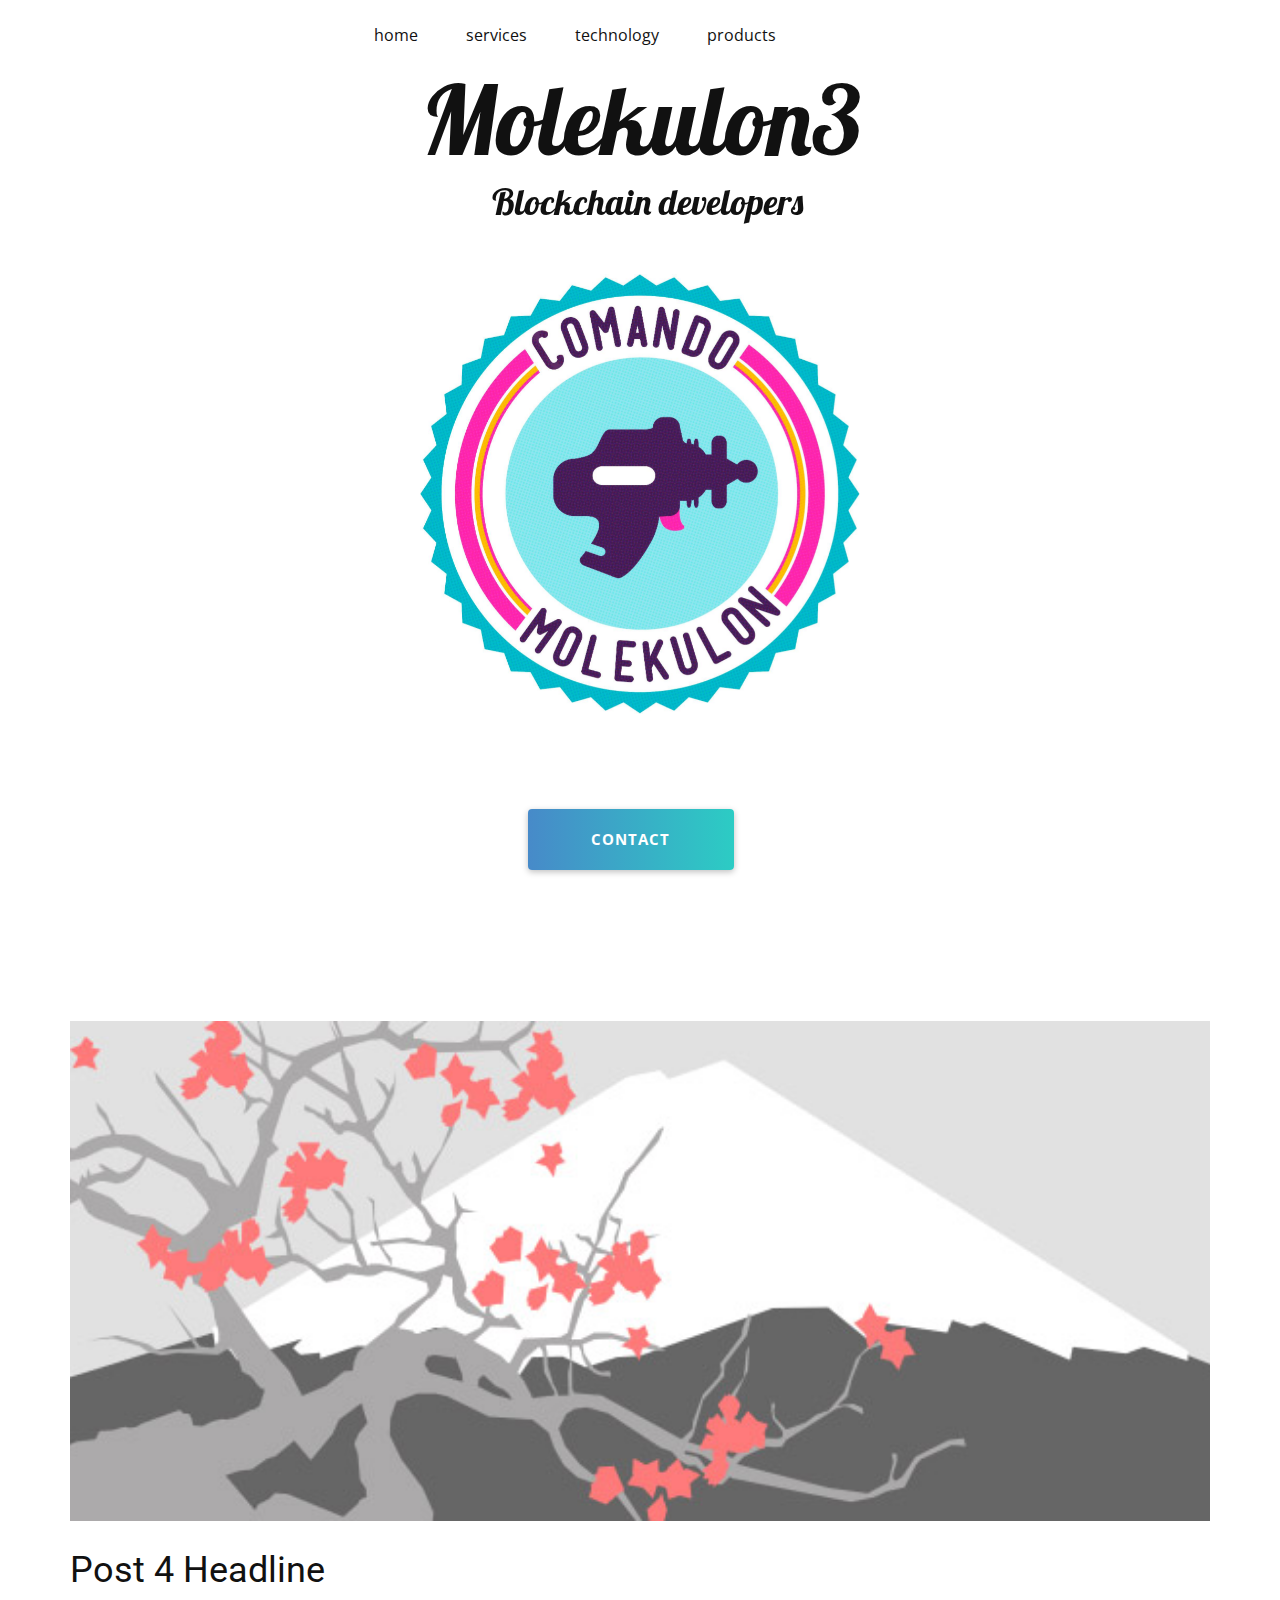
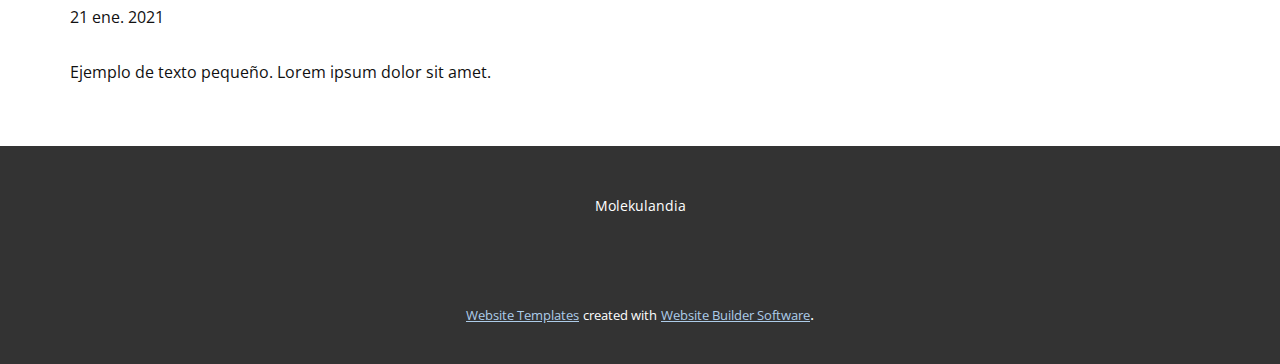
<file: blog/enviar-3.html>
<!doctype html>
<html style="font-size: 16px;"><head>
    <meta name="viewport" content="width=device-width, initial-scale=1.0">
    <meta charset="utf-8">
    <meta name="keywords" content="Blog Post 1">
    <meta name="description" content="">
    <meta name="page_type" content="np-template-header-footer-from-plugin">
    <title>Post 4 Headline</title>
    <link rel="stylesheet" href="../nicepage.css" media="screen">
<link rel="stylesheet" href="../Post-Template.css" media="screen">
    <script class="u-script" type="text/javascript" src="../jquery.js" defer=""></script>
    <script class="u-script" type="text/javascript" src="../nicepage.js" defer=""></script>
    <meta name="generator" content="Nicepage 3.3.7, nicepage.com">
    <link id="u-theme-google-font" rel="stylesheet" href="https://fonts.googleapis.com/css?family=Roboto:100,100i,300,300i,400,400i,500,500i,700,700i,900,900i|Open+Sans:300,300i,400,400i,600,600i,700,700i,800,800i">
    <link id="u-page-google-font" rel="stylesheet" href="https://fonts.googleapis.com/css?family=Lobster:400">
    
    
    <script type="application/ld+json">{
		"@context": "http://schema.org",
		"@type": "Organization",
		"name": "Site1",
		"url": "index.html"
}</script>
    <meta property="og:title" content="Post Template">
    <meta property="og:type" content="website">
    <meta name="theme-color" content="#478ac9">
    <link rel="canonical" href="../index.html">
    <meta property="og:url" content="index.html">
  </head>
  <body class="u-body"><header class="u-align-center u-clearfix u-header u-white u-header" id="sec-0f94"><div class="u-clearfix u-sheet u-sheet-1">
        <nav class="u-menu u-menu-dropdown u-offcanvas u-menu-1">
          <div class="menu-collapse" style="font-size: 1rem; letter-spacing: 0px;">
            <a class="u-button-style u-custom-left-right-menu-spacing u-custom-padding-bottom u-custom-top-bottom-menu-spacing u-nav-link u-text-active-palette-1-base u-text-hover-palette-2-base" href="../#">
              <svg><use xmlns:xlink="http://www.w3.org/1999/xlink" xlink:href="../#menu-hamburger"></use></svg>
              <svg version="1.1" xmlns="http://www.w3.org/2000/svg" xmlns:xlink="http://www.w3.org/1999/xlink"><defs><symbol id="menu-hamburger" viewBox="0 0 16 16" style="width: 16px; height: 16px;"><rect y="1" width="16" height="2"></rect><rect y="7" width="16" height="2"></rect><rect y="13" width="16" height="2"></rect>
</symbol>
</defs></svg>
            </a>
          </div>
          <div class="u-custom-menu u-nav-container">
            <ul class="u-nav u-unstyled u-nav-1"><li class="u-nav-item"><a class="u-button-style u-nav-link u-text-active-palette-1-base u-text-hover-palette-2-base" href="../home.html" style="padding: 10px 24px;">home</a>
</li><li class="u-nav-item"><a class="u-button-style u-nav-link u-text-active-palette-1-base u-text-hover-palette-2-base" href="../#carousel_6379" style="padding: 10px 24px;">services</a>
</li><li class="u-nav-item"><a class="u-button-style u-nav-link u-text-active-palette-1-base u-text-hover-palette-2-base" href="../#sec-e9dd" style="padding: 10px 24px;">technology</a>
</li><li class="u-nav-item"><a class="u-button-style u-nav-link u-text-active-palette-1-base u-text-hover-palette-2-base" href="../#carousel_64f3" style="padding: 10px 24px;">products</a>
</li></ul>
          </div>
          <div class="u-custom-menu u-nav-container-collapse">
            <div class="u-black u-container-style u-inner-container-layout u-opacity u-opacity-95 u-sidenav">
              <div class="u-sidenav-overflow">
                <div class="u-menu-close"></div>
                <ul class="u-align-center u-nav u-popupmenu-items u-unstyled u-nav-2"><li class="u-nav-item"><a class="u-button-style u-nav-link" href="../home.html" style="padding: 10px 18px;">home</a>
</li><li class="u-nav-item"><a class="u-button-style u-nav-link" href="../#carousel_6379" style="padding: 10px 18px;">services</a>
</li><li class="u-nav-item"><a class="u-button-style u-nav-link" href="../#sec-e9dd" style="padding: 10px 18px;">technology</a>
</li><li class="u-nav-item"><a class="u-button-style u-nav-link" href="../#carousel_64f3" style="padding: 10px 18px;">products</a>
</li></ul>
              </div>
            </div>
            <div class="u-black u-menu-overlay u-opacity u-opacity-70"></div>
          </div>
        </nav>
        <h1 class="u-custom-font u-font-Lobster u-text u-text-1" data-animation-name="lightSpeedIn" data-animation-duration="1000" data-animation-delay="0" data-animation-direction="">Molekulon3</h1>
        <p class="u-custom-font u-font-Lobster u-text u-text-2">Blockchain developers</p>
        <img src="../images/logocomandopablo.jpg" alt="" class="u-image u-image-contain u-image-default u-image-1" data-image-width="1675" data-image-height="1675" data-animation-name="rotateIn" data-animation-duration="1000" data-animation-delay="0" data-animation-direction="">
        <a href="../mailto:asolache@gmail.com?subject=Molekulon3%20BLockchain%20developers%20message" class="u-btn u-btn-round u-button-style u-gradient u-none u-radius-4 u-text-body-alt-color u-btn-1"> contact</a>
      </div></header>
    <section class="u-clearfix u-section-1" id="sec-f200">
      <div class="u-clearfix u-sheet u-sheet-1">
        <img src="../images/1.jpeg" alt="" class="u-blog-control u-expanded-width u-image u-image-default u-image-1" data-image-width="1080" data-image-height="1080">
        <h2 class="u-blog-control u-custom-font u-expanded-width u-heading-font u-text u-text-1">Post 4 Headline</h2>
        <div class="u-metadata u-metadata-1">
          <span class="u-meta-date u-meta-icon">21 ene. 2021</span>
          
          
        </div>
        <div class="u-blog-control u-expanded-width-sm u-expanded-width-xl u-expanded-width-xs u-post-content u-text u-text-2">
  Ejemplo de texto pequeño. Lorem ipsum dolor sit amet.
  </div>
      </div>
    </section>
    
    
    <footer class="u-align-center u-clearfix u-footer u-grey-80 u-footer" id="sec-e301"><div class="u-clearfix u-sheet u-sheet-1">
        <p class="u-small-text u-text u-text-variant u-text-1">Molekulandia</p>
      </div></footer>
    <section class="u-backlink u-clearfix u-grey-80">
      <a class="u-link" href="https://nicepage.com/website-templates" target="_blank">
        <span>Website Templates</span>
      </a>
      <p class="u-text">
        <span>created with</span>
      </p>
      <a class="u-link" href="https://nicepage.com/" target="_blank">
        <span>Website Builder Software</span>
      </a>. 
    </section>
  
</body></html>
</file>
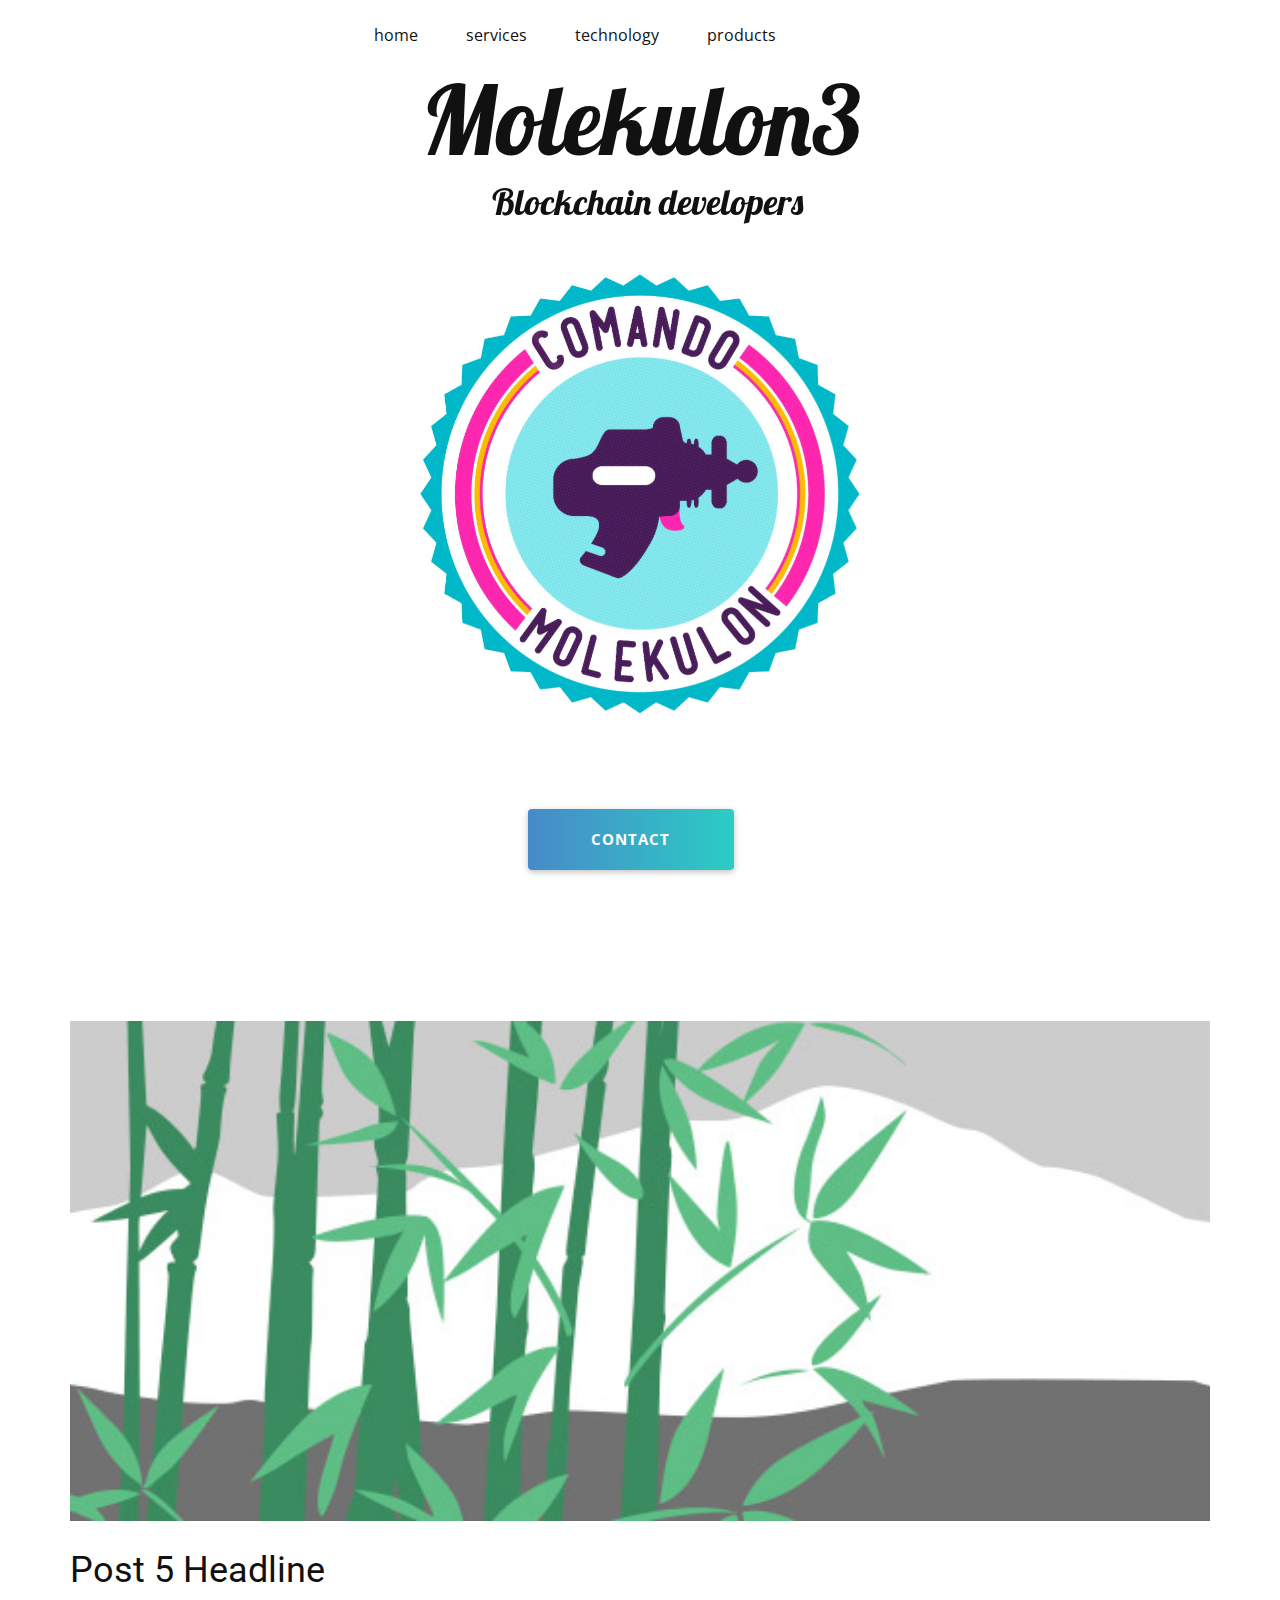
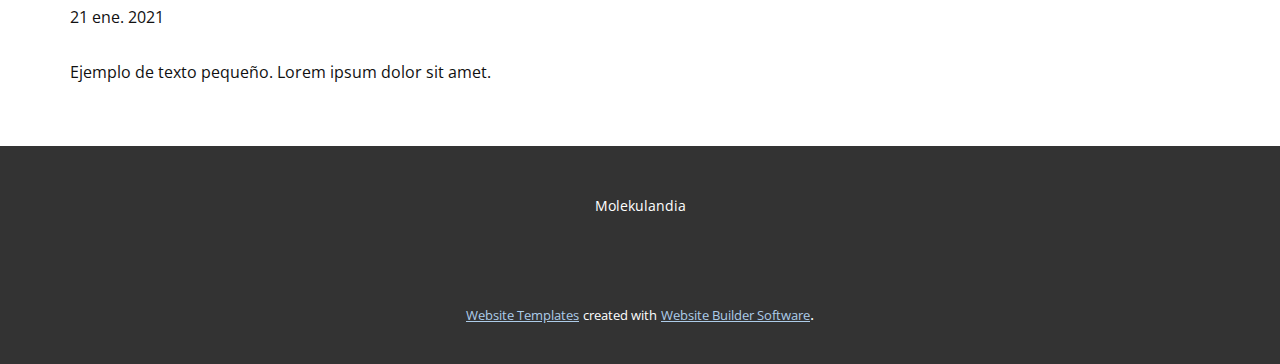
<file: blog/enviar-4.html>
<!doctype html>
<html style="font-size: 16px;"><head>
    <meta name="viewport" content="width=device-width, initial-scale=1.0">
    <meta charset="utf-8">
    <meta name="keywords" content="Blog Post 1">
    <meta name="description" content="">
    <meta name="page_type" content="np-template-header-footer-from-plugin">
    <title>Post 5 Headline</title>
    <link rel="stylesheet" href="../nicepage.css" media="screen">
<link rel="stylesheet" href="../Post-Template.css" media="screen">
    <script class="u-script" type="text/javascript" src="../jquery.js" defer=""></script>
    <script class="u-script" type="text/javascript" src="../nicepage.js" defer=""></script>
    <meta name="generator" content="Nicepage 3.3.7, nicepage.com">
    <link id="u-theme-google-font" rel="stylesheet" href="https://fonts.googleapis.com/css?family=Roboto:100,100i,300,300i,400,400i,500,500i,700,700i,900,900i|Open+Sans:300,300i,400,400i,600,600i,700,700i,800,800i">
    <link id="u-page-google-font" rel="stylesheet" href="https://fonts.googleapis.com/css?family=Lobster:400">
    
    
    <script type="application/ld+json">{
		"@context": "http://schema.org",
		"@type": "Organization",
		"name": "Site1",
		"url": "index.html"
}</script>
    <meta property="og:title" content="Post Template">
    <meta property="og:type" content="website">
    <meta name="theme-color" content="#478ac9">
    <link rel="canonical" href="../index.html">
    <meta property="og:url" content="index.html">
  </head>
  <body class="u-body"><header class="u-align-center u-clearfix u-header u-white u-header" id="sec-0f94"><div class="u-clearfix u-sheet u-sheet-1">
        <nav class="u-menu u-menu-dropdown u-offcanvas u-menu-1">
          <div class="menu-collapse" style="font-size: 1rem; letter-spacing: 0px;">
            <a class="u-button-style u-custom-left-right-menu-spacing u-custom-padding-bottom u-custom-top-bottom-menu-spacing u-nav-link u-text-active-palette-1-base u-text-hover-palette-2-base" href="../#">
              <svg><use xmlns:xlink="http://www.w3.org/1999/xlink" xlink:href="../#menu-hamburger"></use></svg>
              <svg version="1.1" xmlns="http://www.w3.org/2000/svg" xmlns:xlink="http://www.w3.org/1999/xlink"><defs><symbol id="menu-hamburger" viewBox="0 0 16 16" style="width: 16px; height: 16px;"><rect y="1" width="16" height="2"></rect><rect y="7" width="16" height="2"></rect><rect y="13" width="16" height="2"></rect>
</symbol>
</defs></svg>
            </a>
          </div>
          <div class="u-custom-menu u-nav-container">
            <ul class="u-nav u-unstyled u-nav-1"><li class="u-nav-item"><a class="u-button-style u-nav-link u-text-active-palette-1-base u-text-hover-palette-2-base" href="../home.html" style="padding: 10px 24px;">home</a>
</li><li class="u-nav-item"><a class="u-button-style u-nav-link u-text-active-palette-1-base u-text-hover-palette-2-base" href="../#carousel_6379" style="padding: 10px 24px;">services</a>
</li><li class="u-nav-item"><a class="u-button-style u-nav-link u-text-active-palette-1-base u-text-hover-palette-2-base" href="../#sec-e9dd" style="padding: 10px 24px;">technology</a>
</li><li class="u-nav-item"><a class="u-button-style u-nav-link u-text-active-palette-1-base u-text-hover-palette-2-base" href="../#carousel_64f3" style="padding: 10px 24px;">products</a>
</li></ul>
          </div>
          <div class="u-custom-menu u-nav-container-collapse">
            <div class="u-black u-container-style u-inner-container-layout u-opacity u-opacity-95 u-sidenav">
              <div class="u-sidenav-overflow">
                <div class="u-menu-close"></div>
                <ul class="u-align-center u-nav u-popupmenu-items u-unstyled u-nav-2"><li class="u-nav-item"><a class="u-button-style u-nav-link" href="../home.html" style="padding: 10px 18px;">home</a>
</li><li class="u-nav-item"><a class="u-button-style u-nav-link" href="../#carousel_6379" style="padding: 10px 18px;">services</a>
</li><li class="u-nav-item"><a class="u-button-style u-nav-link" href="../#sec-e9dd" style="padding: 10px 18px;">technology</a>
</li><li class="u-nav-item"><a class="u-button-style u-nav-link" href="../#carousel_64f3" style="padding: 10px 18px;">products</a>
</li></ul>
              </div>
            </div>
            <div class="u-black u-menu-overlay u-opacity u-opacity-70"></div>
          </div>
        </nav>
        <h1 class="u-custom-font u-font-Lobster u-text u-text-1" data-animation-name="lightSpeedIn" data-animation-duration="1000" data-animation-delay="0" data-animation-direction="">Molekulon3</h1>
        <p class="u-custom-font u-font-Lobster u-text u-text-2">Blockchain developers</p>
        <img src="../images/logocomandopablo.jpg" alt="" class="u-image u-image-contain u-image-default u-image-1" data-image-width="1675" data-image-height="1675" data-animation-name="rotateIn" data-animation-duration="1000" data-animation-delay="0" data-animation-direction="">
        <a href="../mailto:asolache@gmail.com?subject=Molekulon3%20BLockchain%20developers%20message" class="u-btn u-btn-round u-button-style u-gradient u-none u-radius-4 u-text-body-alt-color u-btn-1"> contact</a>
      </div></header>
    <section class="u-clearfix u-section-1" id="sec-f200">
      <div class="u-clearfix u-sheet u-sheet-1">
        <img src="../images/2.jpeg" alt="" class="u-blog-control u-expanded-width u-image u-image-default u-image-1" data-image-width="1080" data-image-height="1080">
        <h2 class="u-blog-control u-custom-font u-expanded-width u-heading-font u-text u-text-1">Post 5 Headline</h2>
        <div class="u-metadata u-metadata-1">
          <span class="u-meta-date u-meta-icon">21 ene. 2021</span>
          
          
        </div>
        <div class="u-blog-control u-expanded-width-sm u-expanded-width-xl u-expanded-width-xs u-post-content u-text u-text-2">
  Ejemplo de texto pequeño. Lorem ipsum dolor sit amet.
  </div>
      </div>
    </section>
    
    
    <footer class="u-align-center u-clearfix u-footer u-grey-80 u-footer" id="sec-e301"><div class="u-clearfix u-sheet u-sheet-1">
        <p class="u-small-text u-text u-text-variant u-text-1">Molekulandia</p>
      </div></footer>
    <section class="u-backlink u-clearfix u-grey-80">
      <a class="u-link" href="https://nicepage.com/website-templates" target="_blank">
        <span>Website Templates</span>
      </a>
      <p class="u-text">
        <span>created with</span>
      </p>
      <a class="u-link" href="https://nicepage.com/" target="_blank">
        <span>Website Builder Software</span>
      </a>. 
    </section>
  
</body></html>
</file>
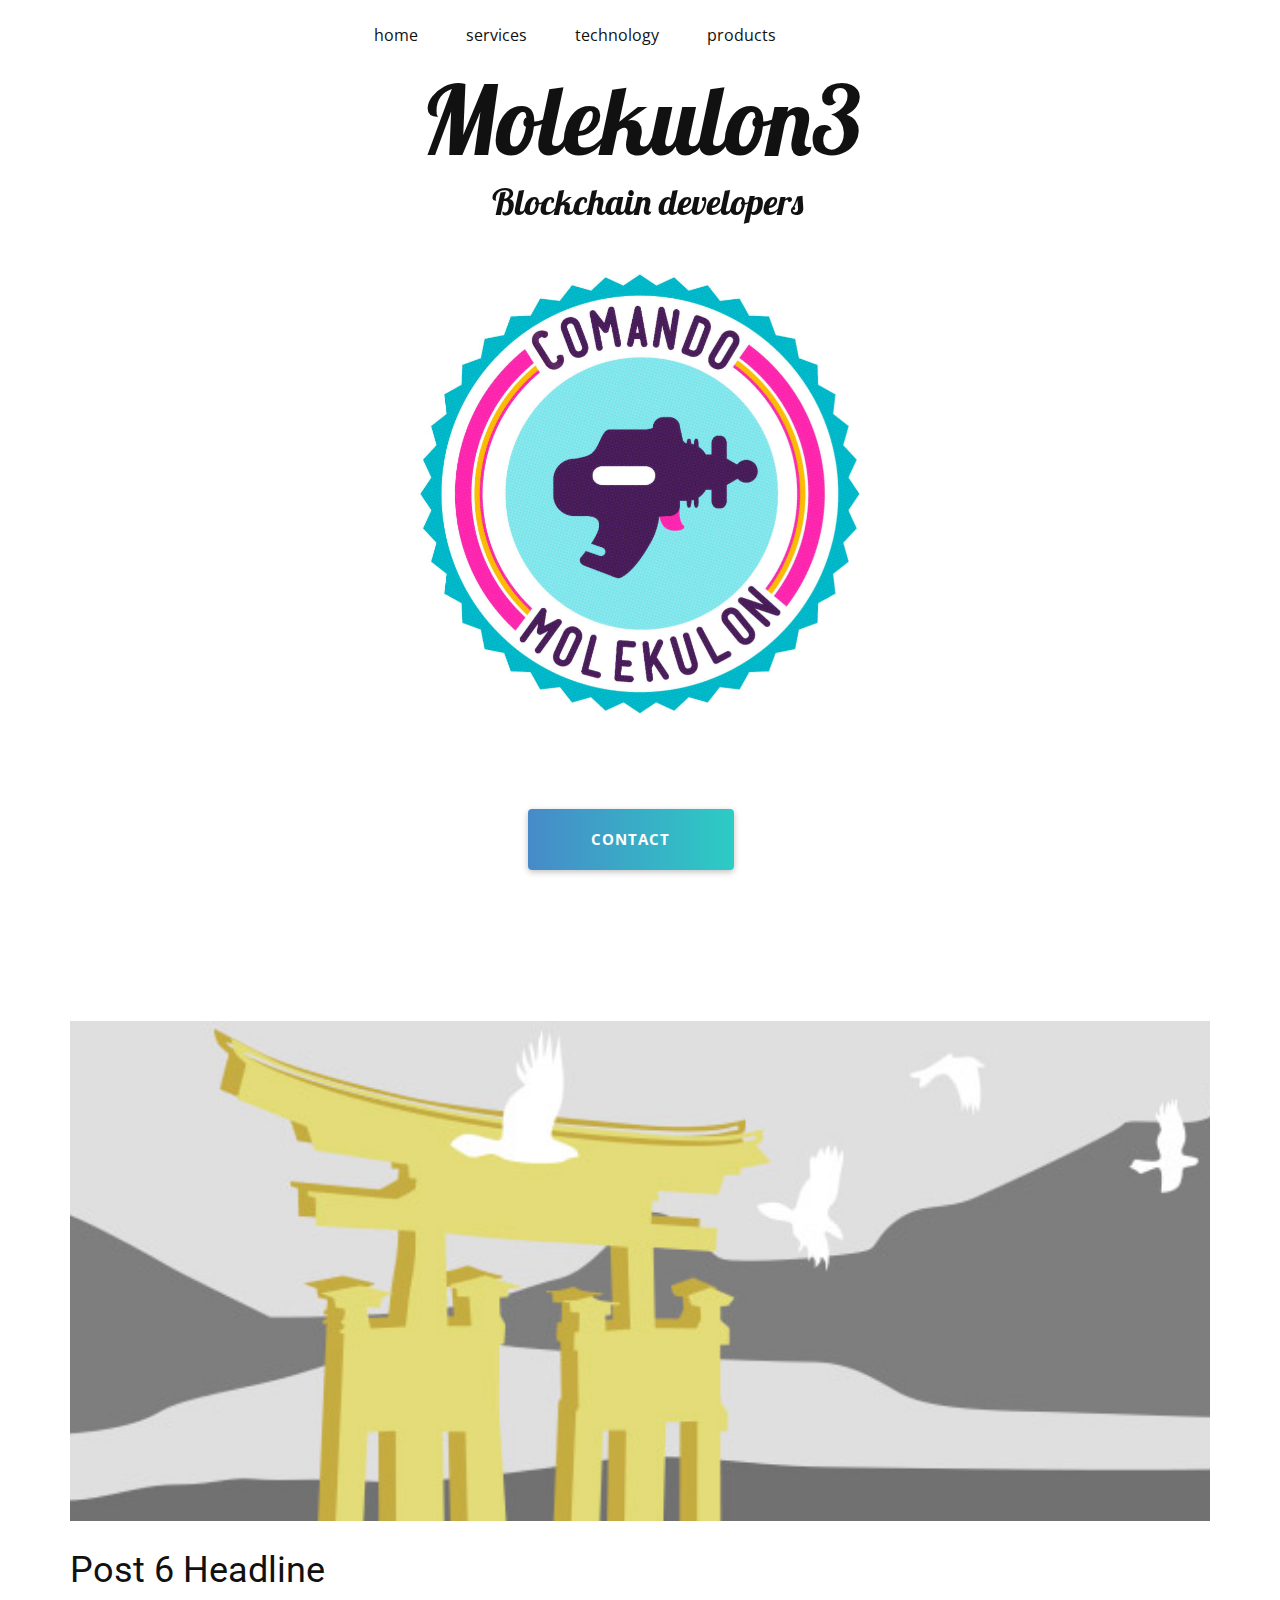
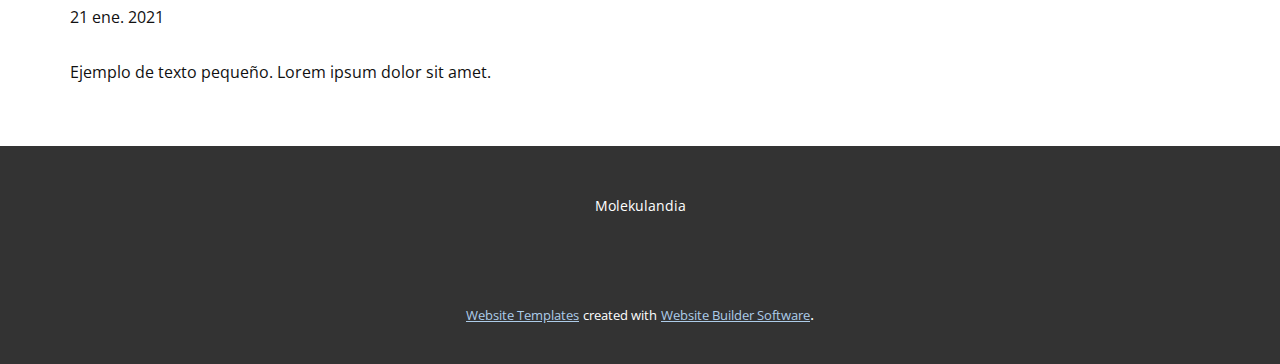
<file: blog/enviar-5.html>
<!doctype html>
<html style="font-size: 16px;"><head>
    <meta name="viewport" content="width=device-width, initial-scale=1.0">
    <meta charset="utf-8">
    <meta name="keywords" content="Blog Post 1">
    <meta name="description" content="">
    <meta name="page_type" content="np-template-header-footer-from-plugin">
    <title>Post 6 Headline</title>
    <link rel="stylesheet" href="../nicepage.css" media="screen">
<link rel="stylesheet" href="../Post-Template.css" media="screen">
    <script class="u-script" type="text/javascript" src="../jquery.js" defer=""></script>
    <script class="u-script" type="text/javascript" src="../nicepage.js" defer=""></script>
    <meta name="generator" content="Nicepage 3.3.7, nicepage.com">
    <link id="u-theme-google-font" rel="stylesheet" href="https://fonts.googleapis.com/css?family=Roboto:100,100i,300,300i,400,400i,500,500i,700,700i,900,900i|Open+Sans:300,300i,400,400i,600,600i,700,700i,800,800i">
    <link id="u-page-google-font" rel="stylesheet" href="https://fonts.googleapis.com/css?family=Lobster:400">
    
    
    <script type="application/ld+json">{
		"@context": "http://schema.org",
		"@type": "Organization",
		"name": "Site1",
		"url": "index.html"
}</script>
    <meta property="og:title" content="Post Template">
    <meta property="og:type" content="website">
    <meta name="theme-color" content="#478ac9">
    <link rel="canonical" href="../index.html">
    <meta property="og:url" content="index.html">
  </head>
  <body class="u-body"><header class="u-align-center u-clearfix u-header u-white u-header" id="sec-0f94"><div class="u-clearfix u-sheet u-sheet-1">
        <nav class="u-menu u-menu-dropdown u-offcanvas u-menu-1">
          <div class="menu-collapse" style="font-size: 1rem; letter-spacing: 0px;">
            <a class="u-button-style u-custom-left-right-menu-spacing u-custom-padding-bottom u-custom-top-bottom-menu-spacing u-nav-link u-text-active-palette-1-base u-text-hover-palette-2-base" href="../#">
              <svg><use xmlns:xlink="http://www.w3.org/1999/xlink" xlink:href="../#menu-hamburger"></use></svg>
              <svg version="1.1" xmlns="http://www.w3.org/2000/svg" xmlns:xlink="http://www.w3.org/1999/xlink"><defs><symbol id="menu-hamburger" viewBox="0 0 16 16" style="width: 16px; height: 16px;"><rect y="1" width="16" height="2"></rect><rect y="7" width="16" height="2"></rect><rect y="13" width="16" height="2"></rect>
</symbol>
</defs></svg>
            </a>
          </div>
          <div class="u-custom-menu u-nav-container">
            <ul class="u-nav u-unstyled u-nav-1"><li class="u-nav-item"><a class="u-button-style u-nav-link u-text-active-palette-1-base u-text-hover-palette-2-base" href="../home.html" style="padding: 10px 24px;">home</a>
</li><li class="u-nav-item"><a class="u-button-style u-nav-link u-text-active-palette-1-base u-text-hover-palette-2-base" href="../#carousel_6379" style="padding: 10px 24px;">services</a>
</li><li class="u-nav-item"><a class="u-button-style u-nav-link u-text-active-palette-1-base u-text-hover-palette-2-base" href="../#sec-e9dd" style="padding: 10px 24px;">technology</a>
</li><li class="u-nav-item"><a class="u-button-style u-nav-link u-text-active-palette-1-base u-text-hover-palette-2-base" href="../#carousel_64f3" style="padding: 10px 24px;">products</a>
</li></ul>
          </div>
          <div class="u-custom-menu u-nav-container-collapse">
            <div class="u-black u-container-style u-inner-container-layout u-opacity u-opacity-95 u-sidenav">
              <div class="u-sidenav-overflow">
                <div class="u-menu-close"></div>
                <ul class="u-align-center u-nav u-popupmenu-items u-unstyled u-nav-2"><li class="u-nav-item"><a class="u-button-style u-nav-link" href="../home.html" style="padding: 10px 18px;">home</a>
</li><li class="u-nav-item"><a class="u-button-style u-nav-link" href="../#carousel_6379" style="padding: 10px 18px;">services</a>
</li><li class="u-nav-item"><a class="u-button-style u-nav-link" href="../#sec-e9dd" style="padding: 10px 18px;">technology</a>
</li><li class="u-nav-item"><a class="u-button-style u-nav-link" href="../#carousel_64f3" style="padding: 10px 18px;">products</a>
</li></ul>
              </div>
            </div>
            <div class="u-black u-menu-overlay u-opacity u-opacity-70"></div>
          </div>
        </nav>
        <h1 class="u-custom-font u-font-Lobster u-text u-text-1" data-animation-name="lightSpeedIn" data-animation-duration="1000" data-animation-delay="0" data-animation-direction="">Molekulon3</h1>
        <p class="u-custom-font u-font-Lobster u-text u-text-2">Blockchain developers</p>
        <img src="../images/logocomandopablo.jpg" alt="" class="u-image u-image-contain u-image-default u-image-1" data-image-width="1675" data-image-height="1675" data-animation-name="rotateIn" data-animation-duration="1000" data-animation-delay="0" data-animation-direction="">
        <a href="../mailto:asolache@gmail.com?subject=Molekulon3%20BLockchain%20developers%20message" class="u-btn u-btn-round u-button-style u-gradient u-none u-radius-4 u-text-body-alt-color u-btn-1"> contact</a>
      </div></header>
    <section class="u-clearfix u-section-1" id="sec-f200">
      <div class="u-clearfix u-sheet u-sheet-1">
        <img src="../images/3.jpeg" alt="" class="u-blog-control u-expanded-width u-image u-image-default u-image-1" data-image-width="1080" data-image-height="1080">
        <h2 class="u-blog-control u-custom-font u-expanded-width u-heading-font u-text u-text-1">Post 6 Headline</h2>
        <div class="u-metadata u-metadata-1">
          <span class="u-meta-date u-meta-icon">21 ene. 2021</span>
          
          
        </div>
        <div class="u-blog-control u-expanded-width-sm u-expanded-width-xl u-expanded-width-xs u-post-content u-text u-text-2">
  Ejemplo de texto pequeño. Lorem ipsum dolor sit amet.
  </div>
      </div>
    </section>
    
    
    <footer class="u-align-center u-clearfix u-footer u-grey-80 u-footer" id="sec-e301"><div class="u-clearfix u-sheet u-sheet-1">
        <p class="u-small-text u-text u-text-variant u-text-1">Molekulandia</p>
      </div></footer>
    <section class="u-backlink u-clearfix u-grey-80">
      <a class="u-link" href="https://nicepage.com/website-templates" target="_blank">
        <span>Website Templates</span>
      </a>
      <p class="u-text">
        <span>created with</span>
      </p>
      <a class="u-link" href="https://nicepage.com/" target="_blank">
        <span>Website Builder Software</span>
      </a>. 
    </section>
  
</body></html>
</file>
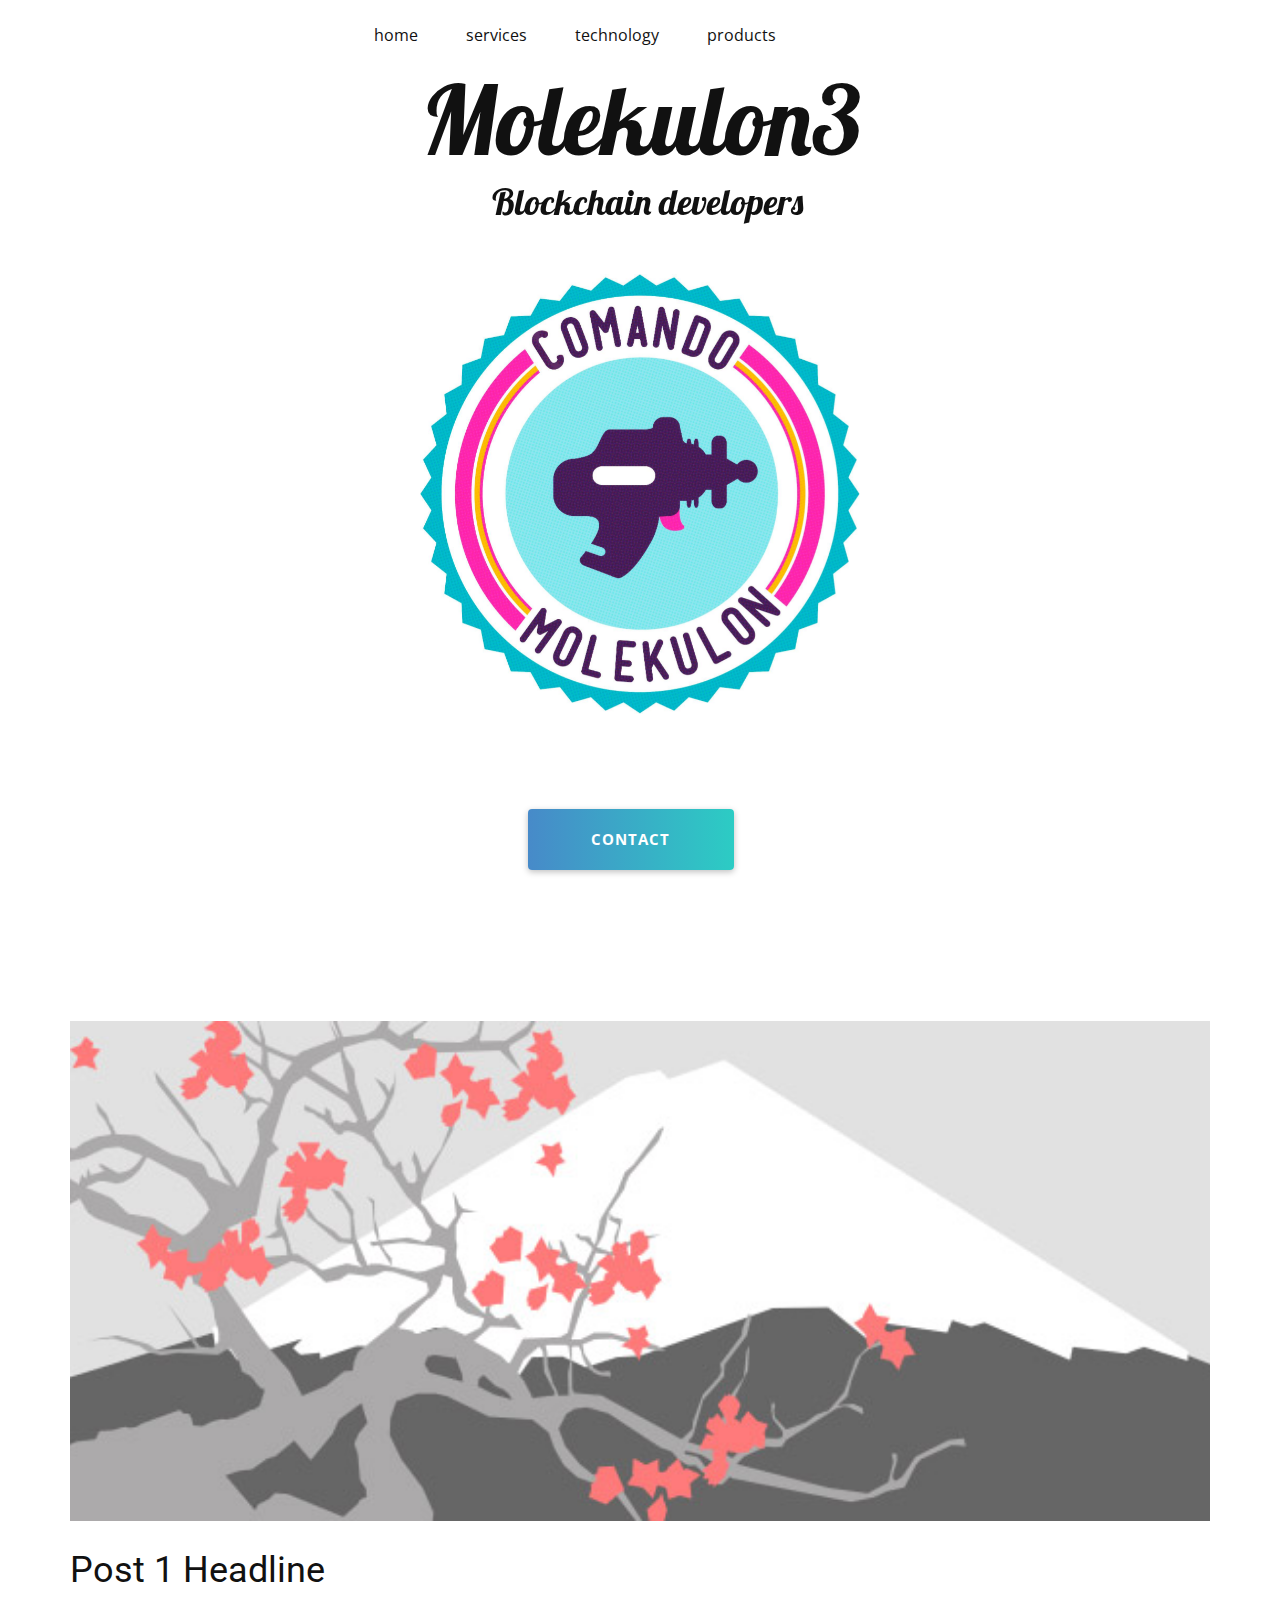
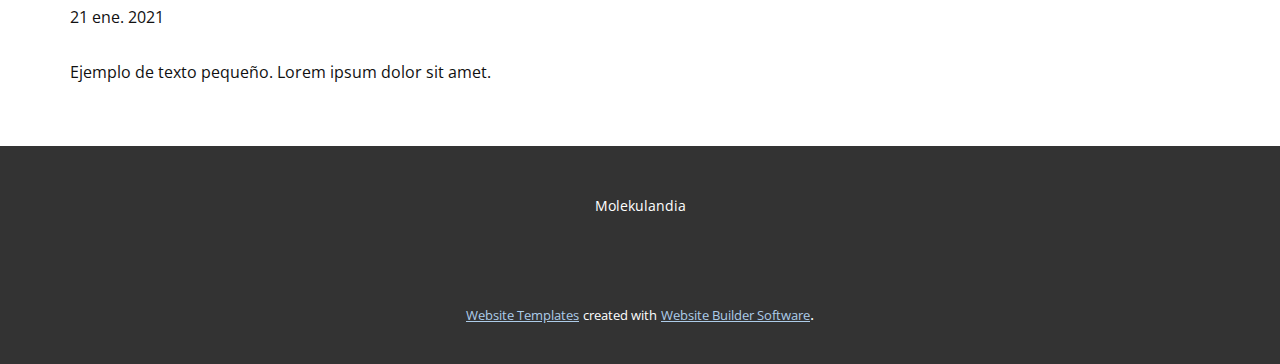
<file: blog/enviar.html>
<!doctype html>
<html style="font-size: 16px;"><head>
    <meta name="viewport" content="width=device-width, initial-scale=1.0">
    <meta charset="utf-8">
    <meta name="keywords" content="Blog Post 1">
    <meta name="description" content="">
    <meta name="page_type" content="np-template-header-footer-from-plugin">
    <title>Post 1 Headline</title>
    <link rel="stylesheet" href="../nicepage.css" media="screen">
<link rel="stylesheet" href="../Post-Template.css" media="screen">
    <script class="u-script" type="text/javascript" src="../jquery.js" defer=""></script>
    <script class="u-script" type="text/javascript" src="../nicepage.js" defer=""></script>
    <meta name="generator" content="Nicepage 3.3.7, nicepage.com">
    <link id="u-theme-google-font" rel="stylesheet" href="https://fonts.googleapis.com/css?family=Roboto:100,100i,300,300i,400,400i,500,500i,700,700i,900,900i|Open+Sans:300,300i,400,400i,600,600i,700,700i,800,800i">
    <link id="u-page-google-font" rel="stylesheet" href="https://fonts.googleapis.com/css?family=Lobster:400">
    
    
    <script type="application/ld+json">{
		"@context": "http://schema.org",
		"@type": "Organization",
		"name": "Site1",
		"url": "index.html"
}</script>
    <meta property="og:title" content="Post Template">
    <meta property="og:type" content="website">
    <meta name="theme-color" content="#478ac9">
    <link rel="canonical" href="../index.html">
    <meta property="og:url" content="index.html">
  </head>
  <body class="u-body"><header class="u-align-center u-clearfix u-header u-white u-header" id="sec-0f94"><div class="u-clearfix u-sheet u-sheet-1">
        <nav class="u-menu u-menu-dropdown u-offcanvas u-menu-1">
          <div class="menu-collapse" style="font-size: 1rem; letter-spacing: 0px;">
            <a class="u-button-style u-custom-left-right-menu-spacing u-custom-padding-bottom u-custom-top-bottom-menu-spacing u-nav-link u-text-active-palette-1-base u-text-hover-palette-2-base" href="../#">
              <svg><use xmlns:xlink="http://www.w3.org/1999/xlink" xlink:href="../#menu-hamburger"></use></svg>
              <svg version="1.1" xmlns="http://www.w3.org/2000/svg" xmlns:xlink="http://www.w3.org/1999/xlink"><defs><symbol id="menu-hamburger" viewBox="0 0 16 16" style="width: 16px; height: 16px;"><rect y="1" width="16" height="2"></rect><rect y="7" width="16" height="2"></rect><rect y="13" width="16" height="2"></rect>
</symbol>
</defs></svg>
            </a>
          </div>
          <div class="u-custom-menu u-nav-container">
            <ul class="u-nav u-unstyled u-nav-1"><li class="u-nav-item"><a class="u-button-style u-nav-link u-text-active-palette-1-base u-text-hover-palette-2-base" href="../home.html" style="padding: 10px 24px;">home</a>
</li><li class="u-nav-item"><a class="u-button-style u-nav-link u-text-active-palette-1-base u-text-hover-palette-2-base" href="../#carousel_6379" style="padding: 10px 24px;">services</a>
</li><li class="u-nav-item"><a class="u-button-style u-nav-link u-text-active-palette-1-base u-text-hover-palette-2-base" href="../#sec-e9dd" style="padding: 10px 24px;">technology</a>
</li><li class="u-nav-item"><a class="u-button-style u-nav-link u-text-active-palette-1-base u-text-hover-palette-2-base" href="../#carousel_64f3" style="padding: 10px 24px;">products</a>
</li></ul>
          </div>
          <div class="u-custom-menu u-nav-container-collapse">
            <div class="u-black u-container-style u-inner-container-layout u-opacity u-opacity-95 u-sidenav">
              <div class="u-sidenav-overflow">
                <div class="u-menu-close"></div>
                <ul class="u-align-center u-nav u-popupmenu-items u-unstyled u-nav-2"><li class="u-nav-item"><a class="u-button-style u-nav-link" href="../home.html" style="padding: 10px 18px;">home</a>
</li><li class="u-nav-item"><a class="u-button-style u-nav-link" href="../#carousel_6379" style="padding: 10px 18px;">services</a>
</li><li class="u-nav-item"><a class="u-button-style u-nav-link" href="../#sec-e9dd" style="padding: 10px 18px;">technology</a>
</li><li class="u-nav-item"><a class="u-button-style u-nav-link" href="../#carousel_64f3" style="padding: 10px 18px;">products</a>
</li></ul>
              </div>
            </div>
            <div class="u-black u-menu-overlay u-opacity u-opacity-70"></div>
          </div>
        </nav>
        <h1 class="u-custom-font u-font-Lobster u-text u-text-1" data-animation-name="lightSpeedIn" data-animation-duration="1000" data-animation-delay="0" data-animation-direction="">Molekulon3</h1>
        <p class="u-custom-font u-font-Lobster u-text u-text-2">Blockchain developers</p>
        <img src="../images/logocomandopablo.jpg" alt="" class="u-image u-image-contain u-image-default u-image-1" data-image-width="1675" data-image-height="1675" data-animation-name="rotateIn" data-animation-duration="1000" data-animation-delay="0" data-animation-direction="">
        <a href="../mailto:asolache@gmail.com?subject=Molekulon3%20BLockchain%20developers%20message" class="u-btn u-btn-round u-button-style u-gradient u-none u-radius-4 u-text-body-alt-color u-btn-1"> contact</a>
      </div></header>
    <section class="u-clearfix u-section-1" id="sec-f200">
      <div class="u-clearfix u-sheet u-sheet-1">
        <img src="../images/1.jpeg" alt="" class="u-blog-control u-expanded-width u-image u-image-default u-image-1" data-image-width="1080" data-image-height="1080">
        <h2 class="u-blog-control u-custom-font u-expanded-width u-heading-font u-text u-text-1">Post 1 Headline</h2>
        <div class="u-metadata u-metadata-1">
          <span class="u-meta-date u-meta-icon">21 ene. 2021</span>
          
          
        </div>
        <div class="u-blog-control u-expanded-width-sm u-expanded-width-xl u-expanded-width-xs u-post-content u-text u-text-2">
  Ejemplo de texto pequeño. Lorem ipsum dolor sit amet.
  </div>
      </div>
    </section>
    
    
    <footer class="u-align-center u-clearfix u-footer u-grey-80 u-footer" id="sec-e301"><div class="u-clearfix u-sheet u-sheet-1">
        <p class="u-small-text u-text u-text-variant u-text-1">Molekulandia</p>
      </div></footer>
    <section class="u-backlink u-clearfix u-grey-80">
      <a class="u-link" href="https://nicepage.com/website-templates" target="_blank">
        <span>Website Templates</span>
      </a>
      <p class="u-text">
        <span>created with</span>
      </p>
      <a class="u-link" href="https://nicepage.com/" target="_blank">
        <span>Website Builder Software</span>
      </a>. 
    </section>
  
</body></html>
</file>
